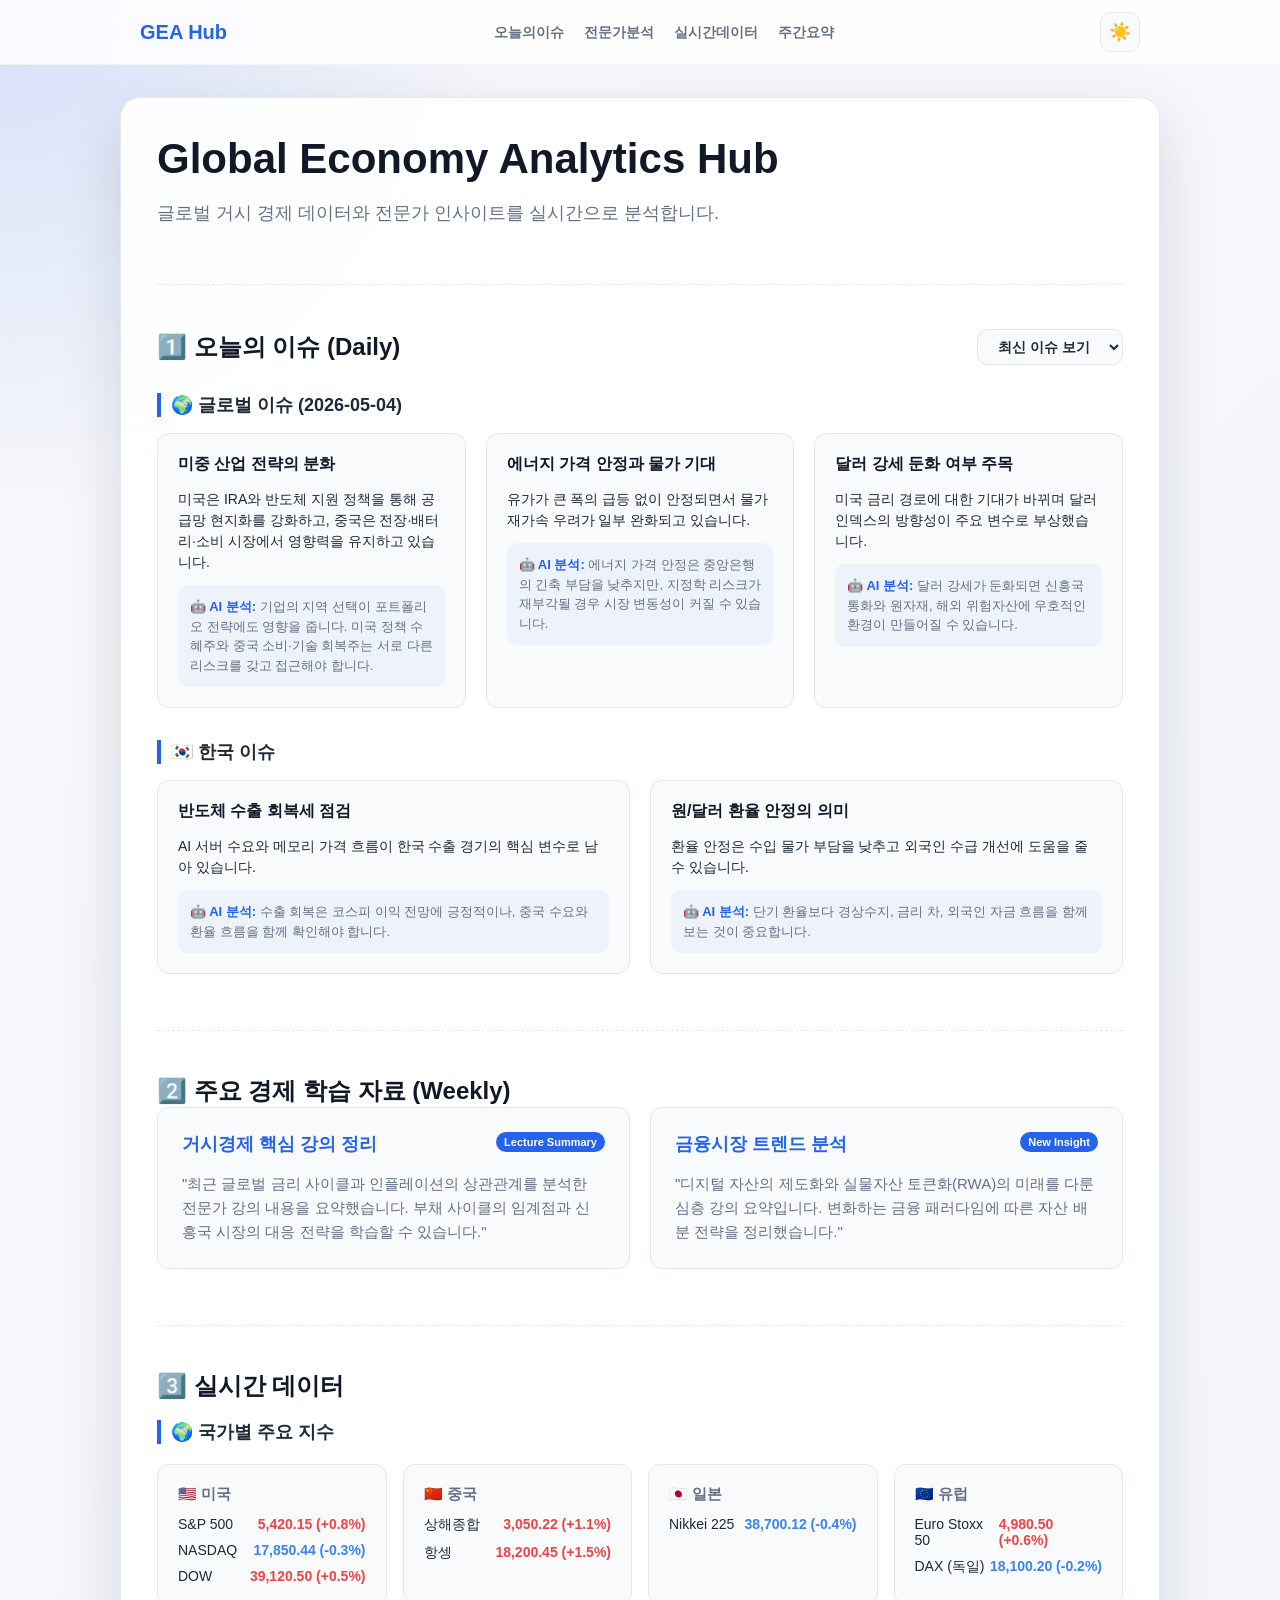
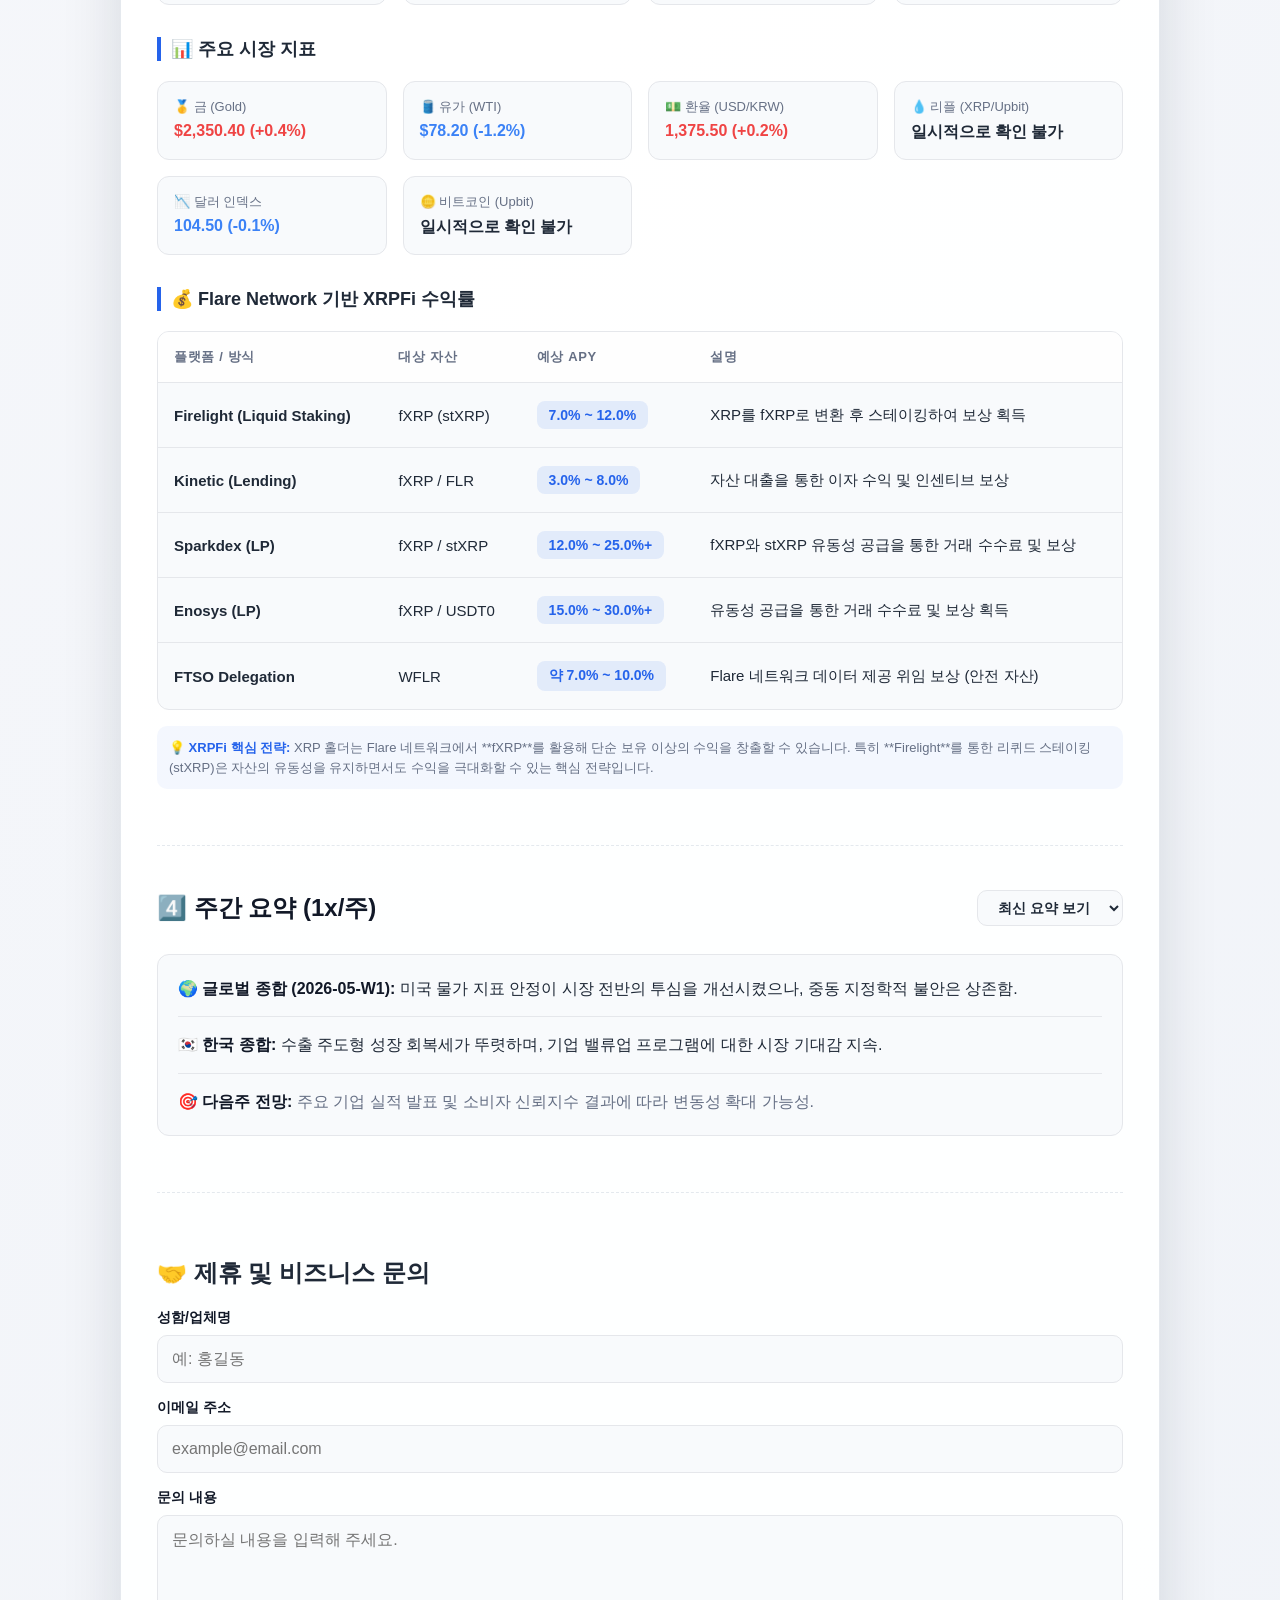
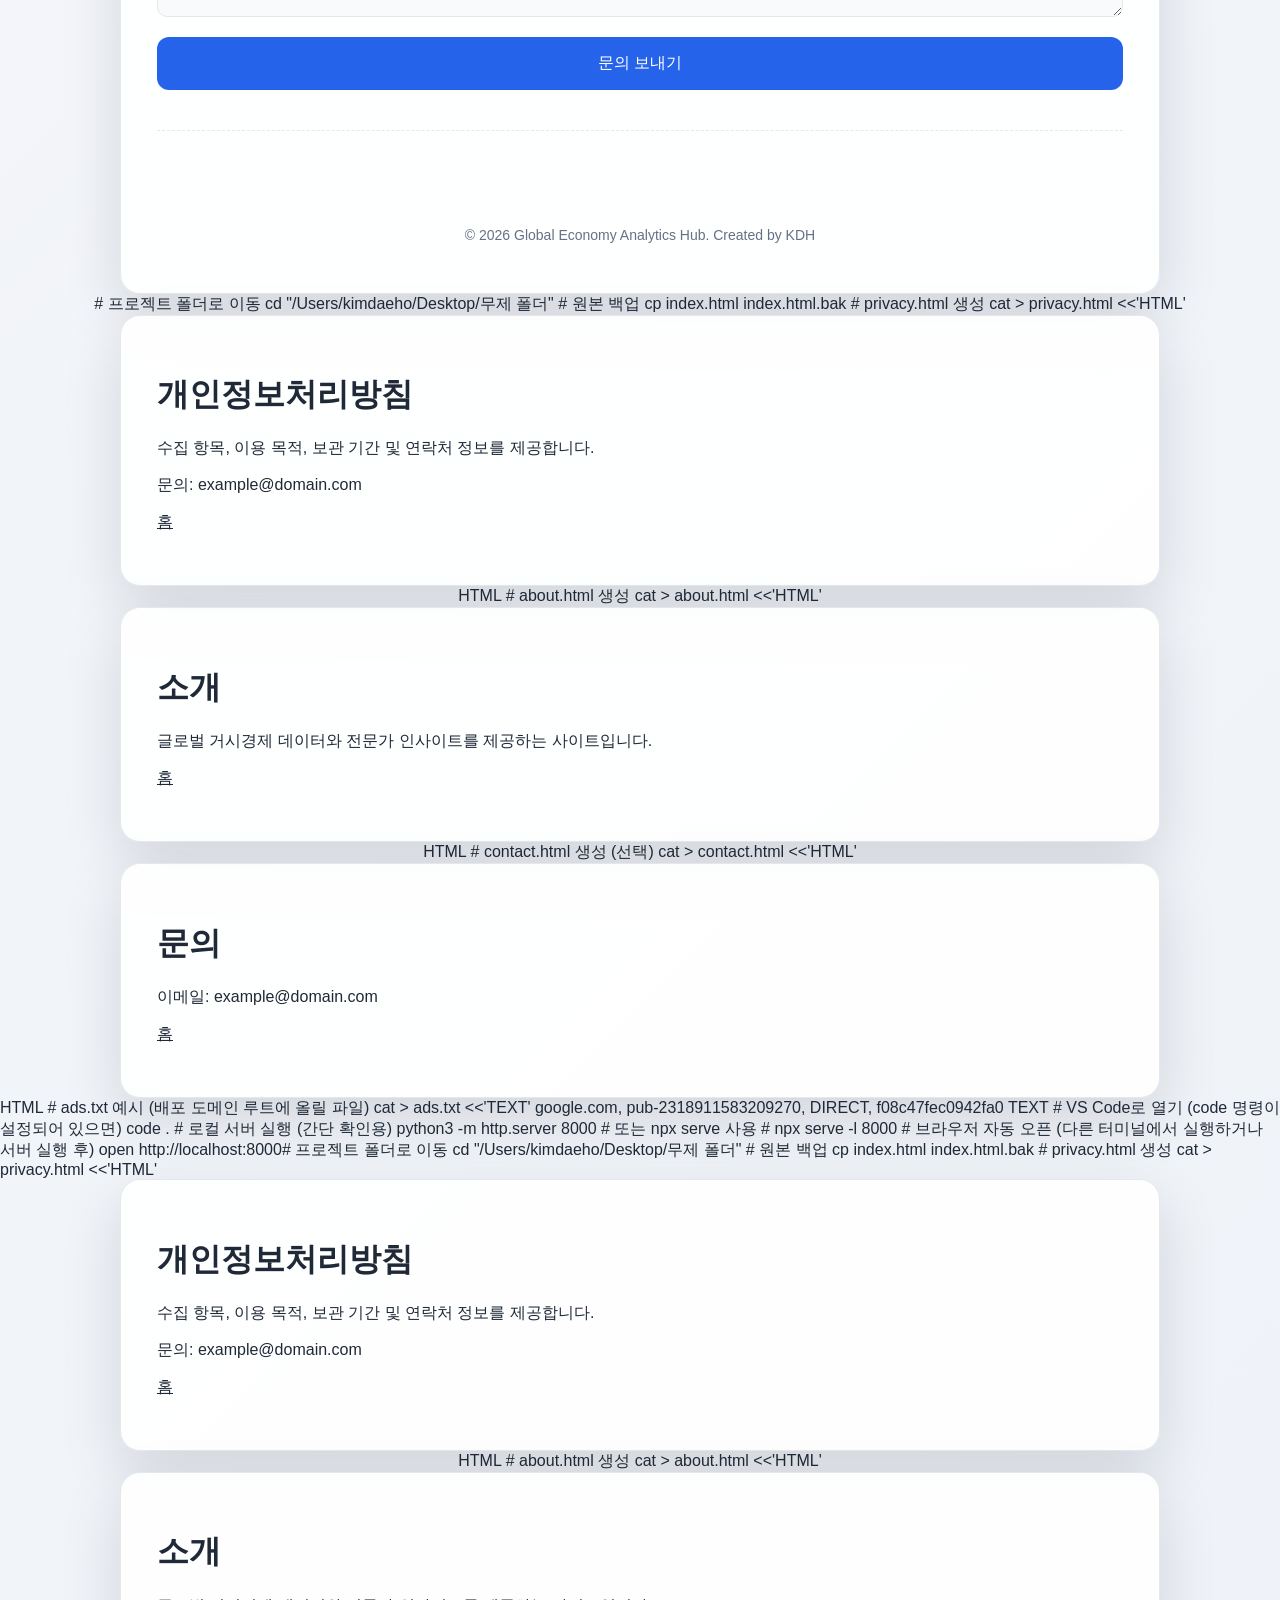
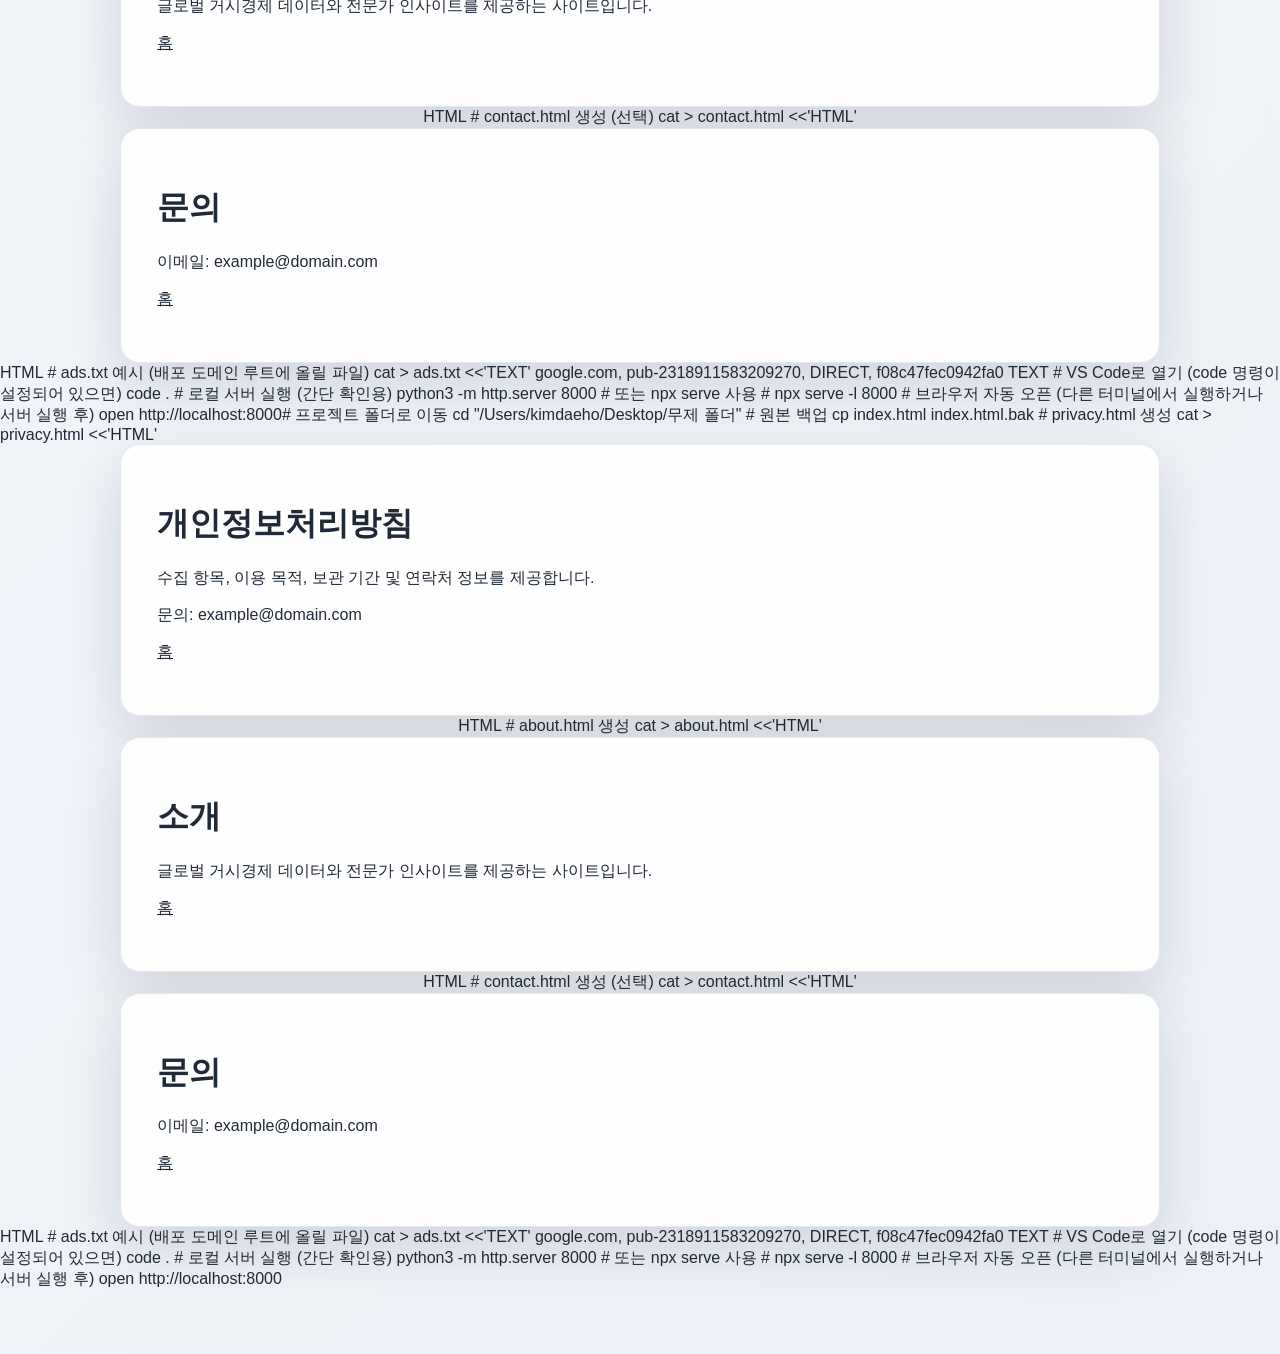
<file: index.html>
<!DOCTYPE html>
<html lang="ko">
<head>
    <script type="text/javascript">
    (function(c,l,a,r,i,t,y){
        c[a]=c[a]||function(){(c[a].q=c[a].q||[]).push(arguments)};
        t=l.createElement(r);t.async=1;t.src="https://www.clarity.ms/tag/"+i;
        y=l.getElementsByTagName(r)[0];y.parentNode.insertBefore(t,y);
    })(window, document, "clarity", "script", "wlubtld15a");
    </script>
<!-- Google tag (gtag.js) -->
<script async src="https://www.googletagmanager.com/gtag/js?id=G-5CZZ936JFN"></script>
<script>
  window.dataLayer = window.dataLayer || [];
  function gtag(){dataLayer.push(arguments);}
  gtag('js', new Date());

  gtag('config', 'G-5CZZ936JFN');
</script>

  <meta charset="UTF-8">
  <meta name="viewport" content="width=device-width, initial-scale=1.0">
  <title>Global Economy Analytics Hub</title>
  <meta name="google-adsense-account" content="ca-pub-2318911583209270">
  <script async src="https://pagead2.googlesyndication.com/pagead/js/adsbygoogle.js?client=ca-pub-2318911583209270"
     crossorigin="anonymous"></script>
  <link rel="stylesheet" href="style.css">
</head>

<body>
  <nav class="navbar">
    <div class="nav-container">
      <a href="#" class="nav-logo">GEA Hub</a>
      <ul class="nav-links">
        <li><a href="#daily-issue">오늘의이슈</a></li>
        <li><a href="#expert">전문가분석</a></li>
        <li><a href="#data">실시간데이터</a></li>
        <li><a href="#weekly">주간요약</a></li>
      </ul>
      <button id="modeToggle" class="mode-toggle" aria-label="다크 모드 토글">☀️</button>
    </div>
  </nav>

  <main class="container">
    <header class="hub-header">
      <h1>Global Economy Analytics Hub</h1>
      <p>글로벌 거시 경제 데이터와 전문가 인사이트를 실시간으로 분석합니다.</p>
    </header>

    <!-- 1️⃣ 오늘의 이슈 (Daily) -->
    <section id="daily-issue" class="info-section">
      <div class="section-header">
        <h2>1️⃣ 오늘의 이슈 (Daily)</h2>
        <div class="archive-selector">
          <select id="dailyDateSelector" aria-label="이전 이슈 선택">
            <option value="latest">최신 이슈 보기</option>
            <!-- Dates will be populated by JS -->
          </select>
        </div>
      </div>
      <div id="dailyContent">
        <!-- Dynamic Content -->
      </div>
    </section>

    <!-- 2️⃣ 주요 경제 학습 자료 (Weekly) -->
    <section id="expert" class="info-section">
      <h2>2️⃣ 주요 경제 학습 자료 (Weekly)</h2>
      <div class="expert-grid">
        <a href="learning.html" class="expert-card" style="text-decoration: none; display: block; cursor: pointer; transition: transform 0.2s;">
          <div class="expert-header">
            <h3>거시경제 핵심 강의 정리</h3>
            <span class="tag">Lecture Summary</span>
          </div>
          <p>"최근 글로벌 금리 사이클과 인플레이션의 상관관계를 분석한 전문가 강의 내용을 요약했습니다. 부채 사이클의 임계점과 신흥국 시장의 대응 전략을 학습할 수 있습니다."</p>
        </a>
        <a href="learning.html" class="expert-card" style="text-decoration: none; display: block; cursor: pointer; transition: transform 0.2s;">
          <div class="expert-header">
            <h3>금융시장 트렌드 분석</h3>
            <span class="tag">New Insight</span>
          </div>
          <p>"디지털 자산의 제도화와 실물자산 토큰화(RWA)의 미래를 다룬 심층 강의 요약입니다. 변화하는 금융 패러다임에 따른 자산 배분 전략을 정리했습니다."</p>
        </a>
      </div>
    </section>

    <!-- 3️⃣ 실시간 데이터 -->
    <section id="data" class="info-section">
      <h2>3️⃣ 실시간 데이터</h2>
      
      <div class="data-group">
        <h3>🌍 국가별 주요 지수</h3>
        <div class="market-grid">
          <div class="market-box">
            <h4>🇺🇸 미국</h4>
            <div class="market-data">
              <div class="data-row up"><span>S&P 500</span> <strong>5,420.15 (+0.8%)</strong></div>
              <div class="data-row down"><span>NASDAQ</span> <strong>17,850.44 (-0.3%)</strong></div>
              <div class="data-row up"><span>DOW</span> <strong>39,120.50 (+0.5%)</strong></div>
            </div>
          </div>
          <div class="market-box">
            <h4>🇨🇳 중국</h4>
            <div class="market-data">
              <div class="data-row up"><span>상해종합</span> <strong>3,050.22 (+1.1%)</strong></div>
              <div class="data-row up"><span>항셍</span> <strong>18,200.45 (+1.5%)</strong></div>
            </div>
          </div>
          <div class="market-box">
            <h4>🇯🇵 일본</h4>
            <div class="market-data">
              <div class="data-row down"><span>Nikkei 225</span> <strong>38,700.12 (-0.4%)</strong></div>
            </div>
          </div>
          <div class="market-box">
            <h4>🇪🇺 유럽</h4>
            <div class="market-data">
              <div class="data-row up"><span>Euro Stoxx 50</span> <strong>4,980.50 (+0.6%)</strong></div>
              <div class="data-row down"><span>DAX (독일)</span> <strong>18,100.20 (-0.2%)</strong></div>
            </div>
          </div>
        </div>
      </div>

      <div class="data-group" style="margin-top: 32px;">
        <h3>📊 주요 시장 지표</h3>
        <div class="market-grid">
          <div class="indicator-item">
            <span>🥇 금 (Gold)</span>
            <strong class="up">$2,350.40 (+0.4%)</strong>
          </div>
          <div class="indicator-item">
            <span>🛢️ 유가 (WTI)</span>
            <strong class="down">$78.20 (-1.2%)</strong>
          </div>
          <div class="indicator-item">
            <span>💵 환율 (USD/KRW)</span>
            <strong class="up">1,375.50 (+0.2%)</strong>
          </div>
          <div class="indicator-item">
            <span>💧 리플 (XRP/Upbit)</span>
            <strong id="xrpPriceDisplay" class="up">로딩 중...</strong>
          </div>
          <div class="indicator-item">
            <span>📉 달러 인덱스</span>
            <strong class="down">104.50 (-0.1%)</strong>
          </div>
          <div class="indicator-item">
            <span>🪙 비트코인 (Upbit)</span>
            <strong id="btcPriceDisplay" class="up">로딩 중...</strong>
          </div>
        </div>
      </div>

      <div class="data-group" style="margin-top: 32px;">
        <h3>💰 Flare Network 기반 XRPFi 수익률</h3>
        <div class="table-wrapper">
          <table class="data-table">
            <thead>
              <tr>
                <th>플랫폼 / 방식</th>
                <th>대상 자산</th>
                <th>예상 APY</th>
                <th>설명</th>
              </tr>
            </thead>
            <tbody>
              <tr>
                <td class="asset-name"><strong>Firelight (Liquid Staking)</strong></td>
                <td>fXRP (stXRP)</td>
                <td><span class="apy-badge">7.0% ~ 12.0%</span></td>
                <td>XRP를 fXRP로 변환 후 스테이킹하여 보상 획득</td>
              </tr>
              <tr>
                <td class="asset-name"><strong>Kinetic (Lending)</strong></td>
                <td>fXRP / FLR</td>
                <td><span class="apy-badge">3.0% ~ 8.0%</span></td>
                <td>자산 대출을 통한 이자 수익 및 인센티브 보상</td>
              </tr>
              <tr>
                <td class="asset-name"><strong>Sparkdex (LP)</strong></td>
                <td>fXRP / stXRP</td>
                <td><span class="apy-badge">12.0% ~ 25.0%+</span></td>
                <td>fXRP와 stXRP 유동성 공급을 통한 거래 수수료 및 보상</td>
              </tr>
              <tr>
                <td class="asset-name"><strong>Enosys (LP)</strong></td>
                <td>fXRP / USDT0</td>
                <td><span class="apy-badge">15.0% ~ 30.0%+</span></td>
                <td>유동성 공급을 통한 거래 수수료 및 보상 획득</td>
              </tr>
              <tr>
                <td class="asset-name"><strong>FTSO Delegation</strong></td>
                <td>WFLR</td>
                <td><span class="apy-badge">약 7.0% ~ 10.0%</span></td>
                <td>Flare 네트워크 데이터 제공 위임 보상 (안전 자산)</td>
              </tr>
            </tbody>
          </table>
        </div>
        <div class="ai-analysis" style="margin-top: 16px;">
          <strong>💡 XRPFi 핵심 전략:</strong> XRP 홀더는 Flare 네트워크에서 **fXRP**를 활용해 단순 보유 이상의 수익을 창출할 수 있습니다. 특히 **Firelight**를 통한 리퀴드 스테이킹(stXRP)은 자산의 유동성을 유지하면서도 수익을 극대화할 수 있는 핵심 전략입니다.
        </div>
      </div>
    </section>

    <!-- 4️⃣ 주간 요약 (1x/주) -->
    <section id="weekly" class="info-section">
      <div class="section-header">
        <h2>4️⃣ 주간 요약 (1x/주)</h2>
        <div class="archive-selector">
          <select id="weeklyDateSelector" aria-label="이전 요약 선택">
            <option value="latest">최신 요약 보기</option>
            <!-- Dates will be populated by JS -->
          </select>
        </div>
      </div>
      <div id="weeklyContent">
        <!-- Dynamic Content -->
      </div>
    </section>

    <section class="contact-section">
      <h2>🤝 제휴 및 비즈니스 문의</h2>
      <form id="contactForm" class="contact-form" action="https://formspree.io/f/xnjwjlny" method="POST">
        <div class="form-group">
          <label for="name">성함/업체명</label>
          <input type="text" id="name" name="name" placeholder="예: 홍길동" required>
        </div>
        <div class="form-group">
          <label for="email">이메일 주소</label>
          <input type="email" id="email" name="email" placeholder="example@email.com" required>
        </div>
        <div class="form-group">
          <label for="message">문의 내용</label>
          <textarea id="message" name="message" rows="4" placeholder="문의하실 내용을 입력해 주세요." required></textarea>
        </div>
        <button type="submit" class="submit-btn">문의 보내기</button>
      </form>
    </section>

    <section class="comments-section" style="margin-top: 40px; padding-top: 32px; border-top: 1px dashed var(--container-border);">
      <div id="disqus_thread"></div>
      <script>
          (function() {
          var d = document, s = d.createElement('script');
          s.src = 'https://productbuilder-f98wrz4nfr.disqus.com/embed.js';
          s.setAttribute('data-timestamp', +new Date());
          (d.head || d.body).appendChild(s);
          })();
      </script>
    </section>

    <footer class="footer">
      <p>&copy; 2026 Global Economy Analytics Hub. Created by KDH</p>
    </footer>
  </main>

  <script src="script.js"></script>
</body>
</html>
# 프로젝트 폴더로 이동
cd "/Users/kimdaeho/Desktop/무제 폴더"

# 원본 백업
cp index.html index.html.bak

# privacy.html 생성
cat > privacy.html <<'HTML'
<!doctype html>
<html lang="ko">
<head>
  <meta charset="utf-8">
  <meta name="viewport" content="width=device-width,initial-scale=1">
  <title>개인정보처리방침 - Global Economy Analytics Hub</title>
  <meta name="description" content="Global Economy Analytics Hub의 개인정보처리방침입니다.">
  <link rel="stylesheet" href="style.css">
</head>
<body>
  <main class="container">
    <h1>개인정보처리방침</h1>
    <p>수집 항목, 이용 목적, 보관 기간 및 연락처 정보를 제공합니다.</p>
    <p>문의: example@domain.com</p>
    <p><a href="index.html">홈</a></p>
  </main>
</body>
</html>
HTML

# about.html 생성
cat > about.html <<'HTML'
<!doctype html>
<html lang="ko">
<head>
  <meta charset="utf-8">
  <meta name="viewport" content="width=device-width,initial-scale=1">
  <title>소개 - Global Economy Analytics Hub</title>
  <meta name="description" content="Global Economy Analytics Hub 소개 페이지입니다.">
  <link rel="stylesheet" href="style.css">
</head>
<body>
  <main class="container">
    <h1>소개</h1>
    <p>글로벌 거시경제 데이터와 전문가 인사이트를 제공하는 사이트입니다.</p>
    <p><a href="index.html">홈</a></p>
  </main>
</body>
</html>
HTML

# contact.html 생성 (선택)
cat > contact.html <<'HTML'
<!doctype html>
<html lang="ko">
<head>
  <meta charset="utf-8">
  <meta name="viewport" content="width=device-width,initial-scale=1">
  <title>문의 - Global Economy Analytics Hub</title>
  <link rel="stylesheet" href="style.css">
</head>
<body>
  <main class="container">
    <h1>문의</h1>
    <p>이메일: example@domain.com</p>
    <p><a href="index.html">홈</a></p>
  </main>
</body>
</html>
HTML

# ads.txt 예시 (배포 도메인 루트에 올릴 파일)
cat > ads.txt <<'TEXT'
google.com, pub-2318911583209270, DIRECT, f08c47fec0942fa0
TEXT

# VS Code로 열기 (code 명령이 설정되어 있으면)
code .

# 로컬 서버 실행 (간단 확인용)
python3 -m http.server 8000

# 또는 npx serve 사용
# npx serve -l 8000

# 브라우저 자동 오픈 (다른 터미널에서 실행하거나 서버 실행 후)
open http://localhost:8000# 프로젝트 폴더로 이동
cd "/Users/kimdaeho/Desktop/무제 폴더"

# 원본 백업
cp index.html index.html.bak

# privacy.html 생성
cat > privacy.html <<'HTML'
<!doctype html>
<html lang="ko">
<head>
  <meta charset="utf-8">
  <meta name="viewport" content="width=device-width,initial-scale=1">
  <title>개인정보처리방침 - Global Economy Analytics Hub</title>
  <meta name="description" content="Global Economy Analytics Hub의 개인정보처리방침입니다.">
  <link rel="stylesheet" href="style.css">
</head>
<body>
  <main class="container">
    <h1>개인정보처리방침</h1>
    <p>수집 항목, 이용 목적, 보관 기간 및 연락처 정보를 제공합니다.</p>
    <p>문의: example@domain.com</p>
    <p><a href="index.html">홈</a></p>
  </main>
</body>
</html>
HTML

# about.html 생성
cat > about.html <<'HTML'
<!doctype html>
<html lang="ko">
<head>
  <meta charset="utf-8">
  <meta name="viewport" content="width=device-width,initial-scale=1">
  <title>소개 - Global Economy Analytics Hub</title>
  <meta name="description" content="Global Economy Analytics Hub 소개 페이지입니다.">
  <link rel="stylesheet" href="style.css">
</head>
<body>
  <main class="container">
    <h1>소개</h1>
    <p>글로벌 거시경제 데이터와 전문가 인사이트를 제공하는 사이트입니다.</p>
    <p><a href="index.html">홈</a></p>
  </main>
</body>
</html>
HTML

# contact.html 생성 (선택)
cat > contact.html <<'HTML'
<!doctype html>
<html lang="ko">
<head>
  <meta charset="utf-8">
  <meta name="viewport" content="width=device-width,initial-scale=1">
  <title>문의 - Global Economy Analytics Hub</title>
  <link rel="stylesheet" href="style.css">
</head>
<body>
  <main class="container">
    <h1>문의</h1>
    <p>이메일: example@domain.com</p>
    <p><a href="index.html">홈</a></p>
  </main>
</body>
</html>
HTML

# ads.txt 예시 (배포 도메인 루트에 올릴 파일)
cat > ads.txt <<'TEXT'
google.com, pub-2318911583209270, DIRECT, f08c47fec0942fa0
TEXT

# VS Code로 열기 (code 명령이 설정되어 있으면)
code .

# 로컬 서버 실행 (간단 확인용)
python3 -m http.server 8000

# 또는 npx serve 사용
# npx serve -l 8000

# 브라우저 자동 오픈 (다른 터미널에서 실행하거나 서버 실행 후)
open http://localhost:8000# 프로젝트 폴더로 이동
cd "/Users/kimdaeho/Desktop/무제 폴더"

# 원본 백업
cp index.html index.html.bak

# privacy.html 생성
cat > privacy.html <<'HTML'
<!doctype html>
<html lang="ko">
<head>
  <meta charset="utf-8">
  <meta name="viewport" content="width=device-width,initial-scale=1">
  <title>개인정보처리방침 - Global Economy Analytics Hub</title>
  <meta name="description" content="Global Economy Analytics Hub의 개인정보처리방침입니다.">
  <link rel="stylesheet" href="style.css">
</head>
<body>
  <main class="container">
    <h1>개인정보처리방침</h1>
    <p>수집 항목, 이용 목적, 보관 기간 및 연락처 정보를 제공합니다.</p>
    <p>문의: example@domain.com</p>
    <p><a href="index.html">홈</a></p>
  </main>
</body>
</html>
HTML

# about.html 생성
cat > about.html <<'HTML'
<!doctype html>
<html lang="ko">
<head>
  <meta charset="utf-8">
  <meta name="viewport" content="width=device-width,initial-scale=1">
  <title>소개 - Global Economy Analytics Hub</title>
  <meta name="description" content="Global Economy Analytics Hub 소개 페이지입니다.">
  <link rel="stylesheet" href="style.css">
</head>
<body>
  <main class="container">
    <h1>소개</h1>
    <p>글로벌 거시경제 데이터와 전문가 인사이트를 제공하는 사이트입니다.</p>
    <p><a href="index.html">홈</a></p>
  </main>
</body>
</html>
HTML

# contact.html 생성 (선택)
cat > contact.html <<'HTML'
<!doctype html>
<html lang="ko">
<head>
  <meta charset="utf-8">
  <meta name="viewport" content="width=device-width,initial-scale=1">
  <title>문의 - Global Economy Analytics Hub</title>
  <link rel="stylesheet" href="style.css">
</head>
<body>
  <main class="container">
    <h1>문의</h1>
    <p>이메일: example@domain.com</p>
    <p><a href="index.html">홈</a></p>
  </main>
</body>
</html>
HTML

# ads.txt 예시 (배포 도메인 루트에 올릴 파일)
cat > ads.txt <<'TEXT'
google.com, pub-2318911583209270, DIRECT, f08c47fec0942fa0
TEXT

# VS Code로 열기 (code 명령이 설정되어 있으면)
code .

# 로컬 서버 실행 (간단 확인용)
python3 -m http.server 8000

# 또는 npx serve 사용
# npx serve -l 8000

# 브라우저 자동 오픈 (다른 터미널에서 실행하거나 서버 실행 후)
open http://localhost:8000
</file>
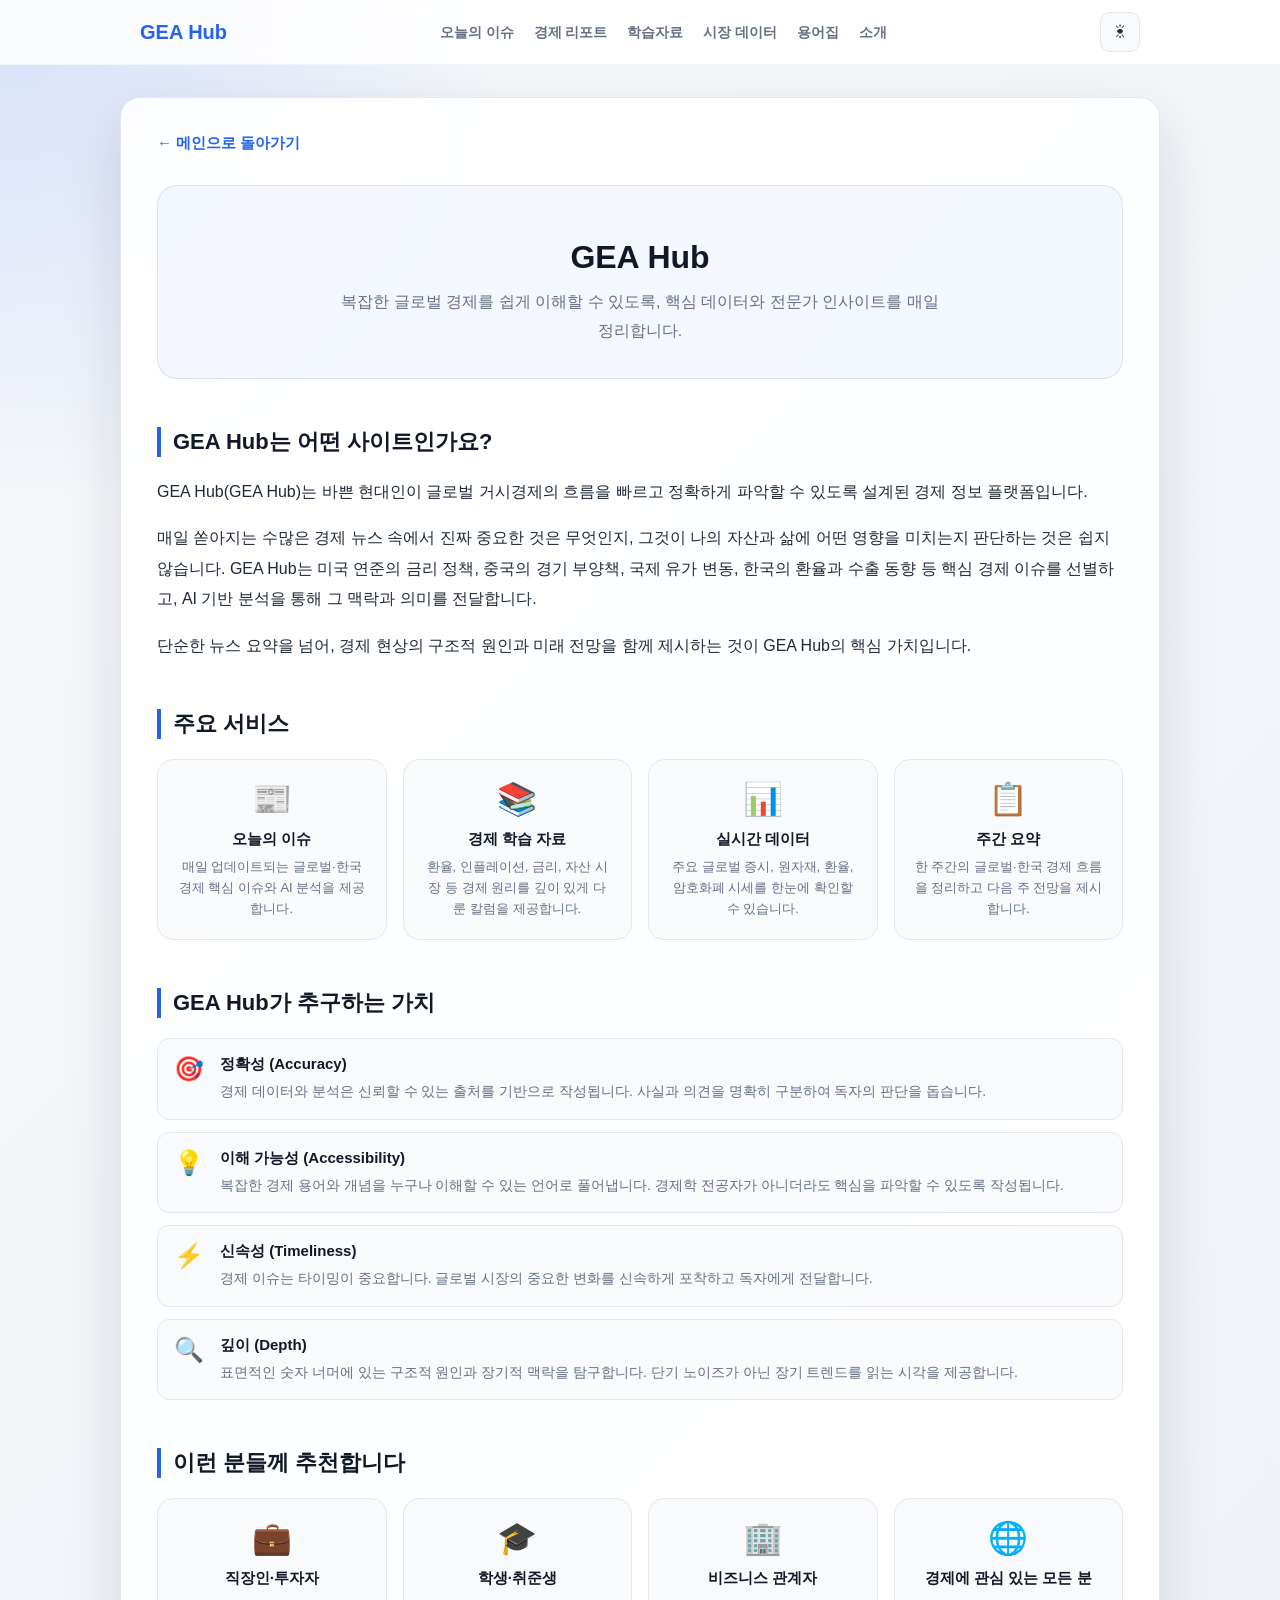
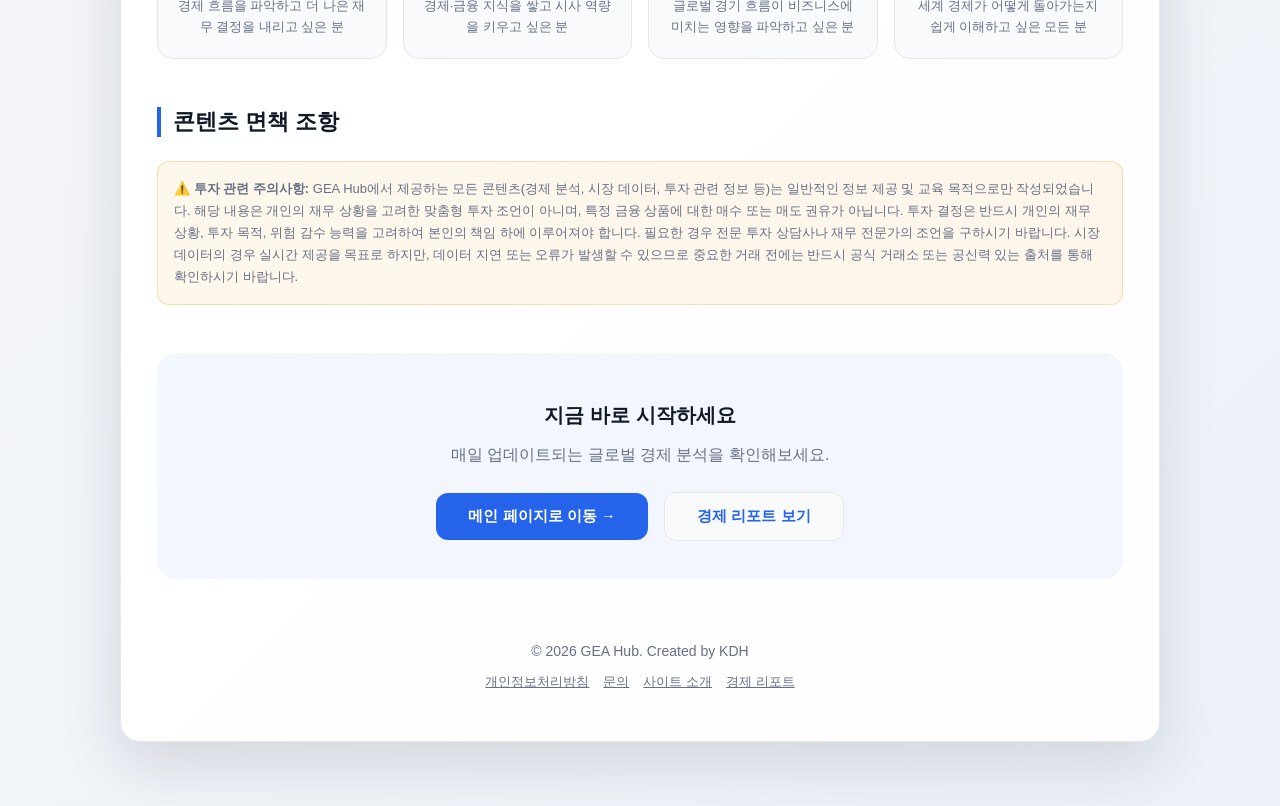
<file: about.html>
<!DOCTYPE html>
<html lang="ko">
<head>
    <script type="text/javascript">
    (function(c,l,a,r,i,t,y){
        c[a]=c[a]||function(){(c[a].q=c[a].q||[]).push(arguments)};
        t=l.createElement(r);t.async=1;t.src="https://www.clarity.ms/tag/"+i;
        y=l.getElementsByTagName(r)[0];y.parentNode.insertBefore(t,y);
    })(window, document, "clarity", "script", "wlubtld15a");
    </script>
<!-- Google tag (gtag.js) -->
<script async src="https://www.googletagmanager.com/gtag/js?id=G-5CZZ936JFN"></script>
<script>
  window.dataLayer = window.dataLayer || [];
  function gtag(){dataLayer.push(arguments);}
  gtag('js', new Date());

  gtag('config', 'G-5CZZ936JFN');
</script>

  <meta charset="UTF-8">
  <meta name="viewport" content="width=device-width, initial-scale=1.0">
  <title>사이트 소개 - GEA Hub</title>
  <meta name="description" content="GEA Hub는 글로벌 거시경제 데이터와 전문가 인사이트를 분석하는 경제 정보 플랫폼입니다.">
  <meta name="google-adsense-account" content="ca-pub-2318911583209270">
  <script async src="https://pagead2.googlesyndication.com/pagead/js/adsbygoogle.js?client=ca-pub-2318911583209270"
     crossorigin="anonymous"></script>
  <link rel="stylesheet" href="style.css">
  <style>
    .about-section {
      margin-bottom: 48px;
    }
    .about-section h2 {
      font-size: 22px;
      color: var(--text-header);
      margin-bottom: 20px;
      padding-left: 12px;
      border-left: 4px solid var(--accent-color);
    }
    .about-section p {
      font-size: 16px;
      line-height: 1.9;
      color: var(--text-primary);
      margin-bottom: 16px;
    }
    .feature-grid {
      display: grid;
      grid-template-columns: repeat(auto-fit, minmax(200px, 1fr));
      gap: 16px;
      margin-top: 20px;
    }
    .feature-card {
      padding: 20px;
      background: var(--set-bg);
      border: 1px solid var(--set-border);
      border-radius: 16px;
      text-align: center;
    }
    .feature-card .icon {
      font-size: 32px;
      margin-bottom: 12px;
    }
    .feature-card h3 {
      font-size: 15px;
      color: var(--text-header);
      margin: 0 0 8px;
    }
    .feature-card p {
      font-size: 13px;
      color: var(--text-secondary);
      line-height: 1.6;
      margin: 0;
    }
    .about-banner {
      padding: 32px;
      background: var(--ai-bg);
      border-radius: 20px;
      border: 1px solid var(--container-border);
      margin-bottom: 48px;
      text-align: center;
    }
    .about-banner h1 {
      font-size: clamp(22px, 4vw, 32px);
      color: var(--text-header);
      margin-bottom: 12px;
    }
    .about-banner p {
      font-size: 16px;
      color: var(--text-secondary);
      line-height: 1.8;
      max-width: 600px;
      margin: 0 auto;
    }
    .values-list {
      display: grid;
      gap: 12px;
      margin-top: 20px;
    }
    .value-item {
      display: flex;
      gap: 16px;
      align-items: flex-start;
      padding: 16px;
      background: var(--set-bg);
      border-radius: 12px;
      border: 1px solid var(--set-border);
    }
    .value-icon {
      font-size: 24px;
      flex-shrink: 0;
    }
    .value-item h3 {
      font-size: 15px;
      color: var(--text-header);
      margin: 0 0 6px;
    }
    .value-item p {
      font-size: 14px;
      color: var(--text-secondary);
      margin: 0;
      line-height: 1.6;
    }
    .cta-box {
      text-align: center;
      padding: 32px;
      background: var(--ai-bg);
      border-radius: 20px;
      margin-top: 48px;
    }
    .cta-box h2 {
      font-size: 20px;
      color: var(--text-header);
      margin-bottom: 12px;
    }
    .cta-box p {
      color: var(--text-secondary);
      margin-bottom: 20px;
    }
    .cta-btn {
      display: inline-block;
      padding: 14px 32px;
      margin: 6px;
      background: var(--accent-color);
      color: white;
      text-decoration: none;
      border-radius: 12px;
      font-weight: bold;
      font-size: 15px;
      transition: opacity 0.2s;
    }
    .secondary-cta {
      color: var(--accent-color);
      background: var(--set-bg);
      border: 1px solid var(--set-border);
    }
    .cta-btn:hover { opacity: 0.85; }
    .back-link {
      display: inline-flex;
      align-items: center;
      gap: 8px;
      color: var(--accent-color);
      text-decoration: none;
      font-weight: bold;
      font-size: 15px;
      margin-bottom: 32px;
    }
    .back-link:hover { text-decoration: underline; }
    .disclaimer {
      padding: 16px;
      background: rgba(245, 158, 11, 0.08);
      border: 1px solid rgba(245, 158, 11, 0.3);
      border-radius: 12px;
      font-size: 13px;
      color: var(--text-secondary);
      line-height: 1.7;
      margin-top: 24px;
    }
  </style>
</head>

<body>
  <nav class="navbar">
    <div class="nav-container">
      <a href="index.html" class="nav-logo">GEA Hub</a>
      <ul class="nav-links">
        <li><a href="daily.html">오늘의 이슈</a></li>
        <li><a href="articles.html">경제 리포트</a></li>
        <li><a href="learning.html">학습자료</a></li>
        <li><a href="market.html">시장 데이터</a></li>
        <li><a href="glossary.html">용어집</a></li>
        <li><a href="about.html">소개</a></li>
      </ul>
      <button id="modeToggle" class="mode-toggle" aria-label="다크 모드 토글" title="화면 모드 변경">☀</button>
    </div>
  </nav>

  <main class="container">
    <a href="index.html" class="back-link">← 메인으로 돌아가기</a>

    <div class="about-banner">
      <h1>GEA Hub</h1>
      <p>복잡한 글로벌 경제를 쉽게 이해할 수 있도록, 핵심 데이터와 전문가 인사이트를 매일 정리합니다.</p>
    </div>

    <div class="about-section">
      <h2>GEA Hub는 어떤 사이트인가요?</h2>
      <p>
        GEA Hub(GEA Hub)는 바쁜 현대인이 글로벌 거시경제의 흐름을 빠르고 정확하게 파악할 수 있도록 설계된 경제 정보 플랫폼입니다.
      </p>
      <p>
        매일 쏟아지는 수많은 경제 뉴스 속에서 진짜 중요한 것은 무엇인지, 그것이 나의 자산과 삶에 어떤 영향을 미치는지 판단하는 것은 쉽지 않습니다. GEA Hub는 미국 연준의 금리 정책, 중국의 경기 부양책, 국제 유가 변동, 한국의 환율과 수출 동향 등 핵심 경제 이슈를 선별하고, AI 기반 분석을 통해 그 맥락과 의미를 전달합니다.
      </p>
      <p>
        단순한 뉴스 요약을 넘어, 경제 현상의 구조적 원인과 미래 전망을 함께 제시하는 것이 GEA Hub의 핵심 가치입니다.
      </p>
    </div>

    <div class="about-section">
      <h2>주요 서비스</h2>
      <div class="feature-grid">
        <div class="feature-card">
          <div class="icon">📰</div>
          <h3>오늘의 이슈</h3>
          <p>매일 업데이트되는 글로벌·한국 경제 핵심 이슈와 AI 분석을 제공합니다.</p>
        </div>
        <div class="feature-card">
          <div class="icon">📚</div>
          <h3>경제 학습 자료</h3>
          <p>환율, 인플레이션, 금리, 자산 시장 등 경제 원리를 깊이 있게 다룬 칼럼을 제공합니다.</p>
        </div>
        <div class="feature-card">
          <div class="icon">📊</div>
          <h3>실시간 데이터</h3>
          <p>주요 글로벌 증시, 원자재, 환율, 암호화폐 시세를 한눈에 확인할 수 있습니다.</p>
        </div>
        <div class="feature-card">
          <div class="icon">📋</div>
          <h3>주간 요약</h3>
          <p>한 주간의 글로벌·한국 경제 흐름을 정리하고 다음 주 전망을 제시합니다.</p>
        </div>
      </div>
    </div>

    <div class="about-section">
      <h2>GEA Hub가 추구하는 가치</h2>
      <div class="values-list">
        <div class="value-item">
          <div class="value-icon">🎯</div>
          <div>
            <h3>정확성 (Accuracy)</h3>
            <p>경제 데이터와 분석은 신뢰할 수 있는 출처를 기반으로 작성됩니다. 사실과 의견을 명확히 구분하여 독자의 판단을 돕습니다.</p>
          </div>
        </div>
        <div class="value-item">
          <div class="value-icon">💡</div>
          <div>
            <h3>이해 가능성 (Accessibility)</h3>
            <p>복잡한 경제 용어와 개념을 누구나 이해할 수 있는 언어로 풀어냅니다. 경제학 전공자가 아니더라도 핵심을 파악할 수 있도록 작성됩니다.</p>
          </div>
        </div>
        <div class="value-item">
          <div class="value-icon">⚡</div>
          <div>
            <h3>신속성 (Timeliness)</h3>
            <p>경제 이슈는 타이밍이 중요합니다. 글로벌 시장의 중요한 변화를 신속하게 포착하고 독자에게 전달합니다.</p>
          </div>
        </div>
        <div class="value-item">
          <div class="value-icon">🔍</div>
          <div>
            <h3>깊이 (Depth)</h3>
            <p>표면적인 숫자 너머에 있는 구조적 원인과 장기적 맥락을 탐구합니다. 단기 노이즈가 아닌 장기 트렌드를 읽는 시각을 제공합니다.</p>
          </div>
        </div>
      </div>
    </div>

    <div class="about-section">
      <h2>이런 분들께 추천합니다</h2>
      <div class="feature-grid">
        <div class="feature-card">
          <div class="icon">💼</div>
          <h3>직장인·투자자</h3>
          <p>경제 흐름을 파악하고 더 나은 재무 결정을 내리고 싶은 분</p>
        </div>
        <div class="feature-card">
          <div class="icon">🎓</div>
          <h3>학생·취준생</h3>
          <p>경제·금융 지식을 쌓고 시사 역량을 키우고 싶은 분</p>
        </div>
        <div class="feature-card">
          <div class="icon">🏢</div>
          <h3>비즈니스 관계자</h3>
          <p>글로벌 경기 흐름이 비즈니스에 미치는 영향을 파악하고 싶은 분</p>
        </div>
        <div class="feature-card">
          <div class="icon">🌐</div>
          <h3>경제에 관심 있는 모든 분</h3>
          <p>세계 경제가 어떻게 돌아가는지 쉽게 이해하고 싶은 모든 분</p>
        </div>
      </div>
    </div>

    <div class="about-section">
      <h2>콘텐츠 면책 조항</h2>
      <div class="disclaimer">
        <strong>⚠️ 투자 관련 주의사항:</strong> GEA Hub에서 제공하는 모든 콘텐츠(경제 분석, 시장 데이터, 투자 관련 정보 등)는 일반적인 정보 제공 및 교육 목적으로만 작성되었습니다. 해당 내용은 개인의 재무 상황을 고려한 맞춤형 투자 조언이 아니며, 특정 금융 상품에 대한 매수 또는 매도 권유가 아닙니다.
        투자 결정은 반드시 개인의 재무 상황, 투자 목적, 위험 감수 능력을 고려하여 본인의 책임 하에 이루어져야 합니다. 필요한 경우 전문 투자 상담사나 재무 전문가의 조언을 구하시기 바랍니다.
        시장 데이터의 경우 실시간 제공을 목표로 하지만, 데이터 지연 또는 오류가 발생할 수 있으므로 중요한 거래 전에는 반드시 공식 거래소 또는 공신력 있는 출처를 통해 확인하시기 바랍니다.
      </div>
    </div>

    <div class="cta-box">
      <h2>지금 바로 시작하세요</h2>
      <p>매일 업데이트되는 글로벌 경제 분석을 확인해보세요.</p>
      <a href="index.html" class="cta-btn">메인 페이지로 이동 →</a>
      <a href="articles.html" class="cta-btn secondary-cta">경제 리포트 보기</a>
    </div>

    <footer class="footer">
      <p>&copy; 2026 GEA Hub. Created by KDH</p>
      <p class="footer-links">
        <a href="privacy.html">개인정보처리방침</a>
        <a href="contact.html">문의</a>
        <a href="about.html">사이트 소개</a>
        <a href="articles.html">경제 리포트</a>
      </p>
    </footer>
  </main>

  <script>
    const modeToggle = document.getElementById("modeToggle");
    function initDarkMode() {
      const isDark = localStorage.getItem("darkMode") === "true" ||
                     (!localStorage.getItem("darkMode") && window.matchMedia("(prefers-color-scheme: dark)").matches);
      if (isDark) { document.body.classList.add("dark-mode"); modeToggle.textContent = "☾"; }
    }
    modeToggle.addEventListener("click", () => {
      const isDark = document.body.classList.toggle("dark-mode");
      localStorage.setItem("darkMode", isDark);
      modeToggle.textContent = isDark ? "☾" : "☀";
    });
    initDarkMode();
  </script>
</body>
</html>
</file>
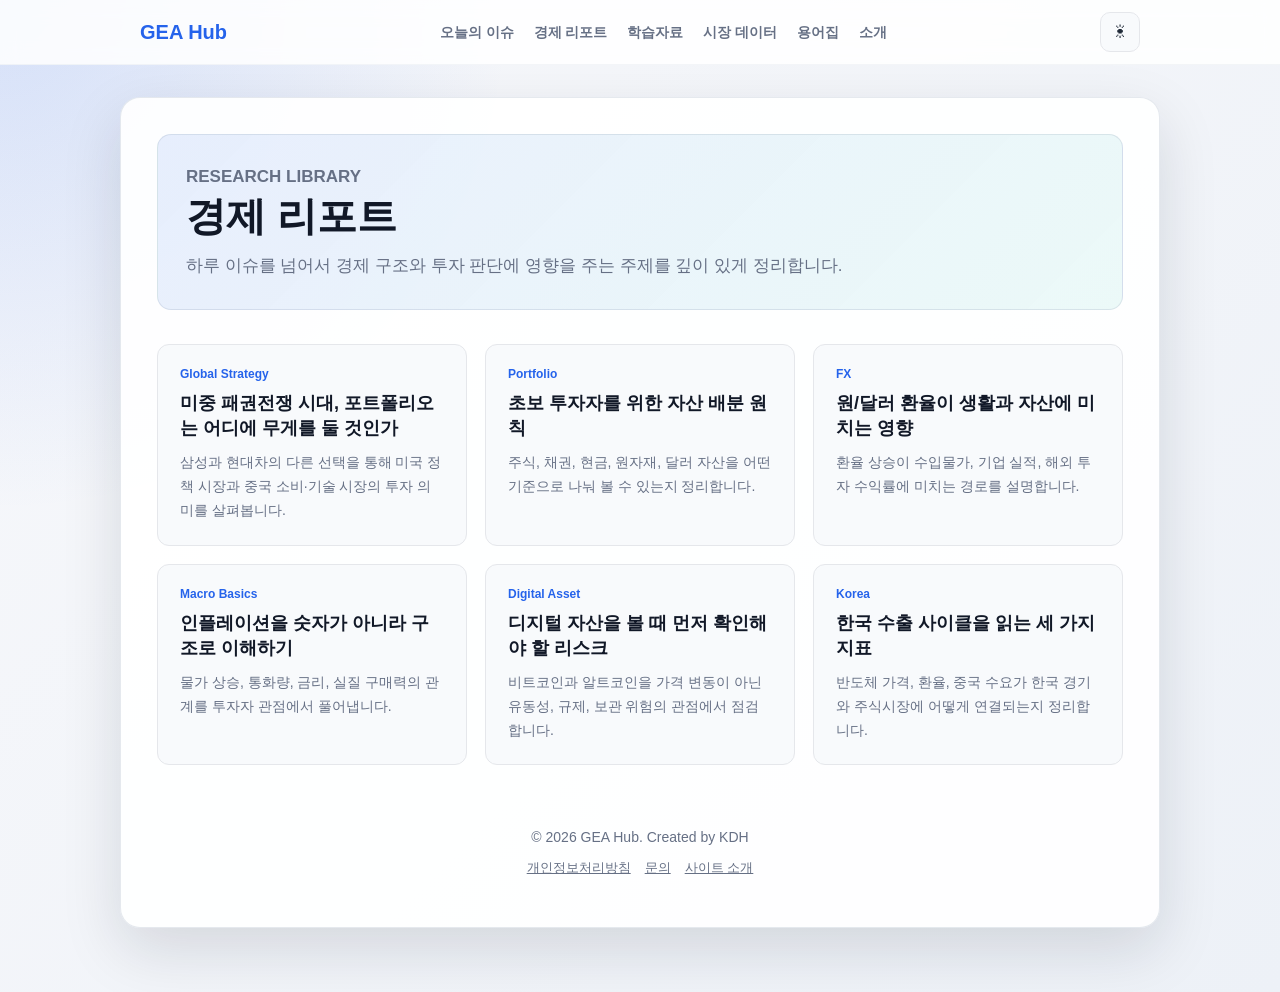
<file: articles.html>
<!DOCTYPE html>
<html lang="ko">
<head>
    <script type="text/javascript">
    (function(c,l,a,r,i,t,y){
        c[a]=c[a]||function(){(c[a].q=c[a].q||[]).push(arguments)};
        t=l.createElement(r);t.async=1;t.src="https://www.clarity.ms/tag/"+i;
        y=l.getElementsByTagName(r)[0];y.parentNode.insertBefore(t,y);
    })(window, document, "clarity", "script", "wlubtld15a");
    </script>
<!-- Google tag (gtag.js) -->
<script async src="https://www.googletagmanager.com/gtag/js?id=G-5CZZ936JFN"></script>
<script>
  window.dataLayer = window.dataLayer || [];
  function gtag(){dataLayer.push(arguments);}
  gtag('js', new Date());

  gtag('config', 'G-5CZZ936JFN');
</script>

  <meta charset="UTF-8">
  <meta name="viewport" content="width=device-width, initial-scale=1.0">
  <title>경제 리포트 - GEA Hub</title>
  <meta name="description" content="미중 패권전쟁, 자산 배분, 환율, 인플레이션, 디지털 자산 등 핵심 경제 주제를 정리한 리포트 모음입니다.">
  <meta name="google-adsense-account" content="ca-pub-2318911583209270">
  <script async src="https://pagead2.googlesyndication.com/pagead/js/adsbygoogle.js?client=ca-pub-2318911583209270"
     crossorigin="anonymous"></script>
  <link rel="stylesheet" href="style.css">
</head>
<body>
  <nav class="navbar">
    <div class="nav-container">
      <a href="index.html" class="nav-logo">GEA Hub</a>
      <ul class="nav-links">
        <li><a href="daily.html">오늘의 이슈</a></li>
        <li><a href="articles.html">경제 리포트</a></li>
        <li><a href="learning.html">학습자료</a></li>
        <li><a href="market.html">시장 데이터</a></li>
        <li><a href="glossary.html">용어집</a></li>
        <li><a href="about.html">소개</a></li>
      </ul>
      <button id="modeToggle" class="mode-toggle" aria-label="다크 모드 토글" title="화면 모드 변경">☀</button>
    </div>
  </nav>

  <main class="container">
    <header class="page-intro">
      <p class="eyebrow">Research Library</p>
      <h1>경제 리포트</h1>
      <p>하루 이슈를 넘어서 경제 구조와 투자 판단에 영향을 주는 주제를 깊이 있게 정리합니다.</p>
    </header>

    <section class="content-grid">
      <a href="report-us-china.html" class="content-card">
        <span class="meta-line">Global Strategy</span>
        <h3>미중 패권전쟁 시대, 포트폴리오는 어디에 무게를 둘 것인가</h3>
        <p>삼성과 현대차의 다른 선택을 통해 미국 정책 시장과 중국 소비·기술 시장의 투자 의미를 살펴봅니다.</p>
      </a>
      <a href="report-asset-allocation.html" class="content-card">
        <span class="meta-line">Portfolio</span>
        <h3>초보 투자자를 위한 자산 배분 원칙</h3>
        <p>주식, 채권, 현금, 원자재, 달러 자산을 어떤 기준으로 나눠 볼 수 있는지 정리합니다.</p>
      </a>
      <a href="report-fx-risk.html" class="content-card">
        <span class="meta-line">FX</span>
        <h3>원/달러 환율이 생활과 자산에 미치는 영향</h3>
        <p>환율 상승이 수입물가, 기업 실적, 해외 투자 수익률에 미치는 경로를 설명합니다.</p>
      </a>
      <a href="report-inflation.html" class="content-card">
        <span class="meta-line">Macro Basics</span>
        <h3>인플레이션을 숫자가 아니라 구조로 이해하기</h3>
        <p>물가 상승, 통화량, 금리, 실질 구매력의 관계를 투자자 관점에서 풀어냅니다.</p>
      </a>
      <a href="report-crypto-risk.html" class="content-card">
        <span class="meta-line">Digital Asset</span>
        <h3>디지털 자산을 볼 때 먼저 확인해야 할 리스크</h3>
        <p>비트코인과 알트코인을 가격 변동이 아닌 유동성, 규제, 보관 위험의 관점에서 점검합니다.</p>
      </a>
      <a href="report-korea-export.html" class="content-card">
        <span class="meta-line">Korea</span>
        <h3>한국 수출 사이클을 읽는 세 가지 지표</h3>
        <p>반도체 가격, 환율, 중국 수요가 한국 경기와 주식시장에 어떻게 연결되는지 정리합니다.</p>
      </a>
    </section>

    <footer class="footer">
      <p>&copy; 2026 GEA Hub. Created by KDH</p>
      <p class="footer-links">
        <a href="privacy.html">개인정보처리방침</a>
        <a href="contact.html">문의</a>
        <a href="about.html">사이트 소개</a>
      </p>
    </footer>
  </main>
  <script src="theme.js"></script>
</body>
</html>
</file>
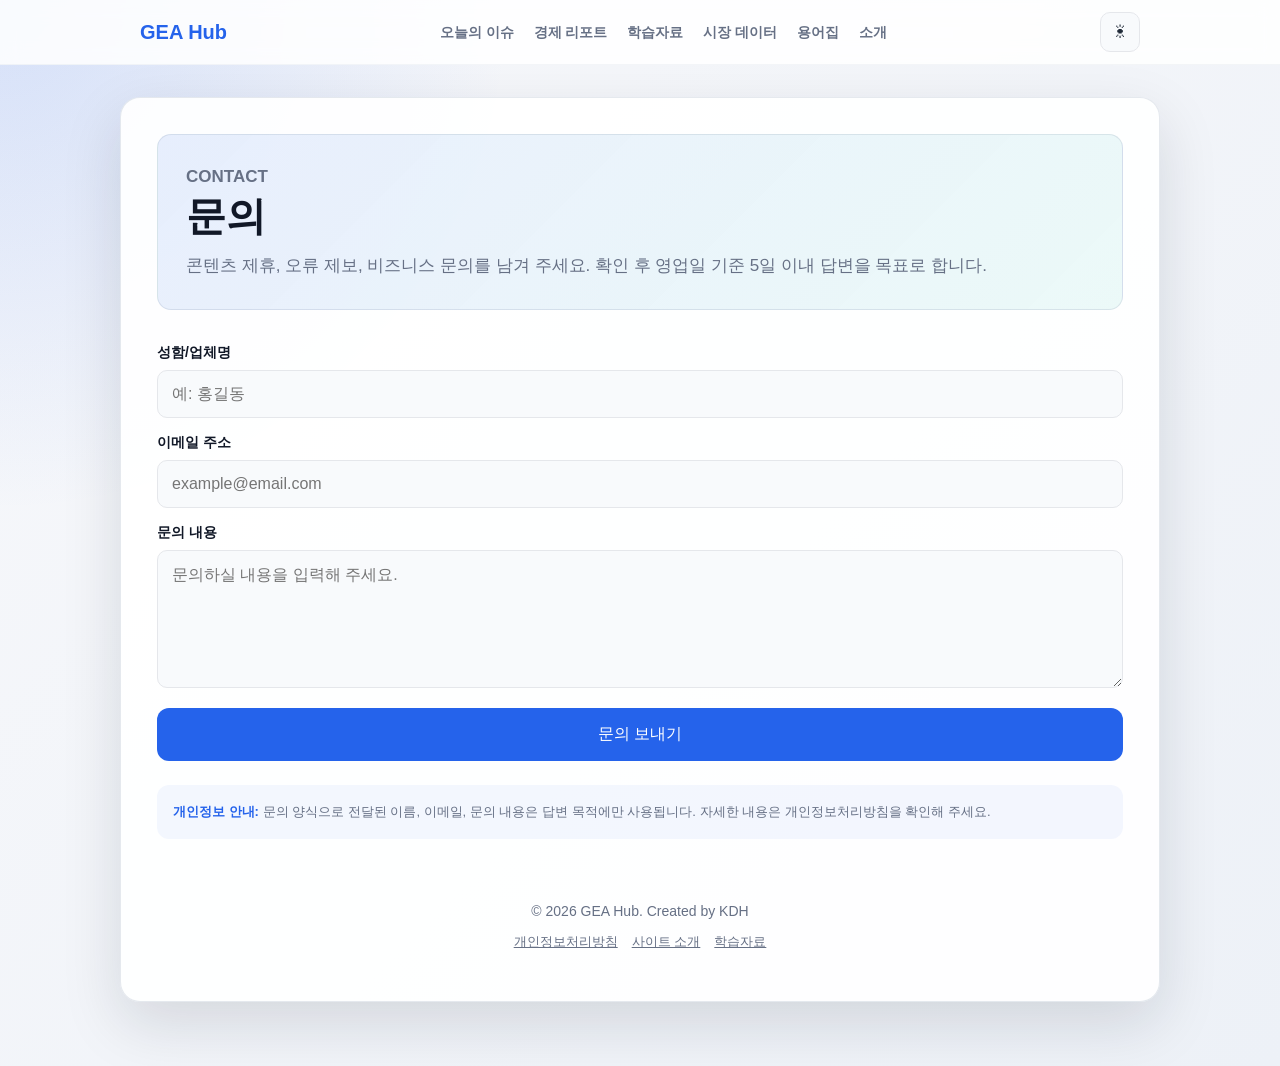
<file: contact.html>
<!DOCTYPE html>
<html lang="ko">
<head>
    <script type="text/javascript">
    (function(c,l,a,r,i,t,y){
        c[a]=c[a]||function(){(c[a].q=c[a].q||[]).push(arguments)};
        t=l.createElement(r);t.async=1;t.src="https://www.clarity.ms/tag/"+i;
        y=l.getElementsByTagName(r)[0];y.parentNode.insertBefore(t,y);
    })(window, document, "clarity", "script", "wlubtld15a");
    </script>
<!-- Google tag (gtag.js) -->
<script async src="https://www.googletagmanager.com/gtag/js?id=G-5CZZ936JFN"></script>
<script>
  window.dataLayer = window.dataLayer || [];
  function gtag(){dataLayer.push(arguments);}
  gtag('js', new Date());

  gtag('config', 'G-5CZZ936JFN');
</script>

  <meta charset="UTF-8">
  <meta name="viewport" content="width=device-width, initial-scale=1.0">
  <title>문의 - GEA Hub</title>
  <meta name="description" content="GEA Hub 제휴, 콘텐츠, 비즈니스 문의 페이지입니다.">
  <meta name="google-adsense-account" content="ca-pub-2318911583209270">
  <script async src="https://pagead2.googlesyndication.com/pagead/js/adsbygoogle.js?client=ca-pub-2318911583209270"
     crossorigin="anonymous"></script>
  <link rel="stylesheet" href="style.css">
</head>
<body>
  <nav class="navbar">
    <div class="nav-container">
      <a href="index.html" class="nav-logo">GEA Hub</a>
      <ul class="nav-links">
        <li><a href="daily.html">오늘의 이슈</a></li>
        <li><a href="articles.html">경제 리포트</a></li>
        <li><a href="learning.html">학습자료</a></li>
        <li><a href="market.html">시장 데이터</a></li>
        <li><a href="glossary.html">용어집</a></li>
        <li><a href="about.html">소개</a></li>
      </ul>
      <button id="modeToggle" class="mode-toggle" aria-label="다크 모드 토글" title="화면 모드 변경">☀</button>
    </div>
  </nav>

  <main class="container">
    <header class="page-intro">
      <p class="eyebrow">Contact</p>
      <h1>문의</h1>
      <p>콘텐츠 제휴, 오류 제보, 비즈니스 문의를 남겨 주세요. 확인 후 영업일 기준 5일 이내 답변을 목표로 합니다.</p>
    </header>

    <form id="contactForm" class="contact-form" action="https://formspree.io/f/xnjwjlny" method="POST">
      <div class="form-group">
        <label for="name">성함/업체명</label>
        <input type="text" id="name" name="name" placeholder="예: 홍길동" required>
      </div>
      <div class="form-group">
        <label for="email">이메일 주소</label>
        <input type="email" id="email" name="email" placeholder="example@email.com" required>
      </div>
      <div class="form-group">
        <label for="message">문의 내용</label>
        <textarea id="message" name="message" rows="6" placeholder="문의하실 내용을 입력해 주세요." required></textarea>
      </div>
      <button type="submit" class="submit-btn">문의 보내기</button>
    </form>

    <div class="source-box">
      <strong>개인정보 안내:</strong> 문의 양식으로 전달된 이름, 이메일, 문의 내용은 답변 목적에만 사용됩니다. 자세한 내용은 개인정보처리방침을 확인해 주세요.
    </div>

    <footer class="footer">
      <p>&copy; 2026 GEA Hub. Created by KDH</p>
      <p class="footer-links">
        <a href="privacy.html">개인정보처리방침</a>
        <a href="about.html">사이트 소개</a>
        <a href="learning.html">학습자료</a>
      </p>
    </footer>
  </main>
  <script src="theme.js"></script>
</body>
</html>
</file>
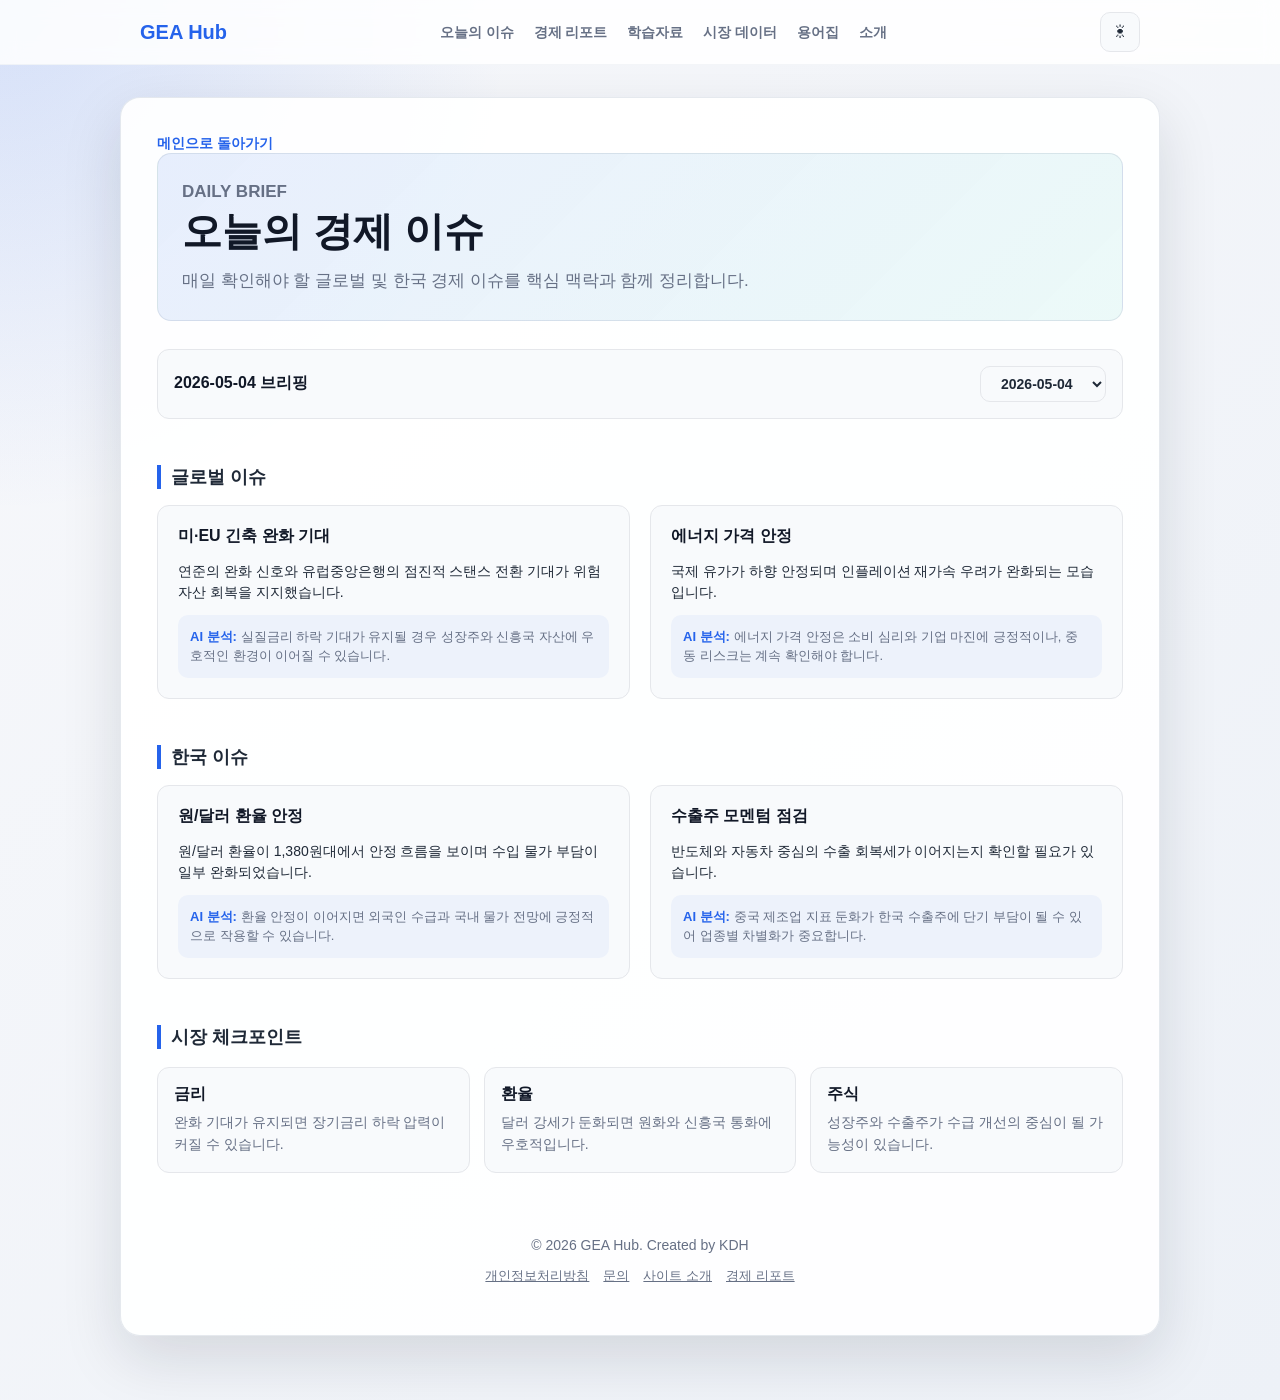
<file: daily.html>
<!DOCTYPE html>
<html lang="ko">
<head>
    <script type="text/javascript">
    (function(c,l,a,r,i,t,y){
        c[a]=c[a]||function(){(c[a].q=c[a].q||[]).push(arguments)};
        t=l.createElement(r);t.async=1;t.src="https://www.clarity.ms/tag/"+i;
        y=l.getElementsByTagName(r)[0];y.parentNode.insertBefore(t,y);
    })(window, document, "clarity", "script", "wlubtld15a");
    </script>
<!-- Google tag (gtag.js) -->
<script async src="https://www.googletagmanager.com/gtag/js?id=G-5CZZ936JFN"></script>
<script>
  window.dataLayer = window.dataLayer || [];
  function gtag(){dataLayer.push(arguments);}
  gtag('js', new Date());

  gtag('config', 'G-5CZZ936JFN');
</script>

  <meta charset="UTF-8">
  <meta name="viewport" content="width=device-width, initial-scale=1.0">
  <title>오늘의 이슈 - GEA Hub</title>
  <meta name="description" content="오늘의 글로벌 및 한국 경제 핵심 이슈와 시장에 미치는 영향을 정리합니다.">
  <meta name="google-adsense-account" content="ca-pub-2318911583209270">
  <script async src="https://pagead2.googlesyndication.com/pagead/js/adsbygoogle.js?client=ca-pub-2318911583209270"
     crossorigin="anonymous"></script>
  <link rel="stylesheet" href="style.css">
  <style>
    .daily-layout {
      display: grid;
      gap: 28px;
    }

    .daily-lead {
      padding: 24px;
      background: var(--hero-bg);
      border: 1px solid var(--container-border);
      border-radius: 14px;
    }

    .daily-lead h1 {
      margin: 0 0 12px;
      color: var(--text-header);
      font-size: clamp(28px, 5vw, 40px);
      line-height: 1.2;
    }

    .daily-lead p {
      margin: 0;
      color: var(--text-secondary);
      font-size: 17px;
      line-height: 1.7;
    }

    .daily-toolbar {
      display: flex;
      justify-content: space-between;
      align-items: center;
      flex-wrap: wrap;
      gap: 14px;
      padding: 16px;
      background: var(--set-bg);
      border: 1px solid var(--set-border);
      border-radius: 12px;
    }

    .daily-toolbar strong {
      color: var(--text-header);
    }

    .impact-list {
      display: grid;
      grid-template-columns: repeat(auto-fit, minmax(220px, 1fr));
      gap: 14px;
      margin-top: 18px;
    }

    .impact-item {
      padding: 16px;
      background: var(--set-bg);
      border: 1px solid var(--set-border);
      border-radius: 12px;
    }

    .impact-item strong {
      display: block;
      color: var(--text-header);
      margin-bottom: 6px;
    }

    .impact-item span {
      color: var(--text-secondary);
      font-size: 14px;
      line-height: 1.6;
    }
  </style>
</head>

<body>
  <nav class="navbar">
    <div class="nav-container">
      <a href="index.html" class="nav-logo">GEA Hub</a>
      <ul class="nav-links">
        <li><a href="daily.html">오늘의 이슈</a></li>
        <li><a href="articles.html">경제 리포트</a></li>
        <li><a href="learning.html">학습자료</a></li>
        <li><a href="market.html">시장 데이터</a></li>
        <li><a href="glossary.html">용어집</a></li>
        <li><a href="about.html">소개</a></li>
      </ul>
      <button id="modeToggle" class="mode-toggle" aria-label="다크 모드 토글" title="화면 모드 변경">☀</button>
    </div>
  </nav>

  <main class="container">
    <a href="index.html" class="text-link">메인으로 돌아가기</a>

    <div class="daily-layout">
      <header class="daily-lead">
        <p class="eyebrow">Daily Brief</p>
        <h1>오늘의 경제 이슈</h1>
        <p>매일 확인해야 할 글로벌 및 한국 경제 이슈를 핵심 맥락과 함께 정리합니다.</p>
      </header>

      <div class="daily-toolbar">
        <strong id="selectedDateLabel">최신 이슈</strong>
        <div class="archive-selector">
          <select id="dailyPageSelector" aria-label="이전 이슈 선택"></select>
        </div>
      </div>

      <section class="issue-group">
        <h3>글로벌 이슈</h3>
        <div id="globalIssues" class="card-grid"></div>
      </section>

      <section class="issue-group">
        <h3>한국 이슈</h3>
        <div id="koreaIssues" class="card-grid"></div>
      </section>

      <section class="issue-group">
        <h3>시장 체크포인트</h3>
        <div id="impactList" class="impact-list"></div>
      </section>
    </div>

    <footer class="footer">
      <p>&copy; 2026 GEA Hub. Created by KDH</p>
      <p class="footer-links">
        <a href="privacy.html">개인정보처리방침</a>
        <a href="contact.html">문의</a>
        <a href="about.html">사이트 소개</a>
        <a href="articles.html">경제 리포트</a>
      </p>
    </footer>
  </main>

  <script>
    const dailyIssues = [
      {
        date: "2026-05-04",
        global: [
          {
            title: "미·EU 긴축 완화 기대",
            text: "연준의 완화 신호와 유럽중앙은행의 점진적 스탠스 전환 기대가 위험자산 회복을 지지했습니다.",
            ai: "실질금리 하락 기대가 유지될 경우 성장주와 신흥국 자산에 우호적인 환경이 이어질 수 있습니다."
          },
          {
            title: "에너지 가격 안정",
            text: "국제 유가가 하향 안정되며 인플레이션 재가속 우려가 완화되는 모습입니다.",
            ai: "에너지 가격 안정은 소비 심리와 기업 마진에 긍정적이나, 중동 리스크는 계속 확인해야 합니다."
          }
        ],
        korea: [
          {
            title: "원/달러 환율 안정",
            text: "원/달러 환율이 1,380원대에서 안정 흐름을 보이며 수입 물가 부담이 일부 완화되었습니다.",
            ai: "환율 안정이 이어지면 외국인 수급과 국내 물가 전망에 긍정적으로 작용할 수 있습니다."
          },
          {
            title: "수출주 모멘텀 점검",
            text: "반도체와 자동차 중심의 수출 회복세가 이어지는지 확인할 필요가 있습니다.",
            ai: "중국 제조업 지표 둔화가 한국 수출주에 단기 부담이 될 수 있어 업종별 차별화가 중요합니다."
          }
        ],
        impacts: [
          ["금리", "완화 기대가 유지되면 장기금리 하락 압력이 커질 수 있습니다."],
          ["환율", "달러 강세가 둔화되면 원화와 신흥국 통화에 우호적입니다."],
          ["주식", "성장주와 수출주가 수급 개선의 중심이 될 가능성이 있습니다."]
        ]
      },
      {
        date: "2026-05-03",
        global: [
          {
            title: "미국 소비자물가지수(CPI) 발표",
            text: "예상치를 하회하는 결과로 금리 인하 기대감이 확산되었습니다.",
            ai: "인플레이션 둔화 추세가 고착화될 경우 연내 금리 인하 가능성이 높아질 수 있습니다."
          },
          {
            title: "중국 경기 부양책 효과",
            text: "상해 증시 반등 및 소비 지표 개선 조짐이 확인되었습니다.",
            ai: "내수 회복 강도가 관건이며, 원자재 가격 상승 압력으로 이어질 수 있습니다."
          }
        ],
        korea: [
          {
            title: "반도체 수출 호조 지속",
            text: "메모리 반도체 단가 상승 및 AI 서버 수요 증가가 이어지고 있습니다.",
            ai: "하반기 경상수지 흑자 폭 확대의 핵심 동력으로 작용할 전망입니다."
          },
          {
            title: "가계부채 및 부동산 대출 추이",
            text: "스트레스 DSR 도입 영향과 금리 변화의 조합을 살펴봐야 합니다.",
            ai: "금리 인하 시점과 맞물려 가계 부채 관리 역량이 금융 안정의 핵심입니다."
          }
        ],
        impacts: [
          ["물가", "CPI 둔화는 통화정책 전환 기대를 높입니다."],
          ["수출", "반도체 회복은 한국 경기의 핵심 변수입니다."],
          ["부동산", "대출 규제와 금리 경로가 거래 심리를 좌우합니다."]
        ]
      }
    ];

    const selector = document.getElementById("dailyPageSelector");
    const selectedDateLabel = document.getElementById("selectedDateLabel");
    const globalIssues = document.getElementById("globalIssues");
    const koreaIssues = document.getElementById("koreaIssues");
    const impactList = document.getElementById("impactList");
    const modeToggle = document.getElementById("modeToggle");

    function createIssueCard(item) {
      return `
        <div class="data-card">
          <h4>${item.title}</h4>
          <p>${item.text}</p>
          <div class="ai-analysis"><strong>AI 분석:</strong> ${item.ai}</div>
        </div>
      `;
    }

    function renderDailyIssue(index) {
      const issue = dailyIssues[index];
      selectedDateLabel.textContent = `${issue.date} 브리핑`;
      globalIssues.innerHTML = issue.global.map(createIssueCard).join("");
      koreaIssues.innerHTML = issue.korea.map(createIssueCard).join("");
      impactList.innerHTML = issue.impacts.map(([title, text]) => `
        <div class="impact-item">
          <strong>${title}</strong>
          <span>${text}</span>
        </div>
      `).join("");
    }

    dailyIssues.forEach((issue, index) => {
      const option = document.createElement("option");
      option.value = index;
      option.textContent = issue.date;
      selector.appendChild(option);
    });

    selector.addEventListener("change", (event) => {
      renderDailyIssue(Number(event.target.value));
    });

    function initDarkMode() {
      const isDark = localStorage.getItem("darkMode") === "true" ||
                     (!localStorage.getItem("darkMode") && window.matchMedia("(prefers-color-scheme: dark)").matches);
      if (isDark) {
        document.body.classList.add("dark-mode");
        modeToggle.textContent = "☾";
      }
    }

    modeToggle.addEventListener("click", () => {
      const isDark = document.body.classList.toggle("dark-mode");
      localStorage.setItem("darkMode", isDark);
      modeToggle.textContent = isDark ? "☾" : "☀";
    });

    initDarkMode();
    renderDailyIssue(0);
  </script>
</body>
</html>
</file>
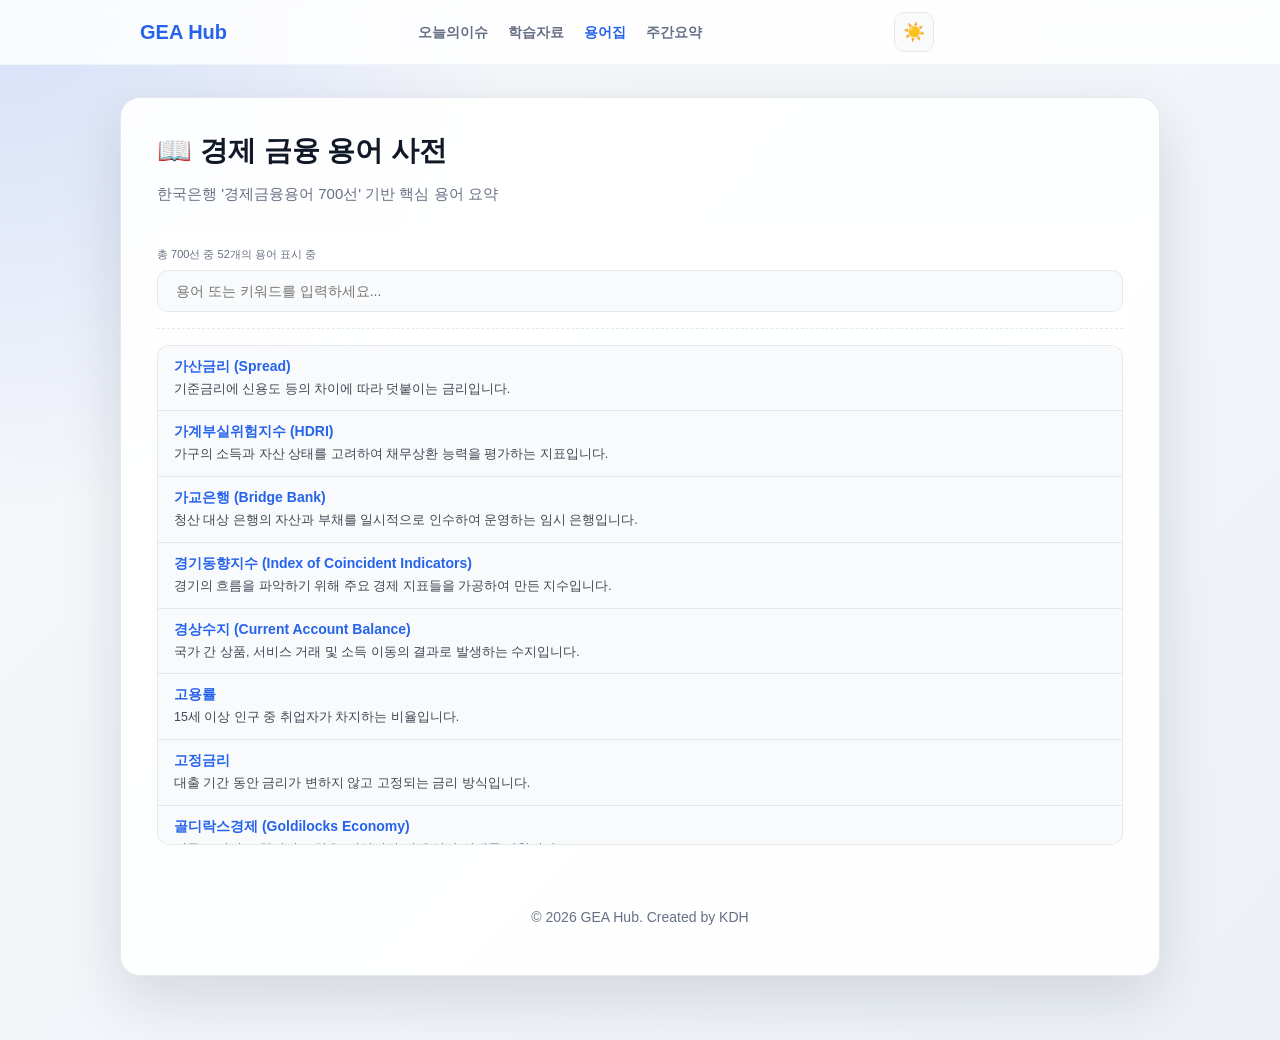
<file: glossary.html>
<!DOCTYPE html>
<html lang="ko">
<head>
    <script type="text/javascript">
    (function(c,l,a,r,i,t,y){
        c[a]=c[a]||function(){(c[a].q=c[a].q||[]).push(arguments)};
        t=l.createElement(r);t.async=1;t.src="https://www.clarity.ms/tag/"+i;
        y=l.getElementsByTagName(r)[0];y.parentNode.insertBefore(t,y);
    })(window, document, "clarity", "script", "wlubtld15a");
    </script>
<!-- Google tag (gtag.js) -->
<script async src="https://www.googletagmanager.com/gtag/js?id=G-5CZZ936JFN"></script>
<script>
  window.dataLayer = window.dataLayer || [];
  function gtag(){dataLayer.push(arguments);}
  gtag('js', new Date());

  gtag('config', 'G-5CZZ936JFN');
</script>

  <meta charset="UTF-8">
  <meta name="viewport" content="width=device-width, initial-scale=1.0">
  <title>경제 금융 용어 700선 - GEA Hub</title>
  <link rel="stylesheet" href="style.css">
  <style>
    .search-sticky {
      position: sticky;
      top: 70px;
      z-index: 100;
      background: var(--container-bg);
      padding: 16px 0;
      border-bottom: 1px dashed var(--container-border);
    }
    .search-input {
      width: 100%;
      padding: 12px 18px;
      border-radius: 10px;
      border: 1px solid var(--set-border);
      background: var(--set-bg);
      color: var(--text-primary);
      font-size: 14px;
      outline: none;
      transition: all 0.2s;
    }
    .search-input:focus {
      border-color: var(--accent-color);
      box-shadow: 0 0 0 3px rgba(37, 99, 235, 0.1);
    }

    .glossary-scroll-container {
      max-height: 500px;
      overflow-y: auto;
      margin-top: 16px;
      border: 1px solid var(--set-border);
      border-radius: 12px;
      background: var(--set-bg);
    }

    /* 커스텀 스크롤바 */
    .glossary-scroll-container::-webkit-scrollbar { width: 6px; }
    .glossary-scroll-container::-webkit-scrollbar-thumb { background: var(--set-border); border-radius: 10px; }

    .glossary-list { display: grid; gap: 0; }
    .glossary-item {
      padding: 12px 16px;
      border-bottom: 1px solid var(--set-border);
      transition: background 0.1s;
    }
    .glossary-item:last-child { border-bottom: none; }
    .glossary-item:hover { background: var(--ai-bg); }
    .glossary-item h3 {
      font-size: 14px;
      margin: 0 0 4px;
      color: var(--accent-color);
      font-weight: 700;
    }
    .glossary-item p {
      font-size: 12.5px;
      line-height: 1.5;
      color: var(--text-primary);
      margin: 0;
      opacity: 0.85;
    }

    .no-results { text-align: center; padding: 30px; color: var(--text-secondary); display: none; }
    .highlight { background: rgba(255, 215, 0, 0.4); color: #000; border-radius: 2px; }
    .term-count { font-size: 11px; color: var(--text-secondary); margin-bottom: 8px; display: block; }
  </style>
</head>

<body>
  <nav class="navbar">
    <div class="nav-container">
      <a href="index.html" class="nav-logo">GEA Hub</a>
      <ul class="nav-links">
        <li><a href="index.html#daily-issue">오늘의이슈</a></li>
        <li><a href="learning.html">학습자료</a></li>
        <li><a href="glossary.html" style="color: var(--accent-color);">용어집</a></li>
        <li><a href="index.html#weekly">주간요약</a></li>
      </ul>
      <button id="modeToggle" class="mode-toggle">☀️</button>
      <div id="google_translate_element" style="margin-left: 15px;"></div>
    </div>
  </nav>

  <main class="container">
    <header class="hub-header" style="margin-bottom: 24px;">
      <h1 style="font-size: 28px;">📖 경제 금융 용어 사전</h1>
      <p style="font-size: 15px;">한국은행 '경제금융용어 700선' 기반 핵심 용어 요약</p>
    </header>

    <div class="search-sticky">
      <span id="termCount" class="term-count">로드 중...</span>
      <input type="text" id="searchInput" class="search-input" placeholder="용어 또는 키워드를 입력하세요...">
    </div>

    <div class="glossary-scroll-container">
      <div id="glossaryList" class="glossary-list"></div>
      <div id="noResults" class="no-results">검색 결과가 없습니다.</div>
    </div>

    <footer class="footer">
      <p>&copy; 2026 GEA Hub. Created by KDH</p>
    </footer>
  </main>

  <script>
    // --- 한국은행 경제금융용어 핵심 리스트 ---
    const allTerms = [
      { term: "가산금리 (Spread)", definition: "기준금리에 신용도 등의 차이에 따라 덧붙이는 금리입니다." },
      { term: "가계부실위험지수 (HDRI)", definition: "가구의 소득과 자산 상태를 고려하여 채무상환 능력을 평가하는 지표입니다." },
      { term: "가교은행 (Bridge Bank)", definition: "청산 대상 은행의 자산과 부채를 일시적으로 인수하여 운영하는 임시 은행입니다." },
      { term: "경기동향지수 (Index of Coincident Indicators)", definition: "경기의 흐름을 파악하기 위해 주요 경제 지표들을 가공하여 만든 지수입니다." },
      { term: "경상수지 (Current Account Balance)", definition: "국가 간 상품, 서비스 거래 및 소득 이동의 결과로 발생하는 수지입니다." },
      { term: "고용률", definition: "15세 이상 인구 중 취업자가 차지하는 비율입니다." },
      { term: "고정금리", definition: "대출 기간 동안 금리가 변하지 않고 고정되는 금리 방식입니다." },
      { term: "골디락스경제 (Goldilocks Economy)", definition: "너무 뜨겁지도 차갑지도 않은, 이상적인 경제 성장 상태를 말합니다." },
      { term: "공매도 (Short Selling)", definition: "주식을 빌려서 판 뒤, 주가가 떨어지면 싸게 사서 갚는 투자 기법입니다." },
      { term: "국가신용등급", definition: "한 국가가 채무를 이행할 능력과 의사가 얼마나 있는지를 등급으로 나타낸 것입니다." },
      { term: "국채", definition: "정부가 자금을 조달하기 위해 발행하는 채권입니다." },
      { term: "금본위제", definition: "화폐의 가치를 금의 가치에 고정시키는 제도입니다." },
      { term: "금산분리", definition: "산업 자본과 금융 자본이 서로를 소유하지 못하게 차단하는 원칙입니다." },
      { term: "기업공개 (IPO)", definition: "기업이 주식을 외부 투자자들에게 공개적으로 매도하는 과정입니다." },
      { term: "기준금리 (Base Rate)", definition: "중앙은행이 결정하는 통화 정책의 기준이 되는 금리입니다." },
      { term: "기축통화 (Key Currency)", definition: "국제 결제 및 금융 거래의 기본이 되는 통화입니다. (예: 달러)" },
      { term: "낙수효과 (Trickle-down Effect)", definition: "대기업과 고소득층의 성장이 저소득층에게도 혜택으로 돌아가는 현상입니다." },
      { term: "단기금융시장 (Money Market)", definition: "만기 1년 미만의 금융 상품이 거래되는 시장입니다." },
      { term: "더블딥 (Double Dip)", definition: "경기가 회복되다 다시 침체에 빠지는 이중 하강 현상입니다." },
      { term: "디커플링 (Decoupling)", definition: "국가 간 또는 지표 간의 흐름이 서로 다르게 나타나는 탈동조화 현상입니다." },
      { term: "디플레이션 (Deflation)", definition: "물가가 지속적으로 하락하여 경제 활동이 위축되는 현상입니다." },
      { term: "레버리지 효과 (Leverage Effect)", definition: "부채를 활용하여 자산 수익률을 극대화하는 효과입니다." },
      { term: "매몰비용 (Sunk Cost)", definition: "이미 지출되어 다시 회수할 수 없는 비용입니다." },
      { term: "뱅크런 (Bank Run)", definition: "은행의 예금자들이 예금을 한꺼번에 인출하는 대량 예금 인출 현상입니다." },
      { term: "변동금리", definition: "시중 금리 변화에 따라 대출 금리가 주기적으로 변하는 방식입니다." },
      { term: "보호무역주의", definition: "자국 산업 보호를 위해 관세 장벽 등을 세우는 무역 정책입니다." },
      { term: "본원통화 (Monetary Base)", definition: "중앙은행이 발행하여 시중에 공급한 현금 통화입니다." },
      { term: "부채비율", definition: "자기자본 대비 부채가 차지하는 비중입니다." },
      { term: "분수효과 (Trickle-up Effect)", definition: "저소득층의 소득 증대가 전체 경제 성장을 이끄는 현상입니다." },
      { term: "빅맥지수 (Big Mac Index)", definition: "맥도날드 빅맥 가격을 통해 각국 화폐의 구매력을 비교하는 지수입니다." },
      { term: "상장지수펀드 (ETF)", definition: "주식처럼 거래소에서 실시간으로 거래되는 인덱스 펀드입니다." },
      { term: "서킷브레이커 (Circuit Breaker)", definition: "주가 급락 시 시장의 충격을 완화하기 위해 매매를 일시 중단하는 제도입니다." },
      { term: "소득주도성장", definition: "가계의 가처분 소득을 늘려 소비를 촉진하고 성장을 유도하는 정책입니다." },
      { term: "스왑 (Swap)", definition: "서로 다른 통화나 금리 조건을 일정 기간 바꾸기로 하는 거래입니다." },
      { term: "시뇨리지 (Seigniorage)", definition: "화폐를 발행함으로써 얻는 이익을 의미합니다." },
      { term: "양적 완화 (QE)", definition: "중앙은행이 시장에 직접 자금을 공급하여 경기를 부양하는 정책입니다." },
      { term: "어음관리계좌 (CMA)", definition: "금융기관이 예탁금을 운용하여 수익을 돌려주는 단기 투자 상품입니다." },
      { term: "연방준비제도 (Fed)", definition: "미국의 중앙은행 제도를 말합니다." },
      { term: "역모기지론", definition: "보유한 주택을 담보로 노후 생활 자금을 지급받는 대출입니다." },
      { term: "유동성 (Liquidity)", definition: "자산을 현금으로 전환할 수 있는 정도를 의미합니다." },
      { term: "자기자본비율 (BIS)", definition: "은행의 위험 자산 대비 자기자본이 차지하는 비율입니다." },
      { term: "장단기금리차", definition: "장기 금리와 단기 금리의 차이로, 경기 예측 지표로 활용됩니다." },
      { term: "제로금리정책", definition: "단기 금리를 0%에 가깝게 유지하는 통화 정책입니다." },
      { term: "주가수익비율 (PER)", definition: "주가를 주당순이익으로 나눈 값으로, 주식의 가치 평가 지표입니다." },
      { term: "중앙은행", definition: "통화 발행 및 통화 정책을 담당하는 국가의 핵심 금융 기관입니다." },
      { term: "지주회사 (Holding Company)", definition: "다른 회사의 주식을 소유함으로써 그 회사를 지배하는 것을 목적으로 하는 회사입니다." },
      { term: "통화스왑", definition: "서로 다른 통화를 미리 정한 환율에 따라 교환하는 거래입니다." },
      { term: "파생금융상품 (Derivatives)", definition: "기초 자산의 가치 변화에 따라 가격이 결정되는 금융 상품입니다." },
      { term: "평가절하 (Devaluation)", definition: "자국 화폐의 대외 가치를 인위적으로 낮추는 것입니다." },
      { term: "헤지펀드 (Hedge Fund)", definition: "단기 이익을 목적으로 고위험·고수익을 추구하는 사모 투자 펀드입니다." },
      { term: "환율조작국", definition: "자국 수출에 유리하게 환율을 인위적으로 조작하는 국가를 말합니다." },
      { term: "M&A (기업인수합병)", definition: "기업의 경영권을 인수하거나 기업 간에 합병하는 행위입니다." }
    ];

    const glossaryList = document.getElementById("glossaryList");
    const searchInput = document.getElementById("searchInput");
    const noResults = document.getElementById("noResults");
    const termCount = document.getElementById("termCount");

    function renderTerms(filteredTerms, query = "") {
      glossaryList.innerHTML = "";
      termCount.textContent = `총 700선 중 ${filteredTerms.length}개의 용어 표시 중`;

      if (filteredTerms.length === 0) {
        noResults.style.display = "block";
        return;
      }
      noResults.style.display = "none";

      filteredTerms.forEach(item => {
        const itemDiv = document.createElement("div");
        itemDiv.className = "glossary-item";
        
        let title = item.term;
        let desc = item.definition;

        if (query) {
          const regex = new RegExp(`(${query})`, "gi");
          title = title.replace(regex, `<span class="highlight">$1</span>`);
          desc = desc.replace(regex, `<span class="highlight">$1</span>`);
        }

        itemDiv.innerHTML = `
          <h3>${title}</h3>
          <p>${desc}</p>
        `;
        glossaryList.appendChild(itemDiv);
      });
    }

    searchInput.addEventListener("input", (e) => {
      const query = e.target.value.toLowerCase().trim();
      const filtered = allTerms.filter(t => 
        t.term.toLowerCase().includes(query) || 
        t.definition.toLowerCase().includes(query)
      );
      renderTerms(filtered, query);
    });

    renderTerms(allTerms);

    function googleTranslateElementInit() {
      new google.translate.TranslateElement({pageLanguage: 'ko', layout: google.translate.TranslateElement.InlineLayout.SIMPLE}, 'google_translate_element');
    }
  </script>
  <script type="text/javascript" src="//translate.google.com/translate_a/element.js?cb=googleTranslateElementInit"></script>
  <script src="theme.js"></script>
</body>
</html>
</file>
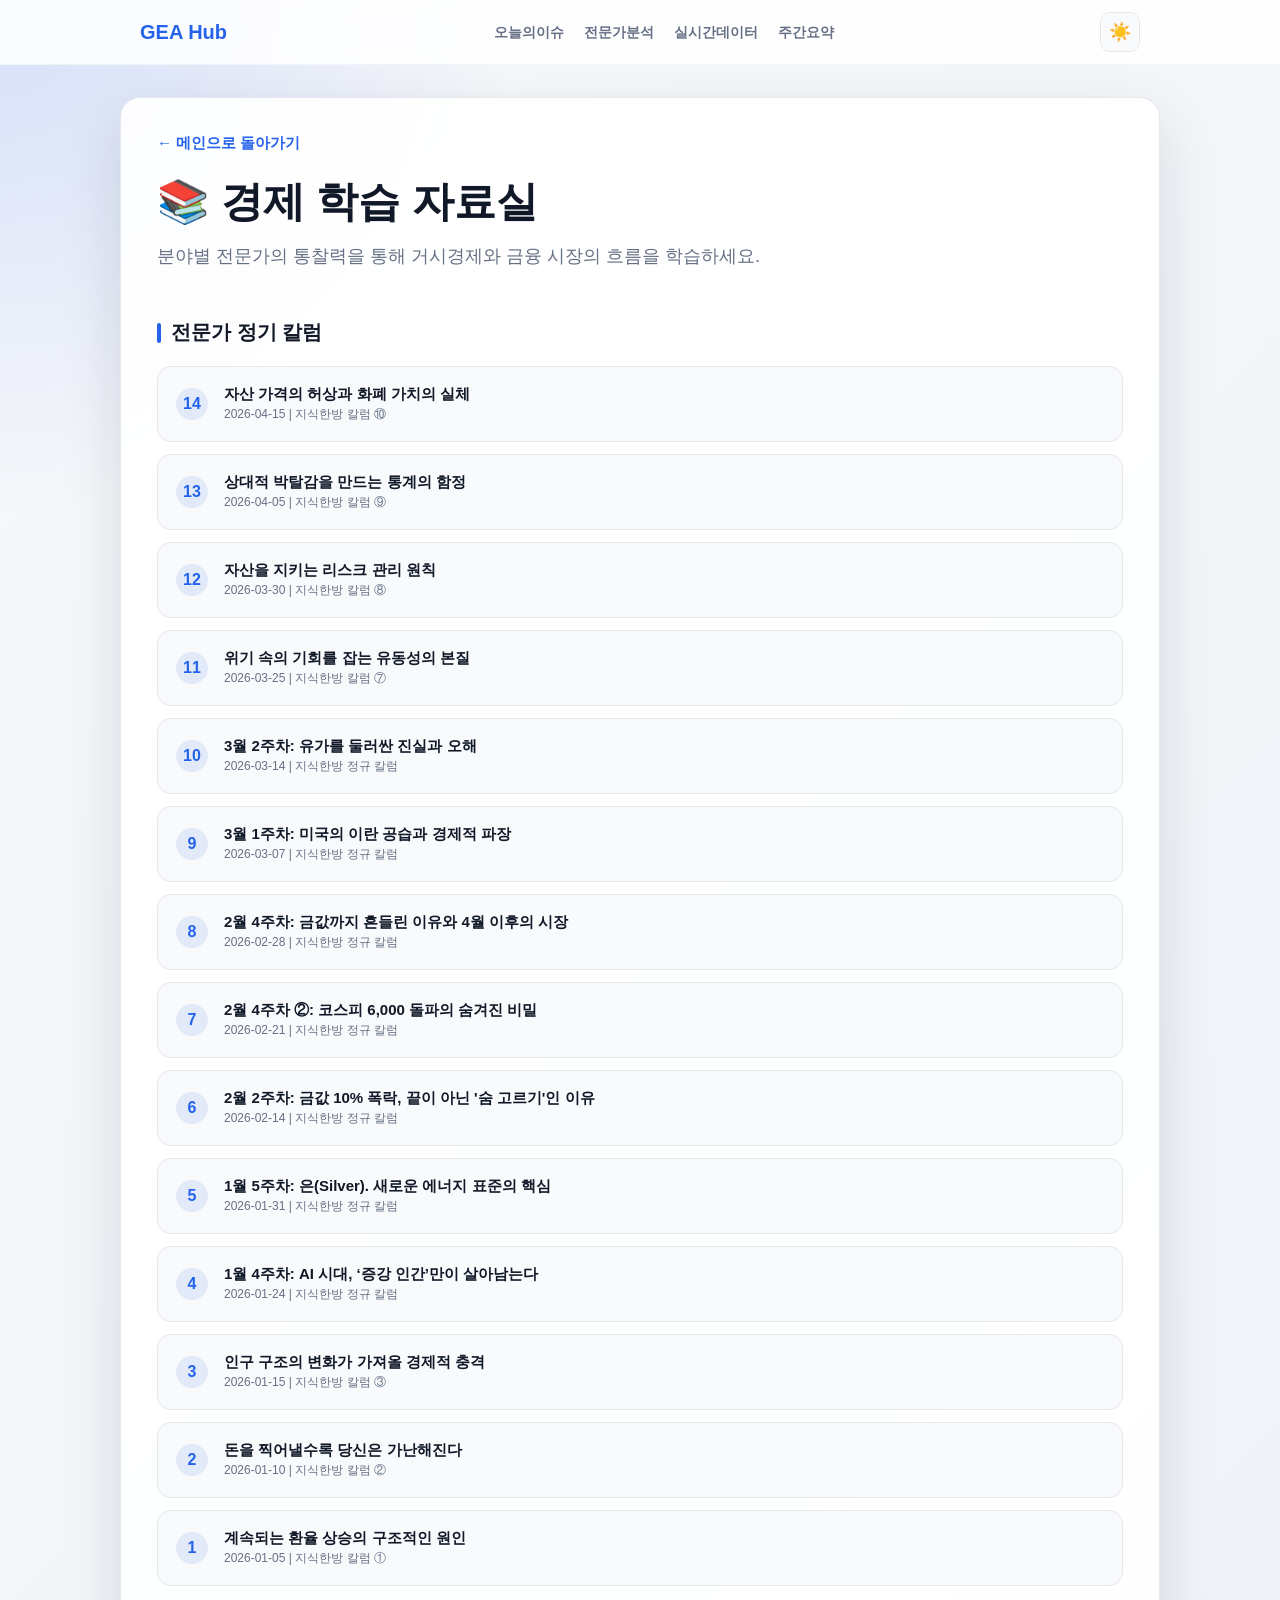
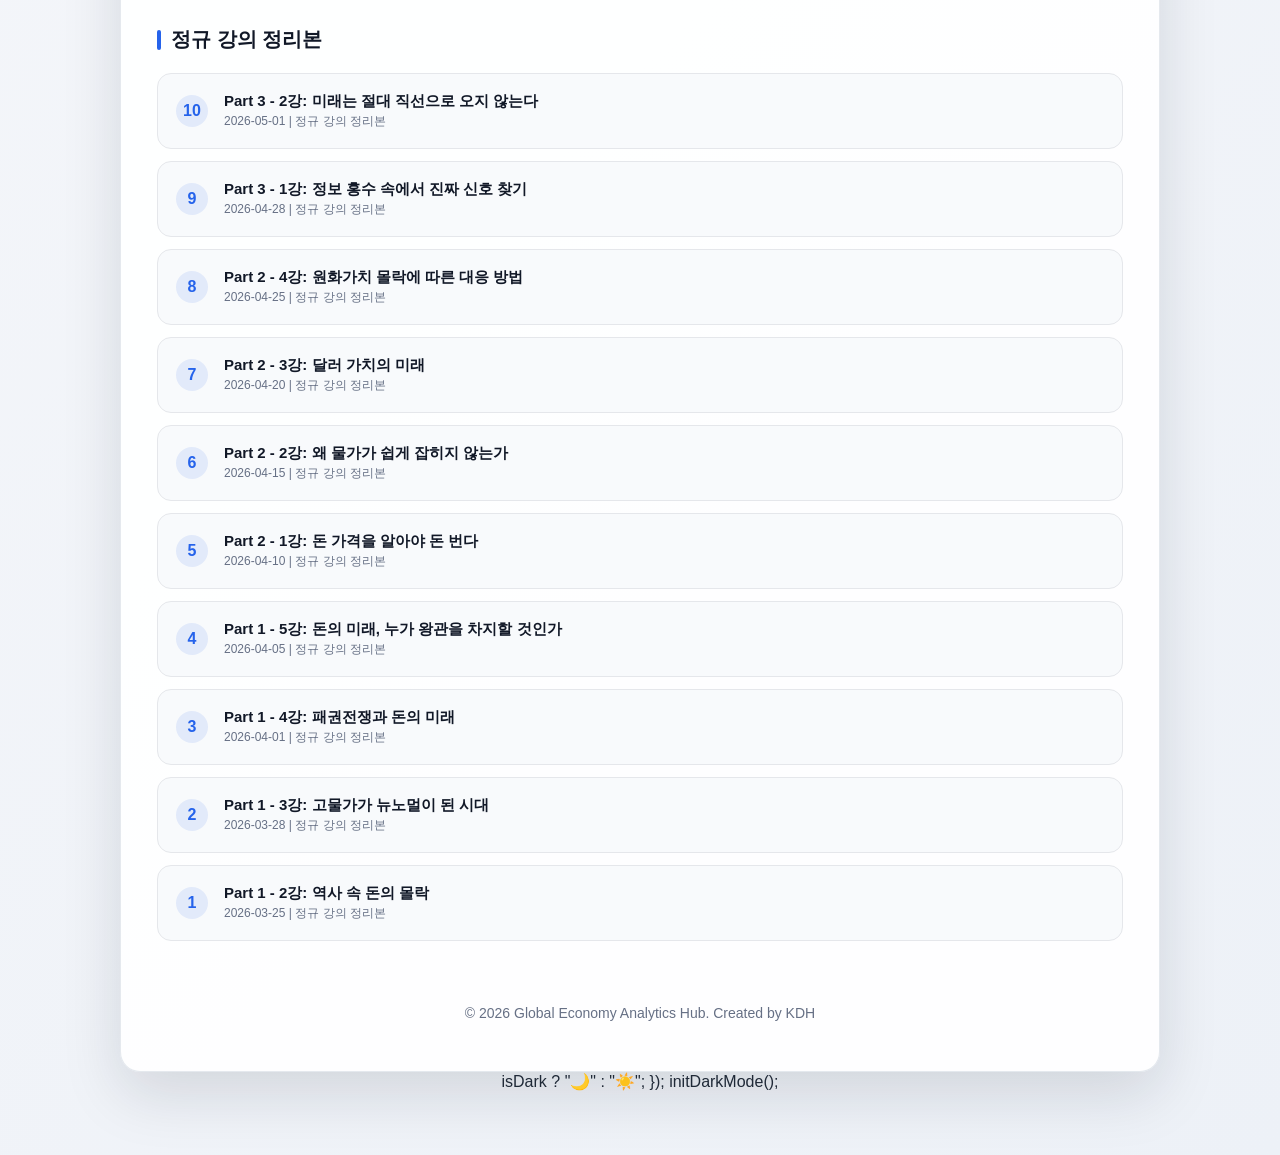
<file: learning.html>
<!DOCTYPE html>
<html lang="ko">
<head>
    <script type="text/javascript">
    (function(c,l,a,r,i,t,y){
        c[a]=c[a]||function(){(c[a].q=c[a].q||[]).push(arguments)};
        t=l.createElement(r);t.async=1;t.src="https://www.clarity.ms/tag/"+i;
        y=l.getElementsByTagName(r)[0];y.parentNode.insertBefore(t,y);
    })(window, document, "clarity", "script", "wlubtld15a");
    </script>
<!-- Google tag (gtag.js) -->
<script async src="https://www.googletagmanager.com/gtag/js?id=G-5CZZ936JFN"></script>
<script>
  window.dataLayer = window.dataLayer || [];
  function gtag(){dataLayer.push(arguments);}
  gtag('js', new Date());

  gtag('config', 'G-5CZZ936JFN');
</script>

  <meta charset="UTF-8">
  <meta name="viewport" content="width=device-width, initial-scale=1.0">
  <title>경제 학습 자료실 - Global Economy Analytics Hub</title>
  <link rel="stylesheet" href="style.css">
  <style>
    /* 리스트 스타일 */
    .section-title {
      font-size: 20px;
      margin: 40px 0 20px;
      color: var(--text-header);
      display: flex;
      align-items: center;
      gap: 10px;
    }
    .section-title::before {
      content: "";
      width: 4px;
      height: 20px;
      background: var(--accent-color);
      border-radius: 2px;
    }
    .curriculum-list {
      display: grid;
      gap: 12px;
    }
    .curriculum-item {
      padding: 18px;
      background: var(--set-bg);
      border: 1px solid var(--set-border);
      border-radius: 14px;
      display: flex;
      align-items: center;
      gap: 16px;
      cursor: pointer;
      transition: all 0.2s;
    }
    .curriculum-item:hover {
      transform: translateX(5px);
      background: var(--ai-bg);
      border-color: var(--accent-color);
    }
    .item-number {
      font-size: 16px;
      font-weight: 800;
      color: var(--accent-color);
      width: 32px;
      height: 32px;
      background: rgba(37, 99, 235, 0.1);
      display: flex;
      align-items: center;
      justify-content: center;
      border-radius: 50%;
      flex-shrink: 0;
    }
    .item-info h3 {
      font-size: 15px;
      margin: 0 0 2px;
      color: var(--text-header);
    }
    .item-info p {
      font-size: 12px;
      color: var(--text-secondary);
      margin: 0;
    }

    /* 본문 뷰어 스타일 */
    #contentViewer {
      display: none;
      animation: fadeIn 0.3s ease;
    }
    .content-article {
      background: var(--container-bg);
      padding: 40px;
      border-radius: 24px;
      border: 1px solid var(--container-border);
      line-height: 1.8;
    }
    .article-header {
      margin-bottom: 32px;
      padding-bottom: 24px;
      border-bottom: 2px solid var(--accent-color);
    }
    .article-header h2 {
      font-size: 26px;
      color: var(--text-header);
      margin-bottom: 8px;
    }
    .article-meta {
      color: var(--text-secondary);
      font-size: 14px;
    }
    .article-body {
      font-size: 16px;
      color: var(--text-primary);
    }
    .article-body p { margin-bottom: 20px; }
    .article-body h3 { margin: 32px 0 16px; color: var(--accent-color); border-left: 4px solid var(--accent-color); padding-left: 12px; }

    .back-btn {
      display: inline-flex;
      align-items: center;
      gap: 8px;
      margin-bottom: 24px;
      color: var(--accent-color);
      text-decoration: none;
      font-weight: bold;
      cursor: pointer;
      background: none;
      border: none;
      padding: 0;
      font-size: 15px;
    }

    @keyframes fadeIn {
      from { opacity: 0; transform: translateY(10px); }
      to { opacity: 1; transform: translateY(0); }
    }

    @media (max-width: 640px) {
      .content-article { padding: 24px; }
      .article-header h2 { font-size: 20px; }
    }
  </style>
</head>

<body>
  <nav class="navbar">
    <div class="nav-container">
      <a href="index.html" class="nav-logo">GEA Hub</a>
      <ul class="nav-links">
        <li><a href="index.html#daily-issue">오늘의이슈</a></li>
        <li><a href="index.html#expert">전문가분석</a></li>
        <li><a href="index.html#data">실시간데이터</a></li>
        <li><a href="index.html#weekly">주간요약</a></li>
      </ul>
      <button id="modeToggle" class="mode-toggle" aria-label="다크 모드 토글">☀️</button>
    </div>
  </nav>

  <main class="container">
    <!-- 목록 뷰 -->
    <div id="listView">
      <a href="index.html" class="back-btn">← 메인으로 돌아가기</a>
      <header class="hub-header">
        <h1>📚 경제 학습 자료실</h1>
        <p>분야별 전문가의 통찰력을 통해 거시경제와 금융 시장의 흐름을 학습하세요.</p>
      </header>
      
      <h2 class="section-title">전문가 정기 칼럼</h2>
      <div id="columnList" class="curriculum-list"></div>

      <h2 class="section-title">정규 강의 정리본</h2>
      <div id="lectureList" class="curriculum-list"></div>
    </div>

    <!-- 상세 본문 뷰 -->
    <div id="contentViewer">
      <button onclick="showList()" class="back-btn">← 목록으로 돌아가기</button>
      <article class="content-article">
        <header class="article-header">
          <h2 id="articleTitle">제목</h2>
          <div class="article-meta" id="articleMeta">분류: 학습 자료</div>
        </header>
        <div class="article-body" id="articleBody"></div>
      </article>
    </div>

    <footer class="footer">
      <p>&copy; 2026 Global Economy Analytics Hub. Created by KDH</p>
    </footer>
  </main>

  <script>
    // --- 데이터 저장소 ---
    const materials = {
      columns: [
        { date: "2026-04-15", title: "자산 가격의 허상과 화폐 가치의 실체", category: "지식한방 칼럼 ⑩" },
        { date: "2026-04-05", title: "상대적 박탈감을 만드는 통계의 함정", category: "지식한방 칼럼 ⑨" },
        { date: "2026-03-30", title: "자산을 지키는 리스크 관리 원칙", category: "지식한방 칼럼 ⑧" },
        { date: "2026-03-25", title: "위기 속의 기회를 잡는 유동성의 본질", category: "지식한방 칼럼 ⑦" },
        { date: "2026-03-14", title: "3월 2주차: 유가를 둘러싼 진실과 오해", category: "지식한방 정규 칼럼" },
        { date: "2026-03-07", title: "3월 1주차: 미국의 이란 공습과 경제적 파장", category: "지식한방 정규 칼럼" },
        { date: "2026-02-28", title: "2월 4주차: 금값까지 흔들린 이유와 4월 이후의 시장", category: "지식한방 정규 칼럼" },
        { date: "2026-02-21", title: "2월 4주차 ②: 코스피 6,000 돌파의 숨겨진 비밀", category: "지식한방 정규 칼럼" },
        { date: "2026-02-14", title: "2월 2주차: 금값 10% 폭락, 끝이 아닌 '숨 고르기'인 이유", category: "지식한방 정규 칼럼" },
        { date: "2026-01-31", title: "1월 5주차: 은(Silver). 새로운 에너지 표준의 핵심", category: "지식한방 정규 칼럼" },
        { date: "2026-01-24", title: "1월 4주차: AI 시대, ‘증강 인간’만이 살아남는다", category: "지식한방 정규 칼럼" },
        { date: "2026-01-15", title: "인구 구조의 변화가 가져올 경제적 충격", category: "지식한방 칼럼 ③" },
        { date: "2026-01-10", title: "돈을 찍어낼수록 당신은 가난해진다", category: "지식한방 칼럼 ②" },
        { date: "2026-01-05", title: "계속되는 환율 상승의 구조적인 원인", category: "지식한방 칼럼 ①" }
      ],
      lectures: [
        { date: "2026-05-01", title: "Part 3 - 2강: 미래는 절대 직선으로 오지 않는다", category: "정규 강의 정리본" },
        { date: "2026-04-28", title: "Part 3 - 1강: 정보 홍수 속에서 진짜 신호 찾기", category: "정규 강의 정리본" },
        { date: "2026-04-25", title: "Part 2 - 4강: 원화가치 몰락에 따른 대응 방법", category: "정규 강의 정리본" },
        { date: "2026-04-20", title: "Part 2 - 3강: 달러 가치의 미래", category: "정규 강의 정리본" },
        { date: "2026-04-15", title: "Part 2 - 2강: 왜 물가가 쉽게 잡히지 않는가", category: "정규 강의 정리본" },
        { date: "2026-04-10", title: "Part 2 - 1강: 돈 가격을 알아야 돈 번다", category: "정규 강의 정리본" },
        { date: "2026-04-05", title: "Part 1 - 5강: 돈의 미래, 누가 왕관을 차지할 것인가", category: "정규 강의 정리본" },
        { date: "2026-04-01", title: "Part 1 - 4강: 패권전쟁과 돈의 미래", category: "정규 강의 정리본" },
        { date: "2026-03-28", title: "Part 1 - 3강: 고물가가 뉴노멀이 된 시대", category: "정규 강의 정리본" },
        { date: "2026-03-25", title: "Part 1 - 2강: 역사 속 돈의 몰락", category: "정규 강의 정리본" }
      ]
    };

    const listView = document.getElementById("listView");
    const contentViewer = document.getElementById("contentViewer");
    const columnList = document.getElementById("columnList");
    const lectureList = document.getElementById("lectureList");
    const articleTitle = document.getElementById("articleTitle");
    const articleMeta = document.getElementById("articleMeta");
    const articleBody = document.getElementById("articleBody");

    function renderSection(data, container) {
      container.innerHTML = "";
      data.forEach((item, index) => {
        const div = document.createElement("div");
        div.className = "curriculum-item";
        div.innerHTML = `
          <div class="item-number">${data.length - index}</div>
          <div class="item-info">
            <h3>${item.title}</h3>
            <p>${item.date} | ${item.category}</p>
          </div>
        `;
        div.onclick = () => showArticle(item);
        container.appendChild(div);
      });
    }

    function showArticle(item) {
      articleTitle.textContent = item.title;
      articleMeta.textContent = `분류: ${item.category} | 작성일: ${item.date}`;
      articleBody.innerHTML = `
        <h3>학습 내용 요약</h3>
        <p>본 자료는 '${item.title}'에 대한 핵심 내용을 정리한 자료입니다.</p>
      `;
      listView.style.display = "none";
      contentViewer.style.display = "block";
      window.scrollTo(0, 0);
    }

    function showList() {
      listView.style.display = "block";
      contentViewer.style.display = "none";
    }

    // 초기화
    renderSection(materials.columns, columnList);
    renderSection(materials.lectures, lectureList);

    // 다크모드 로직
    const modeToggle = document.getElementById("modeToggle");
    function initDarkMode() {
      const isDark = localStorage.getItem("darkMode") === "true" || 
                     (!localStorage.getItem("darkMode") && window.matchMedia("(prefers-color-scheme: dark)").matches);
      if (isDark) { document.body.classList.add("dark-mode"); modeToggle.textContent = "🌙"; }
    }
    modeToggle.addEventListener("click", () => {
      const isDark = document.body.classList.toggle("dark-mode");
      localStorage.setItem("darkMode", isDark);
      modeToggle.textContent = isDark ? "🌙" : "☀️";
    });
    initDarkMode();
  </script>
</body>
</html>
 isDark ? "🌙" : "☀️";
    });
    initDarkMode();
  </script>
</body>
</html>
</file>
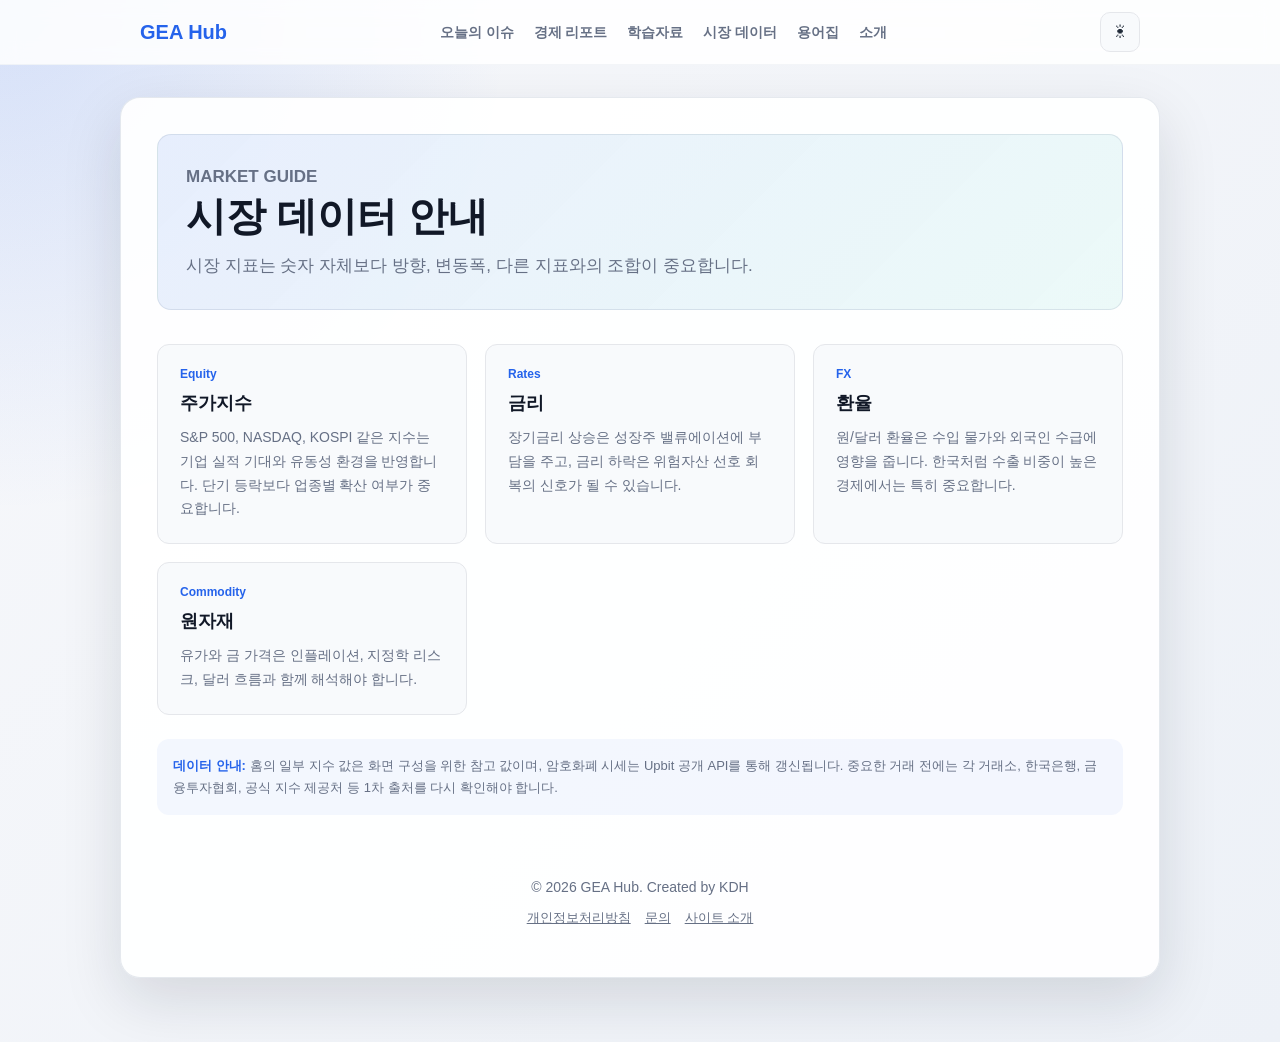
<file: market.html>
<!DOCTYPE html>
<html lang="ko">
<head>
    <script type="text/javascript">
    (function(c,l,a,r,i,t,y){
        c[a]=c[a]||function(){(c[a].q=c[a].q||[]).push(arguments)};
        t=l.createElement(r);t.async=1;t.src="https://www.clarity.ms/tag/"+i;
        y=l.getElementsByTagName(r)[0];y.parentNode.insertBefore(t,y);
    })(window, document, "clarity", "script", "wlubtld15a");
    </script>
<!-- Google tag (gtag.js) -->
<script async src="https://www.googletagmanager.com/gtag/js?id=G-5CZZ936JFN"></script>
<script>
  window.dataLayer = window.dataLayer || [];
  function gtag(){dataLayer.push(arguments);}
  gtag('js', new Date());

  gtag('config', 'G-5CZZ936JFN');
</script>

  <meta charset="UTF-8">
  <meta name="viewport" content="width=device-width, initial-scale=1.0">
  <title>시장 데이터 안내 - GEA Hub</title>
  <meta name="description" content="주요 시장 지표의 의미와 데이터 확인 기준을 정리한 페이지입니다.">
  <meta name="google-adsense-account" content="ca-pub-2318911583209270">
  <script async src="https://pagead2.googlesyndication.com/pagead/js/adsbygoogle.js?client=ca-pub-2318911583209270"
     crossorigin="anonymous"></script>
  <link rel="stylesheet" href="style.css">
</head>
<body>
  <nav class="navbar">
    <div class="nav-container">
      <a href="index.html" class="nav-logo">GEA Hub</a>
      <ul class="nav-links">
        <li><a href="daily.html">오늘의 이슈</a></li>
        <li><a href="articles.html">경제 리포트</a></li>
        <li><a href="learning.html">학습자료</a></li>
        <li><a href="market.html">시장 데이터</a></li>
        <li><a href="glossary.html">용어집</a></li>
        <li><a href="about.html">소개</a></li>
      </ul>
      <button id="modeToggle" class="mode-toggle" aria-label="다크 모드 토글" title="화면 모드 변경">☀</button>
    </div>
  </nav>

  <main class="container">
    <header class="page-intro">
      <p class="eyebrow">Market Guide</p>
      <h1>시장 데이터 안내</h1>
      <p>시장 지표는 숫자 자체보다 방향, 변동폭, 다른 지표와의 조합이 중요합니다.</p>
    </header>

    <section class="content-grid">
      <div class="content-card">
        <span class="meta-line">Equity</span>
        <h3>주가지수</h3>
        <p>S&P 500, NASDAQ, KOSPI 같은 지수는 기업 실적 기대와 유동성 환경을 반영합니다. 단기 등락보다 업종별 확산 여부가 중요합니다.</p>
      </div>
      <div class="content-card">
        <span class="meta-line">Rates</span>
        <h3>금리</h3>
        <p>장기금리 상승은 성장주 밸류에이션에 부담을 주고, 금리 하락은 위험자산 선호 회복의 신호가 될 수 있습니다.</p>
      </div>
      <div class="content-card">
        <span class="meta-line">FX</span>
        <h3>환율</h3>
        <p>원/달러 환율은 수입 물가와 외국인 수급에 영향을 줍니다. 한국처럼 수출 비중이 높은 경제에서는 특히 중요합니다.</p>
      </div>
      <div class="content-card">
        <span class="meta-line">Commodity</span>
        <h3>원자재</h3>
        <p>유가와 금 가격은 인플레이션, 지정학 리스크, 달러 흐름과 함께 해석해야 합니다.</p>
      </div>
    </section>

    <div class="source-box">
      <strong>데이터 안내:</strong> 홈의 일부 지수 값은 화면 구성을 위한 참고 값이며, 암호화폐 시세는 Upbit 공개 API를 통해 갱신됩니다. 중요한 거래 전에는 각 거래소, 한국은행, 금융투자협회, 공식 지수 제공처 등 1차 출처를 다시 확인해야 합니다.
    </div>

    <footer class="footer">
      <p>&copy; 2026 GEA Hub. Created by KDH</p>
      <p class="footer-links">
        <a href="privacy.html">개인정보처리방침</a>
        <a href="contact.html">문의</a>
        <a href="about.html">사이트 소개</a>
      </p>
    </footer>
  </main>
  <script src="theme.js"></script>
</body>
</html>
</file>
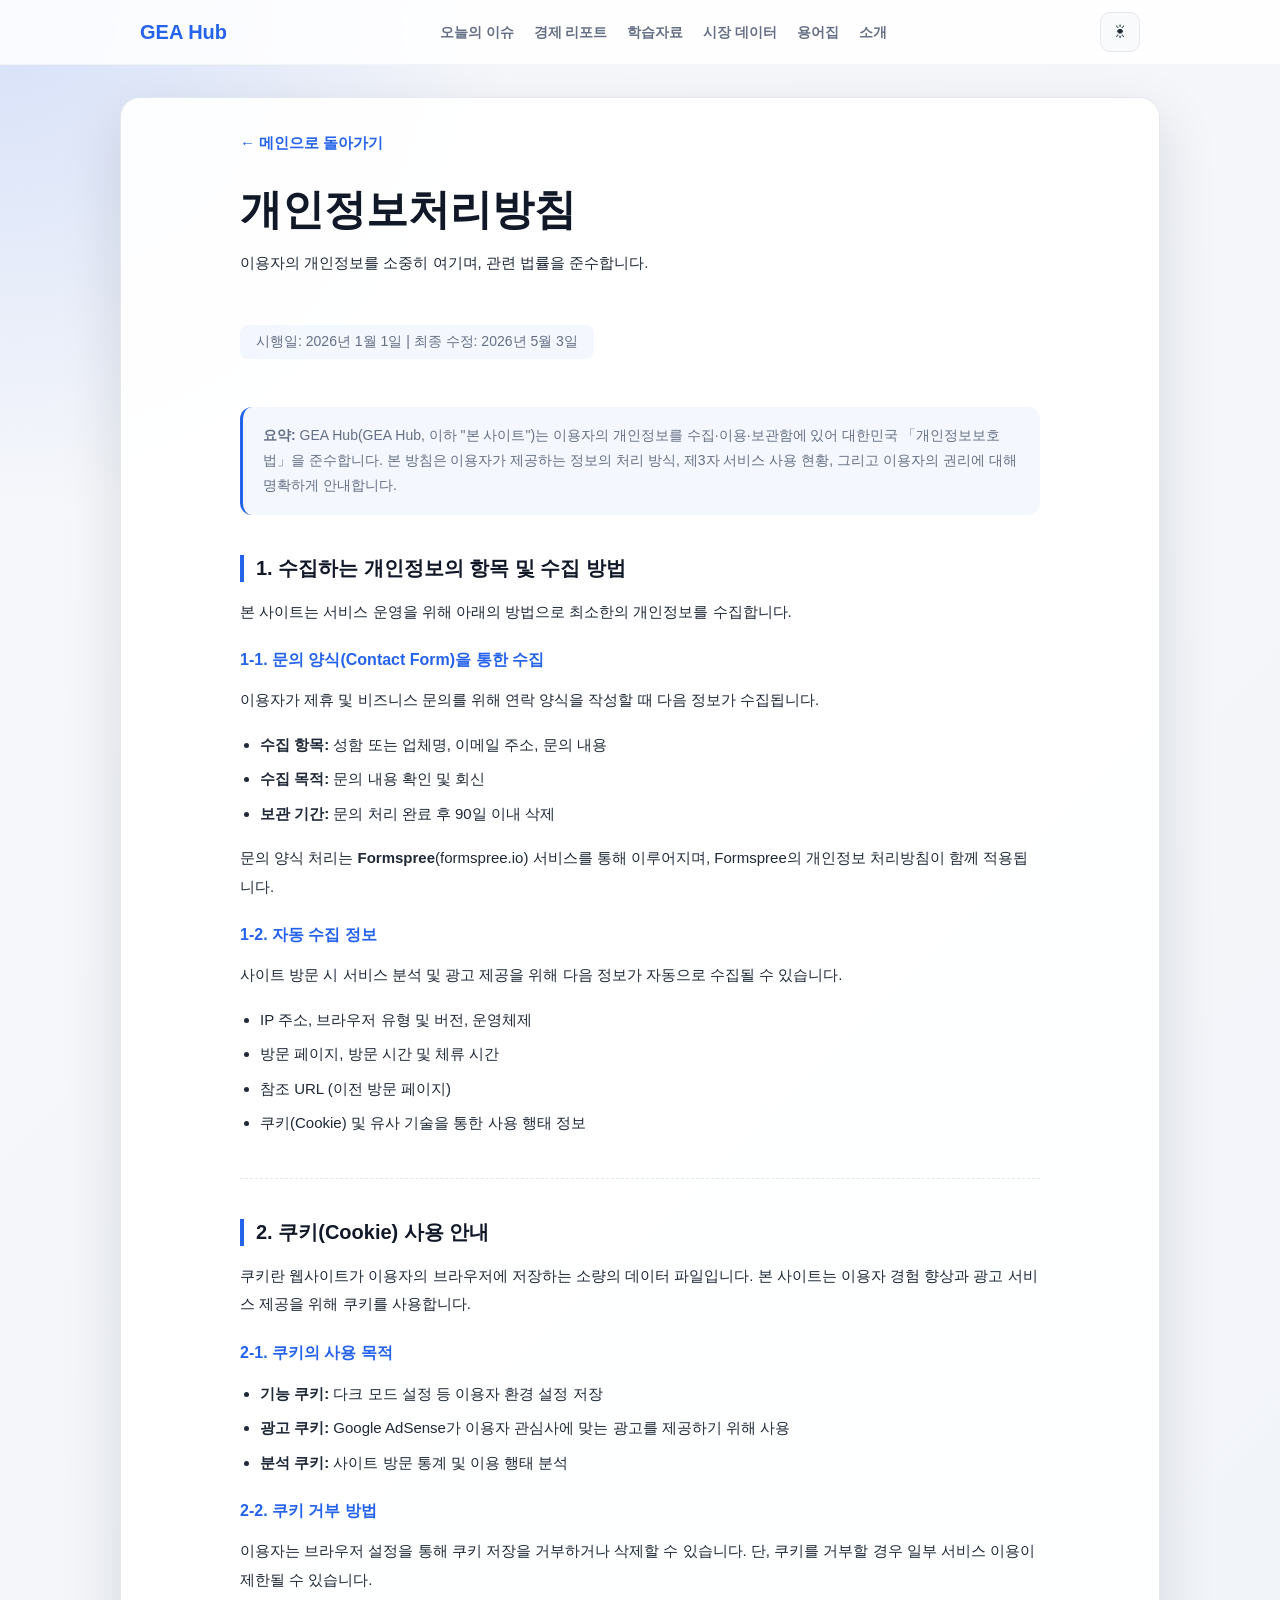
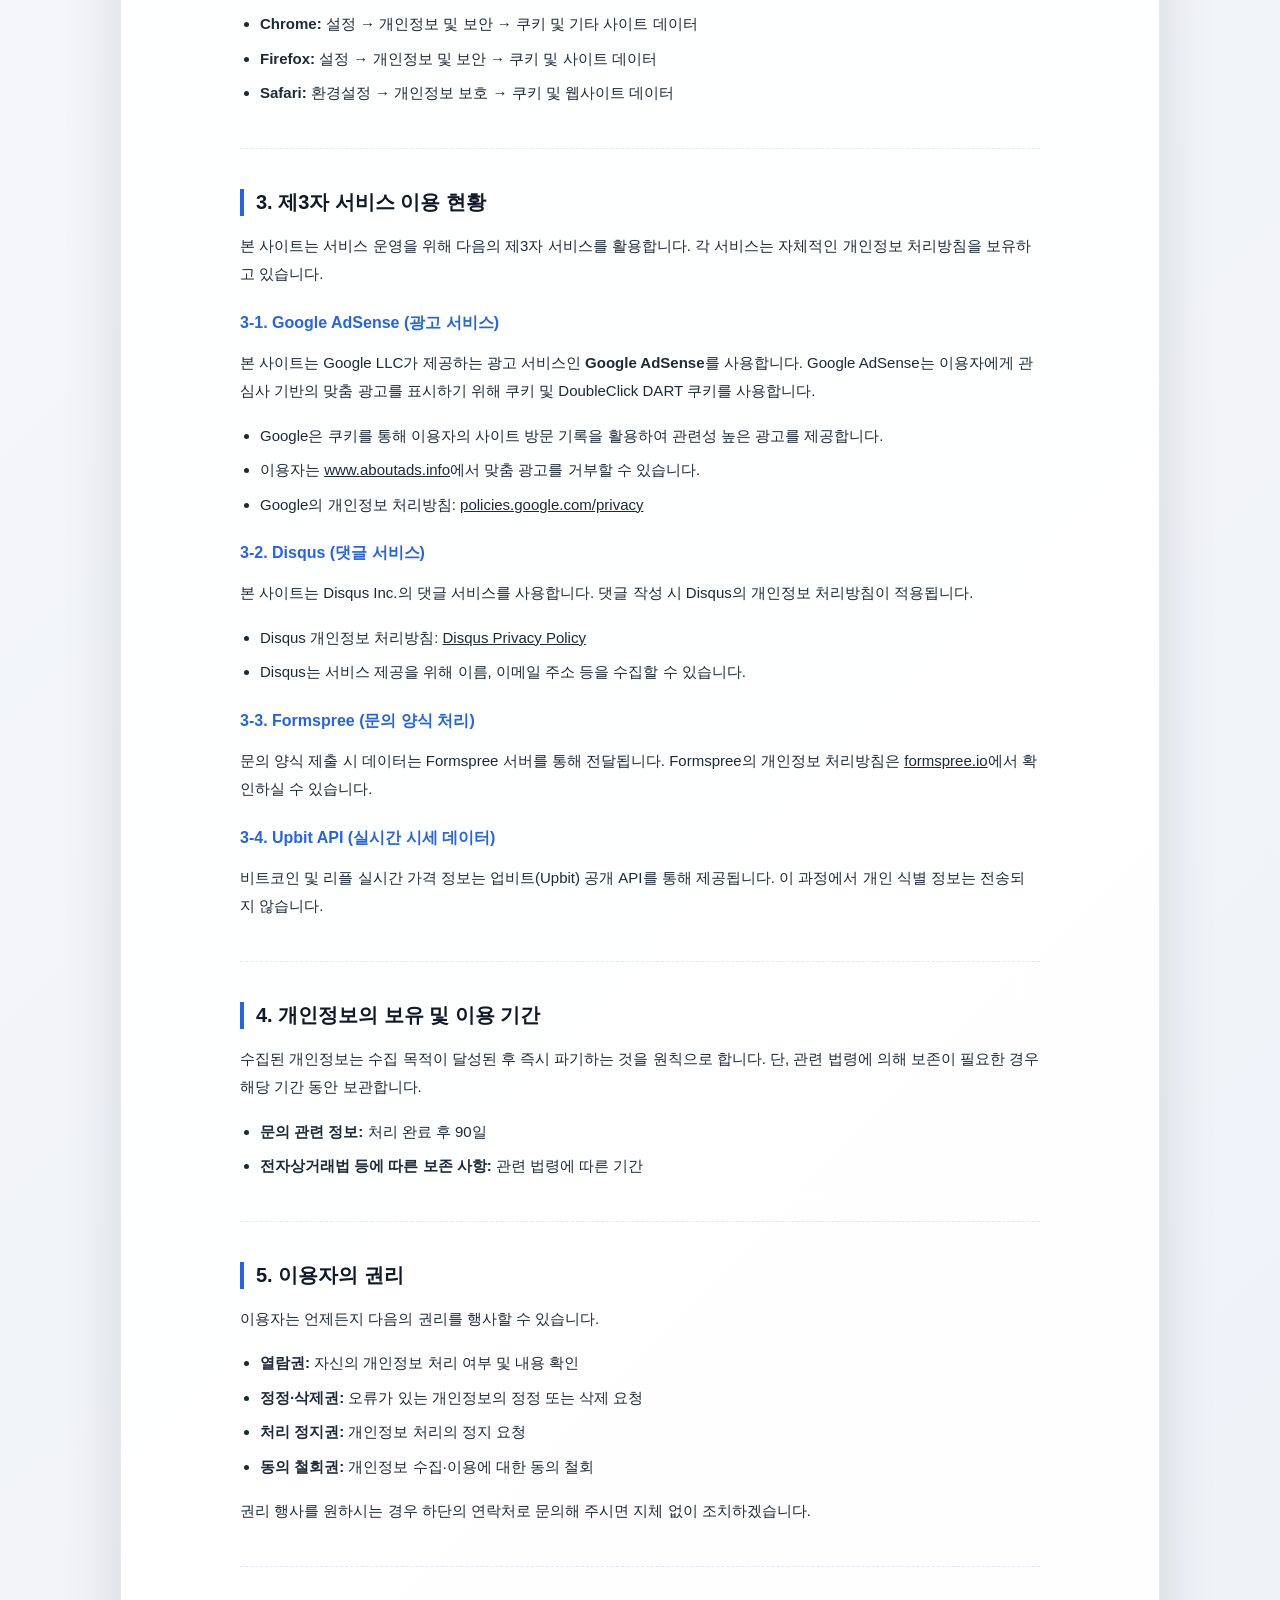
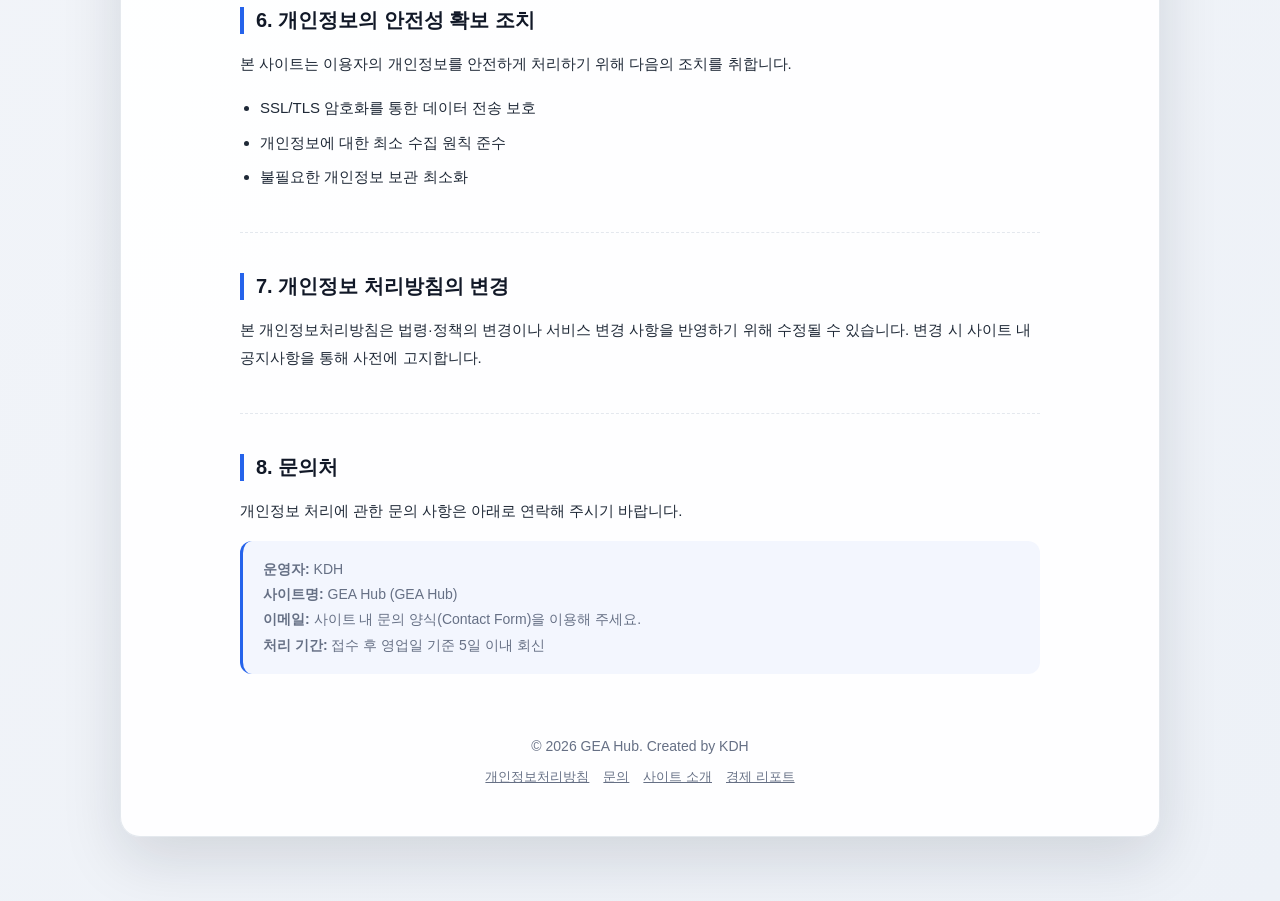
<file: privacy.html>
<!DOCTYPE html>
<html lang="ko">
<head>
    <script type="text/javascript">
    (function(c,l,a,r,i,t,y){
        c[a]=c[a]||function(){(c[a].q=c[a].q||[]).push(arguments)};
        t=l.createElement(r);t.async=1;t.src="https://www.clarity.ms/tag/"+i;
        y=l.getElementsByTagName(r)[0];y.parentNode.insertBefore(t,y);
    })(window, document, "clarity", "script", "wlubtld15a");
    </script>
<!-- Google tag (gtag.js) -->
<script async src="https://www.googletagmanager.com/gtag/js?id=G-5CZZ936JFN"></script>
<script>
  window.dataLayer = window.dataLayer || [];
  function gtag(){dataLayer.push(arguments);}
  gtag('js', new Date());

  gtag('config', 'G-5CZZ936JFN');
</script>

  <meta charset="UTF-8">
  <meta name="viewport" content="width=device-width, initial-scale=1.0">
  <title>개인정보처리방침 - GEA Hub</title>
  <meta name="description" content="GEA Hub의 개인정보처리방침입니다. 이용자의 개인정보 수집, 이용, 보호에 관한 사항을 안내합니다.">
  <meta name="google-adsense-account" content="ca-pub-2318911583209270">
  <script async src="https://pagead2.googlesyndication.com/pagead/js/adsbygoogle.js?client=ca-pub-2318911583209270"
     crossorigin="anonymous"></script>
  <link rel="stylesheet" href="style.css">
  <style>
    .policy-container {
      max-width: 800px;
      margin: 0 auto;
    }
    .policy-container h2 {
      font-size: 20px;
      color: var(--text-header);
      margin: 40px 0 16px;
      padding-left: 12px;
      border-left: 4px solid var(--accent-color);
    }
    .policy-container h3 {
      font-size: 16px;
      color: var(--accent-color);
      margin: 24px 0 10px;
    }
    .policy-container p {
      font-size: 15px;
      line-height: 1.9;
      color: var(--text-primary);
      margin-bottom: 16px;
    }
    .policy-container ul {
      padding-left: 20px;
      margin-bottom: 16px;
    }
    .policy-container ul li {
      font-size: 15px;
      line-height: 1.9;
      color: var(--text-primary);
      margin-bottom: 6px;
    }
    .policy-date {
      display: inline-block;
      margin-bottom: 32px;
      padding: 8px 16px;
      background: var(--ai-bg);
      border-radius: 8px;
      font-size: 14px;
      color: var(--text-secondary);
    }
    .policy-highlight {
      padding: 16px 20px;
      background: var(--ai-bg);
      border-radius: 12px;
      border-left: 3px solid var(--accent-color);
      margin: 16px 0;
      font-size: 14px;
      line-height: 1.8;
      color: var(--text-secondary);
    }
    .back-link {
      display: inline-flex;
      align-items: center;
      gap: 8px;
      color: var(--accent-color);
      text-decoration: none;
      font-weight: bold;
      font-size: 15px;
      margin-bottom: 32px;
    }
    .back-link:hover { text-decoration: underline; }
    .divider {
      border: none;
      border-top: 1px dashed var(--container-border);
      margin: 40px 0;
    }
  </style>
</head>

<body>
  <nav class="navbar">
    <div class="nav-container">
      <a href="index.html" class="nav-logo">GEA Hub</a>
      <ul class="nav-links">
        <li><a href="daily.html">오늘의 이슈</a></li>
        <li><a href="articles.html">경제 리포트</a></li>
        <li><a href="learning.html">학습자료</a></li>
        <li><a href="market.html">시장 데이터</a></li>
        <li><a href="glossary.html">용어집</a></li>
        <li><a href="about.html">소개</a></li>
      </ul>
      <button id="modeToggle" class="mode-toggle" aria-label="다크 모드 토글" title="화면 모드 변경">☀</button>
    </div>
  </nav>

  <main class="container">
    <div class="policy-container">
      <a href="index.html" class="back-link">← 메인으로 돌아가기</a>

      <header class="hub-header left-header">
        <h1>개인정보처리방침</h1>
        <p>이용자의 개인정보를 소중히 여기며, 관련 법률을 준수합니다.</p>
      </header>

      <span class="policy-date">시행일: 2026년 1월 1일 | 최종 수정: 2026년 5월 3일</span>

      <div class="policy-highlight">
        <strong>요약:</strong> GEA Hub(GEA Hub, 이하 "본 사이트")는 이용자의 개인정보를 수집·이용·보관함에 있어 대한민국 「개인정보보호법」을 준수합니다. 본 방침은 이용자가 제공하는 정보의 처리 방식, 제3자 서비스 사용 현황, 그리고 이용자의 권리에 대해 명확하게 안내합니다.
      </div>

      <h2>1. 수집하는 개인정보의 항목 및 수집 방법</h2>
      <p>본 사이트는 서비스 운영을 위해 아래의 방법으로 최소한의 개인정보를 수집합니다.</p>

      <h3>1-1. 문의 양식(Contact Form)을 통한 수집</h3>
      <p>이용자가 제휴 및 비즈니스 문의를 위해 연락 양식을 작성할 때 다음 정보가 수집됩니다.</p>
      <ul>
        <li><strong>수집 항목:</strong> 성함 또는 업체명, 이메일 주소, 문의 내용</li>
        <li><strong>수집 목적:</strong> 문의 내용 확인 및 회신</li>
        <li><strong>보관 기간:</strong> 문의 처리 완료 후 90일 이내 삭제</li>
      </ul>
      <p>문의 양식 처리는 <strong>Formspree</strong>(formspree.io) 서비스를 통해 이루어지며, Formspree의 개인정보 처리방침이 함께 적용됩니다.</p>

      <h3>1-2. 자동 수집 정보</h3>
      <p>사이트 방문 시 서비스 분석 및 광고 제공을 위해 다음 정보가 자동으로 수집될 수 있습니다.</p>
      <ul>
        <li>IP 주소, 브라우저 유형 및 버전, 운영체제</li>
        <li>방문 페이지, 방문 시간 및 체류 시간</li>
        <li>참조 URL (이전 방문 페이지)</li>
        <li>쿠키(Cookie) 및 유사 기술을 통한 사용 행태 정보</li>
      </ul>

      <hr class="divider">

      <h2>2. 쿠키(Cookie) 사용 안내</h2>
      <p>쿠키란 웹사이트가 이용자의 브라우저에 저장하는 소량의 데이터 파일입니다. 본 사이트는 이용자 경험 향상과 광고 서비스 제공을 위해 쿠키를 사용합니다.</p>

      <h3>2-1. 쿠키의 사용 목적</h3>
      <ul>
        <li><strong>기능 쿠키:</strong> 다크 모드 설정 등 이용자 환경 설정 저장</li>
        <li><strong>광고 쿠키:</strong> Google AdSense가 이용자 관심사에 맞는 광고를 제공하기 위해 사용</li>
        <li><strong>분석 쿠키:</strong> 사이트 방문 통계 및 이용 행태 분석</li>
      </ul>

      <h3>2-2. 쿠키 거부 방법</h3>
      <p>이용자는 브라우저 설정을 통해 쿠키 저장을 거부하거나 삭제할 수 있습니다. 단, 쿠키를 거부할 경우 일부 서비스 이용이 제한될 수 있습니다.</p>
      <ul>
        <li><strong>Chrome:</strong> 설정 → 개인정보 및 보안 → 쿠키 및 기타 사이트 데이터</li>
        <li><strong>Firefox:</strong> 설정 → 개인정보 및 보안 → 쿠키 및 사이트 데이터</li>
        <li><strong>Safari:</strong> 환경설정 → 개인정보 보호 → 쿠키 및 웹사이트 데이터</li>
      </ul>

      <hr class="divider">

      <h2>3. 제3자 서비스 이용 현황</h2>
      <p>본 사이트는 서비스 운영을 위해 다음의 제3자 서비스를 활용합니다. 각 서비스는 자체적인 개인정보 처리방침을 보유하고 있습니다.</p>

      <h3>3-1. Google AdSense (광고 서비스)</h3>
      <p>본 사이트는 Google LLC가 제공하는 광고 서비스인 <strong>Google AdSense</strong>를 사용합니다. Google AdSense는 이용자에게 관심사 기반의 맞춤 광고를 표시하기 위해 쿠키 및 DoubleClick DART 쿠키를 사용합니다.</p>
      <ul>
        <li>Google은 쿠키를 통해 이용자의 사이트 방문 기록을 활용하여 관련성 높은 광고를 제공합니다.</li>
        <li>이용자는 <a href="https://www.aboutads.info/choices/" target="_blank" rel="noopener">www.aboutads.info</a>에서 맞춤 광고를 거부할 수 있습니다.</li>
        <li>Google의 개인정보 처리방침: <a href="https://policies.google.com/privacy" target="_blank" rel="noopener">policies.google.com/privacy</a></li>
      </ul>

      <h3>3-2. Disqus (댓글 서비스)</h3>
      <p>본 사이트는 Disqus Inc.의 댓글 서비스를 사용합니다. 댓글 작성 시 Disqus의 개인정보 처리방침이 적용됩니다.</p>
      <ul>
        <li>Disqus 개인정보 처리방침: <a href="https://help.disqus.com/en/articles/1717103-disqus-privacy-policy" target="_blank" rel="noopener">Disqus Privacy Policy</a></li>
        <li>Disqus는 서비스 제공을 위해 이름, 이메일 주소 등을 수집할 수 있습니다.</li>
      </ul>

      <h3>3-3. Formspree (문의 양식 처리)</h3>
      <p>문의 양식 제출 시 데이터는 Formspree 서버를 통해 전달됩니다. Formspree의 개인정보 처리방침은 <a href="https://formspree.io/legal/privacy-policy" target="_blank" rel="noopener">formspree.io</a>에서 확인하실 수 있습니다.</p>

      <h3>3-4. Upbit API (실시간 시세 데이터)</h3>
      <p>비트코인 및 리플 실시간 가격 정보는 업비트(Upbit) 공개 API를 통해 제공됩니다. 이 과정에서 개인 식별 정보는 전송되지 않습니다.</p>

      <hr class="divider">

      <h2>4. 개인정보의 보유 및 이용 기간</h2>
      <p>수집된 개인정보는 수집 목적이 달성된 후 즉시 파기하는 것을 원칙으로 합니다. 단, 관련 법령에 의해 보존이 필요한 경우 해당 기간 동안 보관합니다.</p>
      <ul>
        <li><strong>문의 관련 정보:</strong> 처리 완료 후 90일</li>
        <li><strong>전자상거래법 등에 따른 보존 사항:</strong> 관련 법령에 따른 기간</li>
      </ul>

      <hr class="divider">

      <h2>5. 이용자의 권리</h2>
      <p>이용자는 언제든지 다음의 권리를 행사할 수 있습니다.</p>
      <ul>
        <li><strong>열람권:</strong> 자신의 개인정보 처리 여부 및 내용 확인</li>
        <li><strong>정정·삭제권:</strong> 오류가 있는 개인정보의 정정 또는 삭제 요청</li>
        <li><strong>처리 정지권:</strong> 개인정보 처리의 정지 요청</li>
        <li><strong>동의 철회권:</strong> 개인정보 수집·이용에 대한 동의 철회</li>
      </ul>
      <p>권리 행사를 원하시는 경우 하단의 연락처로 문의해 주시면 지체 없이 조치하겠습니다.</p>

      <hr class="divider">

      <h2>6. 개인정보의 안전성 확보 조치</h2>
      <p>본 사이트는 이용자의 개인정보를 안전하게 처리하기 위해 다음의 조치를 취합니다.</p>
      <ul>
        <li>SSL/TLS 암호화를 통한 데이터 전송 보호</li>
        <li>개인정보에 대한 최소 수집 원칙 준수</li>
        <li>불필요한 개인정보 보관 최소화</li>
      </ul>

      <hr class="divider">

      <h2>7. 개인정보 처리방침의 변경</h2>
      <p>본 개인정보처리방침은 법령·정책의 변경이나 서비스 변경 사항을 반영하기 위해 수정될 수 있습니다. 변경 시 사이트 내 공지사항을 통해 사전에 고지합니다.</p>

      <hr class="divider">

      <h2>8. 문의처</h2>
      <p>개인정보 처리에 관한 문의 사항은 아래로 연락해 주시기 바랍니다.</p>
      <div class="policy-highlight">
        <strong>운영자:</strong> KDH<br>
        <strong>사이트명:</strong> GEA Hub (GEA Hub)<br>
        <strong>이메일:</strong> 사이트 내 문의 양식(Contact Form)을 이용해 주세요.<br>
        <strong>처리 기간:</strong> 접수 후 영업일 기준 5일 이내 회신
      </div>

    </div>

    <footer class="footer">
      <p>&copy; 2026 GEA Hub. Created by KDH</p>
      <p class="footer-links">
        <a href="privacy.html">개인정보처리방침</a>
        <a href="contact.html">문의</a>
        <a href="about.html">사이트 소개</a>
        <a href="articles.html">경제 리포트</a>
      </p>
    </footer>
  </main>

  <script>
    const modeToggle = document.getElementById("modeToggle");
    function initDarkMode() {
      const isDark = localStorage.getItem("darkMode") === "true" ||
                     (!localStorage.getItem("darkMode") && window.matchMedia("(prefers-color-scheme: dark)").matches);
      if (isDark) { document.body.classList.add("dark-mode"); modeToggle.textContent = "☾"; }
    }
    modeToggle.addEventListener("click", () => {
      const isDark = document.body.classList.toggle("dark-mode");
      localStorage.setItem("darkMode", isDark);
      modeToggle.textContent = isDark ? "☾" : "☀";
    });
    initDarkMode();
  </script>
</body>
</html>
</file>
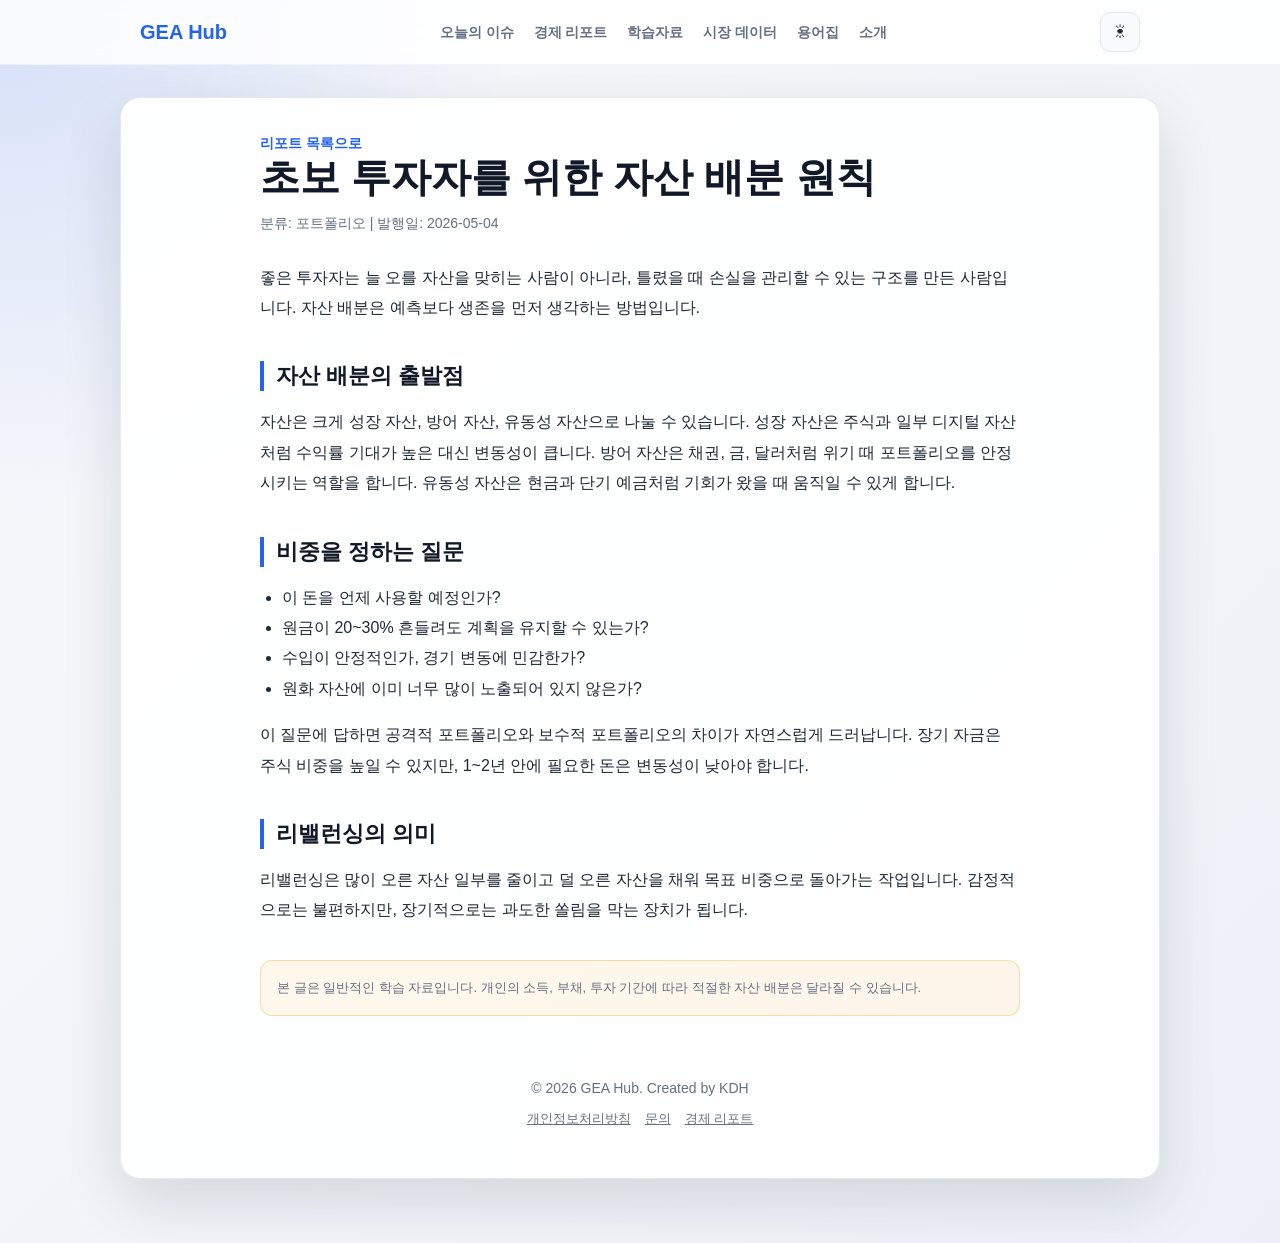
<file: report-asset-allocation.html>
<!DOCTYPE html>
<html lang="ko">
<head>
    <script type="text/javascript">
    (function(c,l,a,r,i,t,y){
        c[a]=c[a]||function(){(c[a].q=c[a].q||[]).push(arguments)};
        t=l.createElement(r);t.async=1;t.src="https://www.clarity.ms/tag/"+i;
        y=l.getElementsByTagName(r)[0];y.parentNode.insertBefore(t,y);
    })(window, document, "clarity", "script", "wlubtld15a");
    </script>
<!-- Google tag (gtag.js) -->
<script async src="https://www.googletagmanager.com/gtag/js?id=G-5CZZ936JFN"></script>
<script>
  window.dataLayer = window.dataLayer || [];
  function gtag(){dataLayer.push(arguments);}
  gtag('js', new Date());

  gtag('config', 'G-5CZZ936JFN');
</script>

  <meta charset="UTF-8">
  <meta name="viewport" content="width=device-width, initial-scale=1.0">
  <title>초보 투자자를 위한 자산 배분 원칙 - GEA Hub</title>
  <meta name="description" content="주식, 채권, 현금, 원자재, 달러 자산을 나누는 기본 원칙을 설명합니다.">
  <meta name="google-adsense-account" content="ca-pub-2318911583209270">
  <script async src="https://pagead2.googlesyndication.com/pagead/js/adsbygoogle.js?client=ca-pub-2318911583209270" crossorigin="anonymous"></script>
  <link rel="stylesheet" href="style.css">
</head>
<body>
  <nav class="navbar"><div class="nav-container"><a href="index.html" class="nav-logo">GEA Hub</a><ul class="nav-links"><li><a href="daily.html">오늘의 이슈</a></li><li><a href="articles.html">경제 리포트</a></li><li><a href="learning.html">학습자료</a></li><li><a href="market.html">시장 데이터</a></li><li><a href="glossary.html">용어집</a></li><li><a href="about.html">소개</a></li></ul><button id="modeToggle" class="mode-toggle" aria-label="다크 모드 토글" title="화면 모드 변경">☀</button></div></nav>
  <main class="container">
    <article class="article-layout">
      <a href="articles.html" class="text-link">리포트 목록으로</a>
      <h1>초보 투자자를 위한 자산 배분 원칙</h1>
      <div class="article-meta">분류: 포트폴리오 | 발행일: 2026-05-04</div>
      <p>좋은 투자자는 늘 오를 자산을 맞히는 사람이 아니라, 틀렸을 때 손실을 관리할 수 있는 구조를 만든 사람입니다. 자산 배분은 예측보다 생존을 먼저 생각하는 방법입니다.</p>
      <h2>자산 배분의 출발점</h2>
      <p>자산은 크게 성장 자산, 방어 자산, 유동성 자산으로 나눌 수 있습니다. 성장 자산은 주식과 일부 디지털 자산처럼 수익률 기대가 높은 대신 변동성이 큽니다. 방어 자산은 채권, 금, 달러처럼 위기 때 포트폴리오를 안정시키는 역할을 합니다. 유동성 자산은 현금과 단기 예금처럼 기회가 왔을 때 움직일 수 있게 합니다.</p>
      <h2>비중을 정하는 질문</h2>
      <ul>
        <li>이 돈을 언제 사용할 예정인가?</li>
        <li>원금이 20~30% 흔들려도 계획을 유지할 수 있는가?</li>
        <li>수입이 안정적인가, 경기 변동에 민감한가?</li>
        <li>원화 자산에 이미 너무 많이 노출되어 있지 않은가?</li>
      </ul>
      <p>이 질문에 답하면 공격적 포트폴리오와 보수적 포트폴리오의 차이가 자연스럽게 드러납니다. 장기 자금은 주식 비중을 높일 수 있지만, 1~2년 안에 필요한 돈은 변동성이 낮아야 합니다.</p>
      <h2>리밸런싱의 의미</h2>
      <p>리밸런싱은 많이 오른 자산 일부를 줄이고 덜 오른 자산을 채워 목표 비중으로 돌아가는 작업입니다. 감정적으로는 불편하지만, 장기적으로는 과도한 쏠림을 막는 장치가 됩니다.</p>
      <div class="disclosure-box">본 글은 일반적인 학습 자료입니다. 개인의 소득, 부채, 투자 기간에 따라 적절한 자산 배분은 달라질 수 있습니다.</div>
    </article>
    <footer class="footer"><p>&copy; 2026 GEA Hub. Created by KDH</p><p class="footer-links"><a href="privacy.html">개인정보처리방침</a><a href="contact.html">문의</a><a href="articles.html">경제 리포트</a></p></footer>
  </main>
  <script src="theme.js"></script>
</body>
</html>
</file>
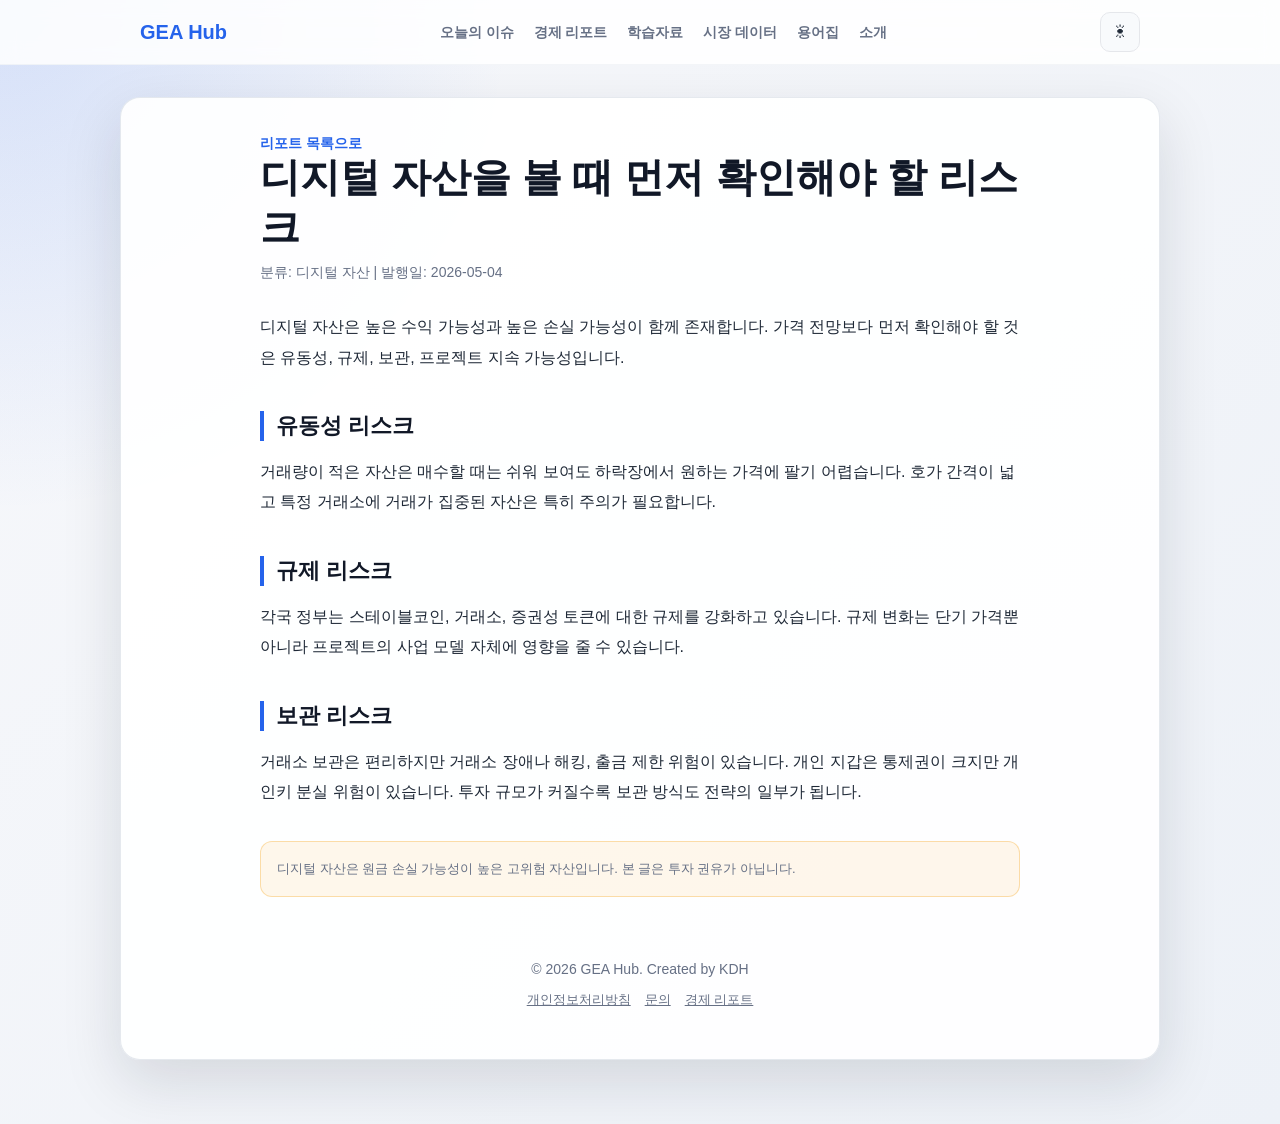
<file: report-crypto-risk.html>
<!DOCTYPE html>
<html lang="ko">
<head>
    <script type="text/javascript">
    (function(c,l,a,r,i,t,y){
        c[a]=c[a]||function(){(c[a].q=c[a].q||[]).push(arguments)};
        t=l.createElement(r);t.async=1;t.src="https://www.clarity.ms/tag/"+i;
        y=l.getElementsByTagName(r)[0];y.parentNode.insertBefore(t,y);
    })(window, document, "clarity", "script", "wlubtld15a");
    </script>
<!-- Google tag (gtag.js) -->
<script async src="https://www.googletagmanager.com/gtag/js?id=G-5CZZ936JFN"></script>
<script>
  window.dataLayer = window.dataLayer || [];
  function gtag(){dataLayer.push(arguments);}
  gtag('js', new Date());

  gtag('config', 'G-5CZZ936JFN');
</script>

  <meta charset="UTF-8">
  <meta name="viewport" content="width=device-width, initial-scale=1.0">
  <title>디지털 자산 리스크 점검 - GEA Hub</title>
  <meta name="description" content="디지털 자산 투자 전 확인해야 할 유동성, 규제, 보관, 가격 변동 리스크를 정리합니다.">
  <meta name="google-adsense-account" content="ca-pub-2318911583209270">
  <script async src="https://pagead2.googlesyndication.com/pagead/js/adsbygoogle.js?client=ca-pub-2318911583209270" crossorigin="anonymous"></script>
  <link rel="stylesheet" href="style.css">
</head>
<body>
  <nav class="navbar"><div class="nav-container"><a href="index.html" class="nav-logo">GEA Hub</a><ul class="nav-links"><li><a href="daily.html">오늘의 이슈</a></li><li><a href="articles.html">경제 리포트</a></li><li><a href="learning.html">학습자료</a></li><li><a href="market.html">시장 데이터</a></li><li><a href="glossary.html">용어집</a></li><li><a href="about.html">소개</a></li></ul><button id="modeToggle" class="mode-toggle" aria-label="다크 모드 토글" title="화면 모드 변경">☀</button></div></nav>
  <main class="container">
    <article class="article-layout">
      <a href="articles.html" class="text-link">리포트 목록으로</a>
      <h1>디지털 자산을 볼 때 먼저 확인해야 할 리스크</h1>
      <div class="article-meta">분류: 디지털 자산 | 발행일: 2026-05-04</div>
      <p>디지털 자산은 높은 수익 가능성과 높은 손실 가능성이 함께 존재합니다. 가격 전망보다 먼저 확인해야 할 것은 유동성, 규제, 보관, 프로젝트 지속 가능성입니다.</p>
      <h2>유동성 리스크</h2>
      <p>거래량이 적은 자산은 매수할 때는 쉬워 보여도 하락장에서 원하는 가격에 팔기 어렵습니다. 호가 간격이 넓고 특정 거래소에 거래가 집중된 자산은 특히 주의가 필요합니다.</p>
      <h2>규제 리스크</h2>
      <p>각국 정부는 스테이블코인, 거래소, 증권성 토큰에 대한 규제를 강화하고 있습니다. 규제 변화는 단기 가격뿐 아니라 프로젝트의 사업 모델 자체에 영향을 줄 수 있습니다.</p>
      <h2>보관 리스크</h2>
      <p>거래소 보관은 편리하지만 거래소 장애나 해킹, 출금 제한 위험이 있습니다. 개인 지갑은 통제권이 크지만 개인키 분실 위험이 있습니다. 투자 규모가 커질수록 보관 방식도 전략의 일부가 됩니다.</p>
      <div class="disclosure-box">디지털 자산은 원금 손실 가능성이 높은 고위험 자산입니다. 본 글은 투자 권유가 아닙니다.</div>
    </article>
    <footer class="footer"><p>&copy; 2026 GEA Hub. Created by KDH</p><p class="footer-links"><a href="privacy.html">개인정보처리방침</a><a href="contact.html">문의</a><a href="articles.html">경제 리포트</a></p></footer>
  </main>
  <script src="theme.js"></script>
</body>
</html>
</file>
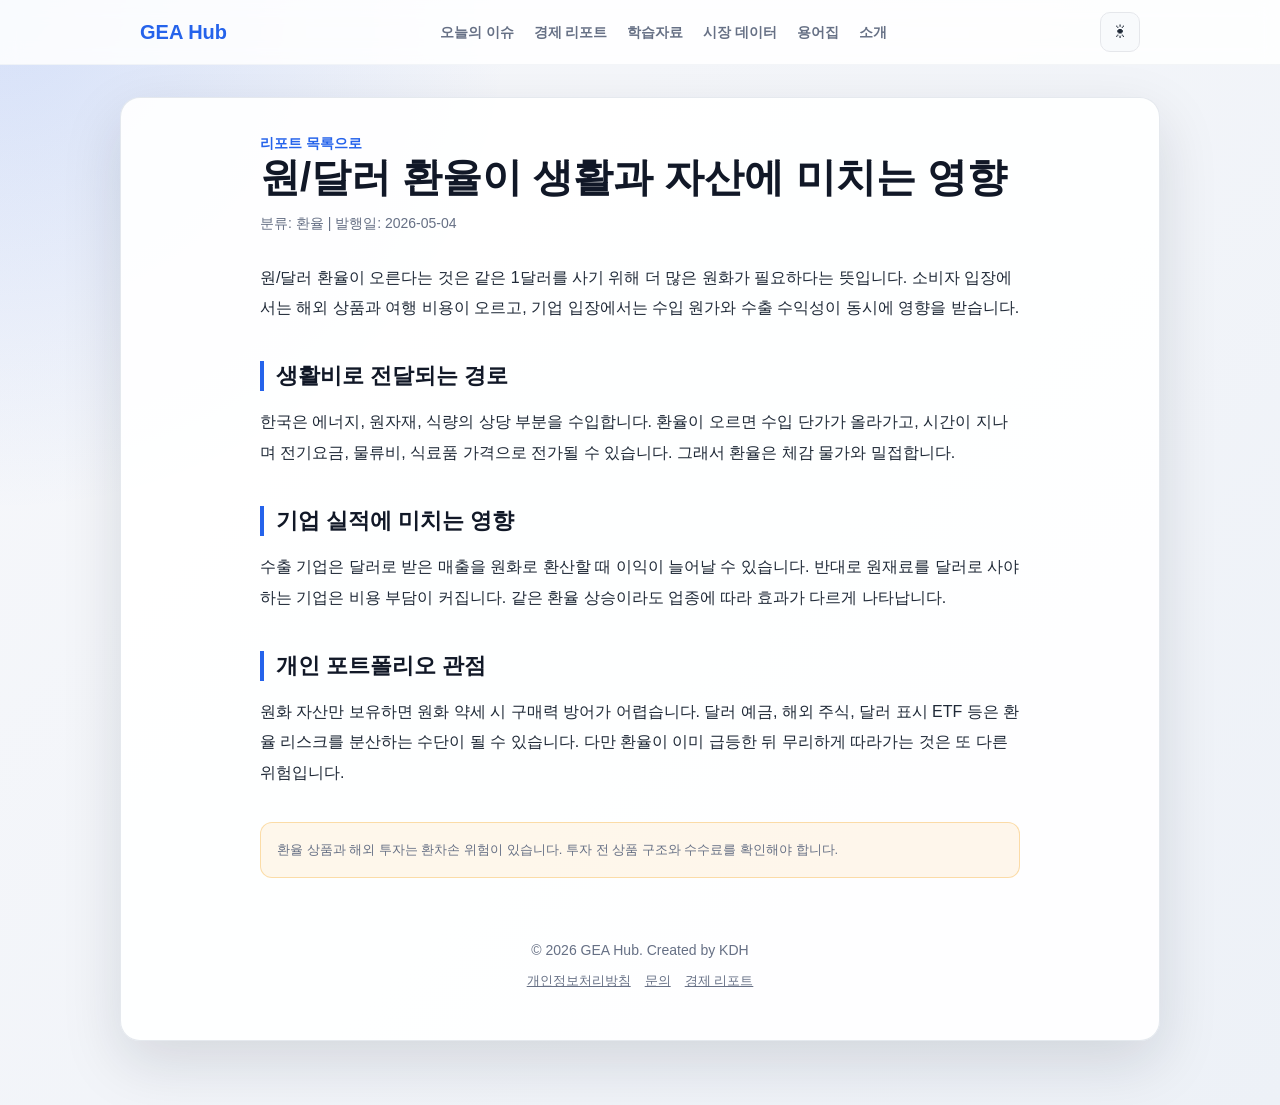
<file: report-fx-risk.html>
<!DOCTYPE html>
<html lang="ko">
<head>
    <script type="text/javascript">
    (function(c,l,a,r,i,t,y){
        c[a]=c[a]||function(){(c[a].q=c[a].q||[]).push(arguments)};
        t=l.createElement(r);t.async=1;t.src="https://www.clarity.ms/tag/"+i;
        y=l.getElementsByTagName(r)[0];y.parentNode.insertBefore(t,y);
    })(window, document, "clarity", "script", "wlubtld15a");
    </script>
<!-- Google tag (gtag.js) -->
<script async src="https://www.googletagmanager.com/gtag/js?id=G-5CZZ936JFN"></script>
<script>
  window.dataLayer = window.dataLayer || [];
  function gtag(){dataLayer.push(arguments);}
  gtag('js', new Date());

  gtag('config', 'G-5CZZ936JFN');
</script>

  <meta charset="UTF-8">
  <meta name="viewport" content="width=device-width, initial-scale=1.0">
  <title>원/달러 환율이 생활과 자산에 미치는 영향 - GEA Hub</title>
  <meta name="description" content="환율 상승과 하락이 수입물가, 기업 실적, 해외 투자 수익률에 미치는 영향을 설명합니다.">
  <meta name="google-adsense-account" content="ca-pub-2318911583209270">
  <script async src="https://pagead2.googlesyndication.com/pagead/js/adsbygoogle.js?client=ca-pub-2318911583209270" crossorigin="anonymous"></script>
  <link rel="stylesheet" href="style.css">
</head>
<body>
  <nav class="navbar"><div class="nav-container"><a href="index.html" class="nav-logo">GEA Hub</a><ul class="nav-links"><li><a href="daily.html">오늘의 이슈</a></li><li><a href="articles.html">경제 리포트</a></li><li><a href="learning.html">학습자료</a></li><li><a href="market.html">시장 데이터</a></li><li><a href="glossary.html">용어집</a></li><li><a href="about.html">소개</a></li></ul><button id="modeToggle" class="mode-toggle" aria-label="다크 모드 토글" title="화면 모드 변경">☀</button></div></nav>
  <main class="container">
    <article class="article-layout">
      <a href="articles.html" class="text-link">리포트 목록으로</a>
      <h1>원/달러 환율이 생활과 자산에 미치는 영향</h1>
      <div class="article-meta">분류: 환율 | 발행일: 2026-05-04</div>
      <p>원/달러 환율이 오른다는 것은 같은 1달러를 사기 위해 더 많은 원화가 필요하다는 뜻입니다. 소비자 입장에서는 해외 상품과 여행 비용이 오르고, 기업 입장에서는 수입 원가와 수출 수익성이 동시에 영향을 받습니다.</p>
      <h2>생활비로 전달되는 경로</h2>
      <p>한국은 에너지, 원자재, 식량의 상당 부분을 수입합니다. 환율이 오르면 수입 단가가 올라가고, 시간이 지나며 전기요금, 물류비, 식료품 가격으로 전가될 수 있습니다. 그래서 환율은 체감 물가와 밀접합니다.</p>
      <h2>기업 실적에 미치는 영향</h2>
      <p>수출 기업은 달러로 받은 매출을 원화로 환산할 때 이익이 늘어날 수 있습니다. 반대로 원재료를 달러로 사야 하는 기업은 비용 부담이 커집니다. 같은 환율 상승이라도 업종에 따라 효과가 다르게 나타납니다.</p>
      <h2>개인 포트폴리오 관점</h2>
      <p>원화 자산만 보유하면 원화 약세 시 구매력 방어가 어렵습니다. 달러 예금, 해외 주식, 달러 표시 ETF 등은 환율 리스크를 분산하는 수단이 될 수 있습니다. 다만 환율이 이미 급등한 뒤 무리하게 따라가는 것은 또 다른 위험입니다.</p>
      <div class="disclosure-box">환율 상품과 해외 투자는 환차손 위험이 있습니다. 투자 전 상품 구조와 수수료를 확인해야 합니다.</div>
    </article>
    <footer class="footer"><p>&copy; 2026 GEA Hub. Created by KDH</p><p class="footer-links"><a href="privacy.html">개인정보처리방침</a><a href="contact.html">문의</a><a href="articles.html">경제 리포트</a></p></footer>
  </main>
  <script src="theme.js"></script>
</body>
</html>
</file>
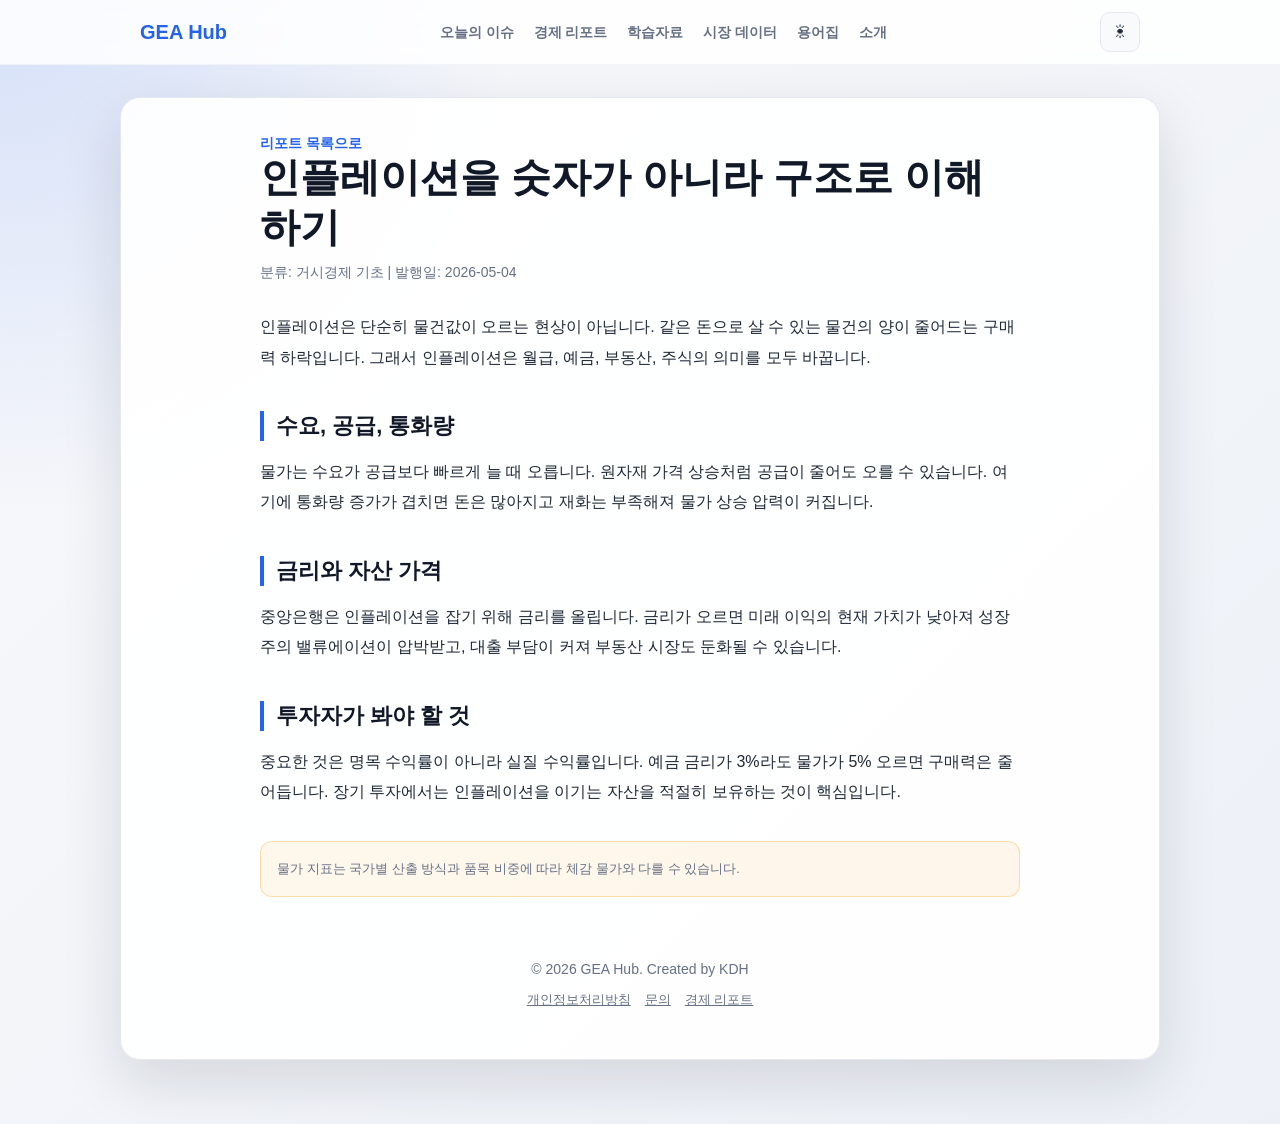
<file: report-inflation.html>
<!DOCTYPE html>
<html lang="ko">
<head>
    <script type="text/javascript">
    (function(c,l,a,r,i,t,y){
        c[a]=c[a]||function(){(c[a].q=c[a].q||[]).push(arguments)};
        t=l.createElement(r);t.async=1;t.src="https://www.clarity.ms/tag/"+i;
        y=l.getElementsByTagName(r)[0];y.parentNode.insertBefore(t,y);
    })(window, document, "clarity", "script", "wlubtld15a");
    </script>
<!-- Google tag (gtag.js) -->
<script async src="https://www.googletagmanager.com/gtag/js?id=G-5CZZ936JFN"></script>
<script>
  window.dataLayer = window.dataLayer || [];
  function gtag(){dataLayer.push(arguments);}
  gtag('js', new Date());

  gtag('config', 'G-5CZZ936JFN');
</script>

  <meta charset="UTF-8">
  <meta name="viewport" content="width=device-width, initial-scale=1.0">
  <title>인플레이션을 구조로 이해하기 - GEA Hub</title>
  <meta name="description" content="물가 상승, 통화량, 금리, 실질 구매력의 관계를 투자자 관점에서 설명합니다.">
  <meta name="google-adsense-account" content="ca-pub-2318911583209270">
  <script async src="https://pagead2.googlesyndication.com/pagead/js/adsbygoogle.js?client=ca-pub-2318911583209270" crossorigin="anonymous"></script>
  <link rel="stylesheet" href="style.css">
</head>
<body>
  <nav class="navbar"><div class="nav-container"><a href="index.html" class="nav-logo">GEA Hub</a><ul class="nav-links"><li><a href="daily.html">오늘의 이슈</a></li><li><a href="articles.html">경제 리포트</a></li><li><a href="learning.html">학습자료</a></li><li><a href="market.html">시장 데이터</a></li><li><a href="glossary.html">용어집</a></li><li><a href="about.html">소개</a></li></ul><button id="modeToggle" class="mode-toggle" aria-label="다크 모드 토글" title="화면 모드 변경">☀</button></div></nav>
  <main class="container">
    <article class="article-layout">
      <a href="articles.html" class="text-link">리포트 목록으로</a>
      <h1>인플레이션을 숫자가 아니라 구조로 이해하기</h1>
      <div class="article-meta">분류: 거시경제 기초 | 발행일: 2026-05-04</div>
      <p>인플레이션은 단순히 물건값이 오르는 현상이 아닙니다. 같은 돈으로 살 수 있는 물건의 양이 줄어드는 구매력 하락입니다. 그래서 인플레이션은 월급, 예금, 부동산, 주식의 의미를 모두 바꿉니다.</p>
      <h2>수요, 공급, 통화량</h2>
      <p>물가는 수요가 공급보다 빠르게 늘 때 오릅니다. 원자재 가격 상승처럼 공급이 줄어도 오를 수 있습니다. 여기에 통화량 증가가 겹치면 돈은 많아지고 재화는 부족해져 물가 상승 압력이 커집니다.</p>
      <h2>금리와 자산 가격</h2>
      <p>중앙은행은 인플레이션을 잡기 위해 금리를 올립니다. 금리가 오르면 미래 이익의 현재 가치가 낮아져 성장주의 밸류에이션이 압박받고, 대출 부담이 커져 부동산 시장도 둔화될 수 있습니다.</p>
      <h2>투자자가 봐야 할 것</h2>
      <p>중요한 것은 명목 수익률이 아니라 실질 수익률입니다. 예금 금리가 3%라도 물가가 5% 오르면 구매력은 줄어듭니다. 장기 투자에서는 인플레이션을 이기는 자산을 적절히 보유하는 것이 핵심입니다.</p>
      <div class="disclosure-box">물가 지표는 국가별 산출 방식과 품목 비중에 따라 체감 물가와 다를 수 있습니다.</div>
    </article>
    <footer class="footer"><p>&copy; 2026 GEA Hub. Created by KDH</p><p class="footer-links"><a href="privacy.html">개인정보처리방침</a><a href="contact.html">문의</a><a href="articles.html">경제 리포트</a></p></footer>
  </main>
  <script src="theme.js"></script>
</body>
</html>
</file>
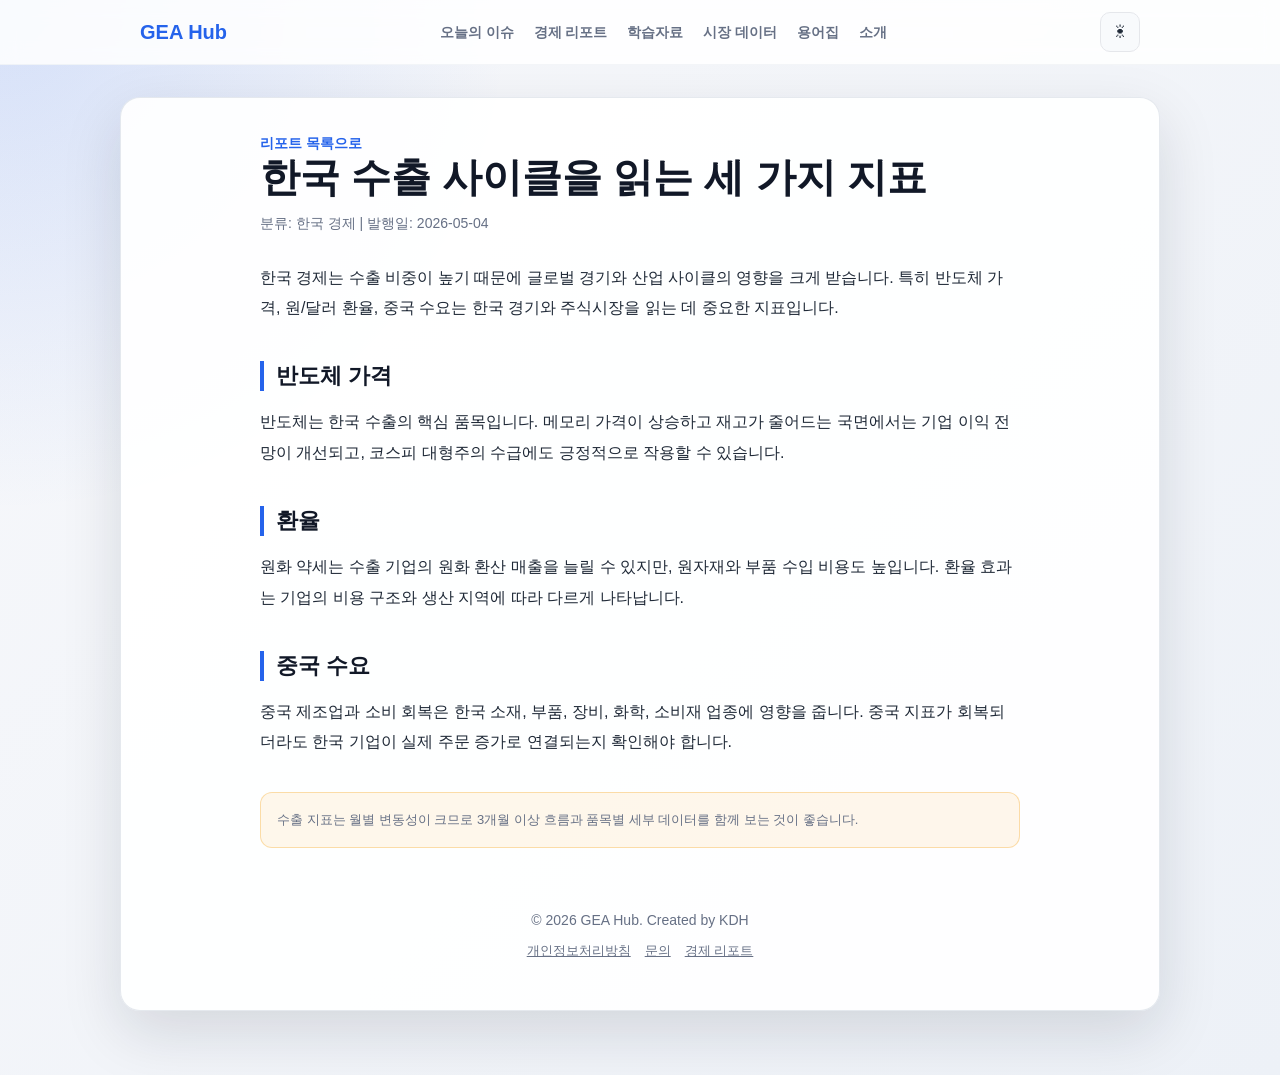
<file: report-korea-export.html>
<!DOCTYPE html>
<html lang="ko">
<head>
    <script type="text/javascript">
    (function(c,l,a,r,i,t,y){
        c[a]=c[a]||function(){(c[a].q=c[a].q||[]).push(arguments)};
        t=l.createElement(r);t.async=1;t.src="https://www.clarity.ms/tag/"+i;
        y=l.getElementsByTagName(r)[0];y.parentNode.insertBefore(t,y);
    })(window, document, "clarity", "script", "wlubtld15a");
    </script>
<!-- Google tag (gtag.js) -->
<script async src="https://www.googletagmanager.com/gtag/js?id=G-5CZZ936JFN"></script>
<script>
  window.dataLayer = window.dataLayer || [];
  function gtag(){dataLayer.push(arguments);}
  gtag('js', new Date());

  gtag('config', 'G-5CZZ936JFN');
</script>

  <meta charset="UTF-8">
  <meta name="viewport" content="width=device-width, initial-scale=1.0">
  <title>한국 수출 사이클을 읽는 세 가지 지표 - GEA Hub</title>
  <meta name="description" content="반도체 가격, 환율, 중국 수요를 통해 한국 수출 사이클을 해석하는 방법을 정리합니다.">
  <meta name="google-adsense-account" content="ca-pub-2318911583209270">
  <script async src="https://pagead2.googlesyndication.com/pagead/js/adsbygoogle.js?client=ca-pub-2318911583209270" crossorigin="anonymous"></script>
  <link rel="stylesheet" href="style.css">
</head>
<body>
  <nav class="navbar"><div class="nav-container"><a href="index.html" class="nav-logo">GEA Hub</a><ul class="nav-links"><li><a href="daily.html">오늘의 이슈</a></li><li><a href="articles.html">경제 리포트</a></li><li><a href="learning.html">학습자료</a></li><li><a href="market.html">시장 데이터</a></li><li><a href="glossary.html">용어집</a></li><li><a href="about.html">소개</a></li></ul><button id="modeToggle" class="mode-toggle" aria-label="다크 모드 토글" title="화면 모드 변경">☀</button></div></nav>
  <main class="container">
    <article class="article-layout">
      <a href="articles.html" class="text-link">리포트 목록으로</a>
      <h1>한국 수출 사이클을 읽는 세 가지 지표</h1>
      <div class="article-meta">분류: 한국 경제 | 발행일: 2026-05-04</div>
      <p>한국 경제는 수출 비중이 높기 때문에 글로벌 경기와 산업 사이클의 영향을 크게 받습니다. 특히 반도체 가격, 원/달러 환율, 중국 수요는 한국 경기와 주식시장을 읽는 데 중요한 지표입니다.</p>
      <h2>반도체 가격</h2>
      <p>반도체는 한국 수출의 핵심 품목입니다. 메모리 가격이 상승하고 재고가 줄어드는 국면에서는 기업 이익 전망이 개선되고, 코스피 대형주의 수급에도 긍정적으로 작용할 수 있습니다.</p>
      <h2>환율</h2>
      <p>원화 약세는 수출 기업의 원화 환산 매출을 늘릴 수 있지만, 원자재와 부품 수입 비용도 높입니다. 환율 효과는 기업의 비용 구조와 생산 지역에 따라 다르게 나타납니다.</p>
      <h2>중국 수요</h2>
      <p>중국 제조업과 소비 회복은 한국 소재, 부품, 장비, 화학, 소비재 업종에 영향을 줍니다. 중국 지표가 회복되더라도 한국 기업이 실제 주문 증가로 연결되는지 확인해야 합니다.</p>
      <div class="disclosure-box">수출 지표는 월별 변동성이 크므로 3개월 이상 흐름과 품목별 세부 데이터를 함께 보는 것이 좋습니다.</div>
    </article>
    <footer class="footer"><p>&copy; 2026 GEA Hub. Created by KDH</p><p class="footer-links"><a href="privacy.html">개인정보처리방침</a><a href="contact.html">문의</a><a href="articles.html">경제 리포트</a></p></footer>
  </main>
  <script src="theme.js"></script>
</body>
</html>
</file>
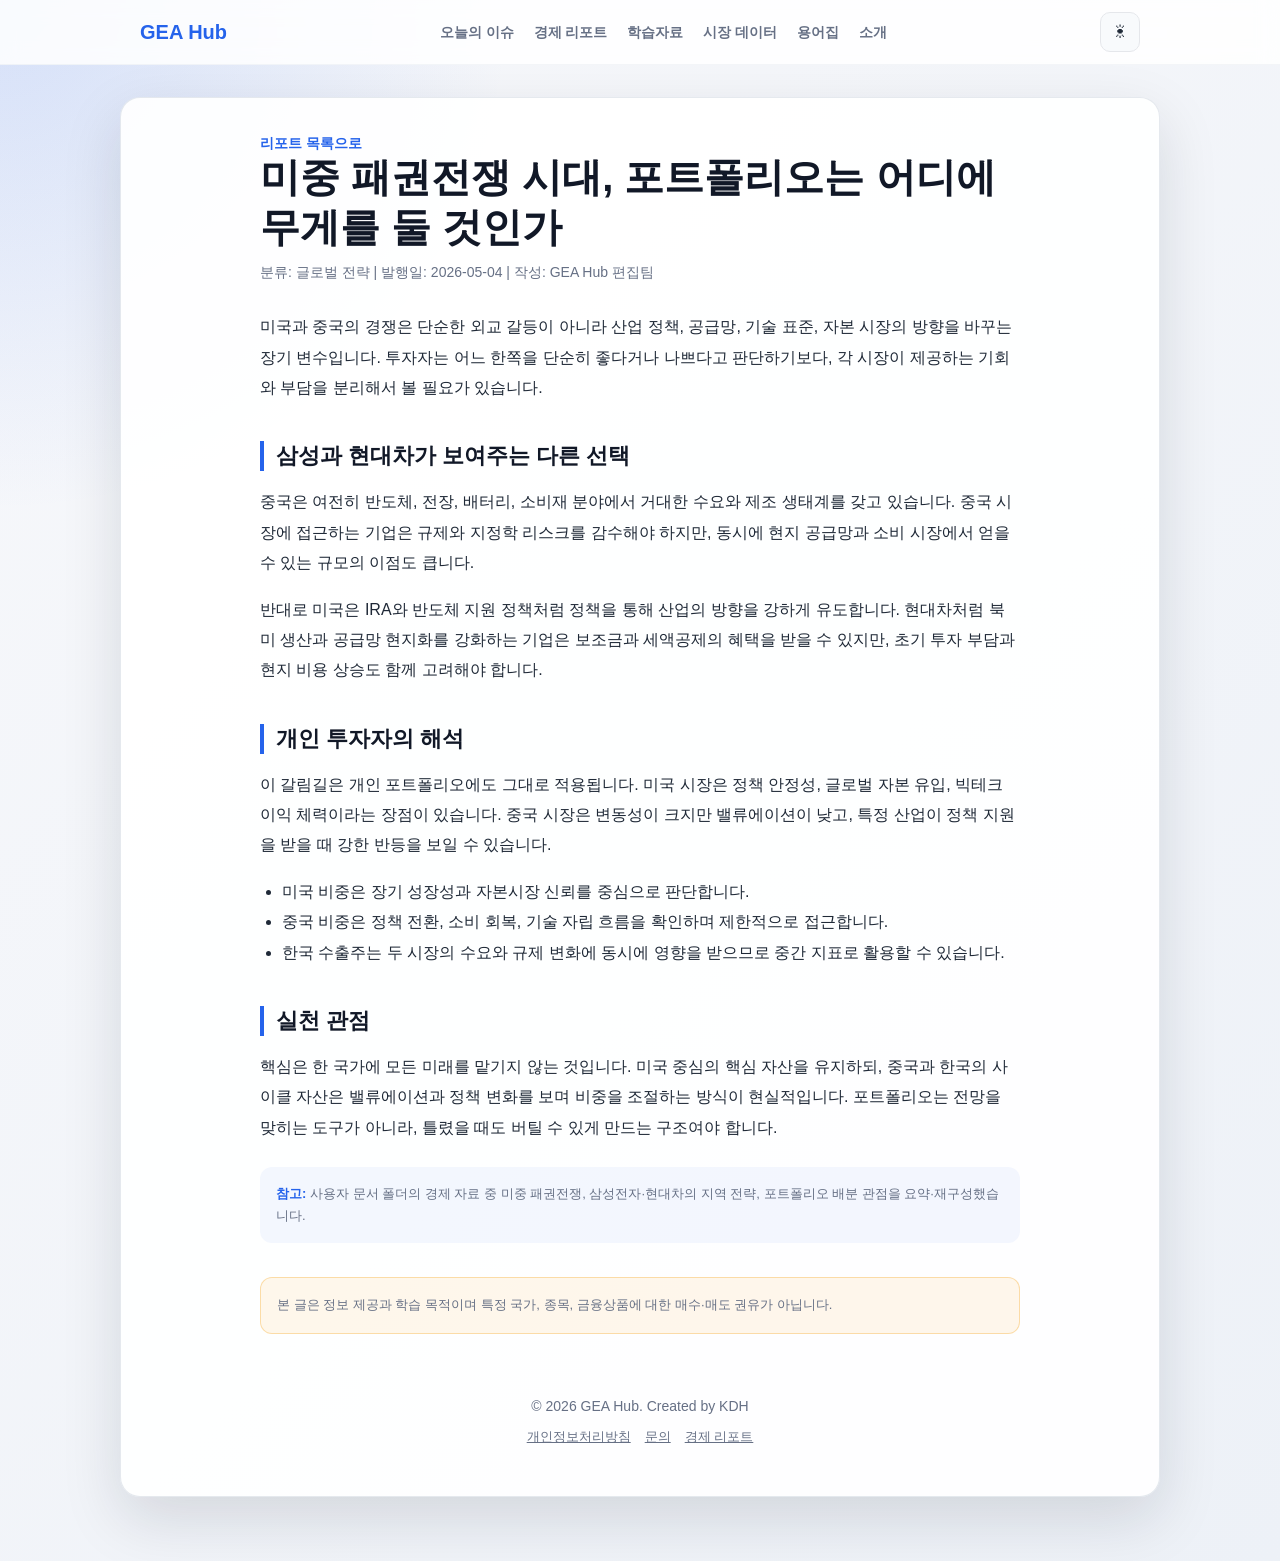
<file: report-us-china.html>
<!DOCTYPE html>
<html lang="ko">
<head>
    <script type="text/javascript">
    (function(c,l,a,r,i,t,y){
        c[a]=c[a]||function(){(c[a].q=c[a].q||[]).push(arguments)};
        t=l.createElement(r);t.async=1;t.src="https://www.clarity.ms/tag/"+i;
        y=l.getElementsByTagName(r)[0];y.parentNode.insertBefore(t,y);
    })(window, document, "clarity", "script", "wlubtld15a");
    </script>
<!-- Google tag (gtag.js) -->
<script async src="https://www.googletagmanager.com/gtag/js?id=G-5CZZ936JFN"></script>
<script>
  window.dataLayer = window.dataLayer || [];
  function gtag(){dataLayer.push(arguments);}
  gtag('js', new Date());

  gtag('config', 'G-5CZZ936JFN');
</script>

  <meta charset="UTF-8">
  <meta name="viewport" content="width=device-width, initial-scale=1.0">
  <title>미중 패권전쟁 시대의 포트폴리오 전략 - GEA Hub</title>
  <meta name="description" content="미국과 중국의 산업 전략, 삼성전자와 현대차 사례를 통해 포트폴리오 배분 관점을 정리합니다.">
  <meta name="google-adsense-account" content="ca-pub-2318911583209270">
  <script async src="https://pagead2.googlesyndication.com/pagead/js/adsbygoogle.js?client=ca-pub-2318911583209270" crossorigin="anonymous"></script>
  <link rel="stylesheet" href="style.css">
</head>
<body>
  <nav class="navbar"><div class="nav-container"><a href="index.html" class="nav-logo">GEA Hub</a><ul class="nav-links"><li><a href="daily.html">오늘의 이슈</a></li><li><a href="articles.html">경제 리포트</a></li><li><a href="learning.html">학습자료</a></li><li><a href="market.html">시장 데이터</a></li><li><a href="glossary.html">용어집</a></li><li><a href="about.html">소개</a></li></ul><button id="modeToggle" class="mode-toggle" aria-label="다크 모드 토글" title="화면 모드 변경">☀</button></div></nav>
  <main class="container">
    <article class="article-layout">
      <a href="articles.html" class="text-link">리포트 목록으로</a>
      <h1>미중 패권전쟁 시대, 포트폴리오는 어디에 무게를 둘 것인가</h1>
      <div class="article-meta">분류: 글로벌 전략 | 발행일: 2026-05-04 | 작성: GEA Hub 편집팀</div>
      <p>미국과 중국의 경쟁은 단순한 외교 갈등이 아니라 산업 정책, 공급망, 기술 표준, 자본 시장의 방향을 바꾸는 장기 변수입니다. 투자자는 어느 한쪽을 단순히 좋다거나 나쁘다고 판단하기보다, 각 시장이 제공하는 기회와 부담을 분리해서 볼 필요가 있습니다.</p>
      <h2>삼성과 현대차가 보여주는 다른 선택</h2>
      <p>중국은 여전히 반도체, 전장, 배터리, 소비재 분야에서 거대한 수요와 제조 생태계를 갖고 있습니다. 중국 시장에 접근하는 기업은 규제와 지정학 리스크를 감수해야 하지만, 동시에 현지 공급망과 소비 시장에서 얻을 수 있는 규모의 이점도 큽니다.</p>
      <p>반대로 미국은 IRA와 반도체 지원 정책처럼 정책을 통해 산업의 방향을 강하게 유도합니다. 현대차처럼 북미 생산과 공급망 현지화를 강화하는 기업은 보조금과 세액공제의 혜택을 받을 수 있지만, 초기 투자 부담과 현지 비용 상승도 함께 고려해야 합니다.</p>
      <h2>개인 투자자의 해석</h2>
      <p>이 갈림길은 개인 포트폴리오에도 그대로 적용됩니다. 미국 시장은 정책 안정성, 글로벌 자본 유입, 빅테크 이익 체력이라는 장점이 있습니다. 중국 시장은 변동성이 크지만 밸류에이션이 낮고, 특정 산업이 정책 지원을 받을 때 강한 반등을 보일 수 있습니다.</p>
      <ul>
        <li>미국 비중은 장기 성장성과 자본시장 신뢰를 중심으로 판단합니다.</li>
        <li>중국 비중은 정책 전환, 소비 회복, 기술 자립 흐름을 확인하며 제한적으로 접근합니다.</li>
        <li>한국 수출주는 두 시장의 수요와 규제 변화에 동시에 영향을 받으므로 중간 지표로 활용할 수 있습니다.</li>
      </ul>
      <h2>실천 관점</h2>
      <p>핵심은 한 국가에 모든 미래를 맡기지 않는 것입니다. 미국 중심의 핵심 자산을 유지하되, 중국과 한국의 사이클 자산은 밸류에이션과 정책 변화를 보며 비중을 조절하는 방식이 현실적입니다. 포트폴리오는 전망을 맞히는 도구가 아니라, 틀렸을 때도 버틸 수 있게 만드는 구조여야 합니다.</p>
      <div class="source-box"><strong>참고:</strong> 사용자 문서 폴더의 경제 자료 중 미중 패권전쟁, 삼성전자·현대차의 지역 전략, 포트폴리오 배분 관점을 요약·재구성했습니다.</div>
      <div class="disclosure-box">본 글은 정보 제공과 학습 목적이며 특정 국가, 종목, 금융상품에 대한 매수·매도 권유가 아닙니다.</div>
    </article>
    <footer class="footer"><p>&copy; 2026 GEA Hub. Created by KDH</p><p class="footer-links"><a href="privacy.html">개인정보처리방침</a><a href="contact.html">문의</a><a href="articles.html">경제 리포트</a></p></footer>
  </main>
  <script src="theme.js"></script>
</body>
</html>
</file>
<file: style.css>
:root {
  --nav-bg: rgba(255, 255, 255, 0.85);
  --nav-border: rgba(148, 163, 184, 0.1);
  --bg-gradient: radial-gradient(circle at top left, rgba(37, 99, 235, 0.16), transparent 32rem),
                 linear-gradient(135deg, #f7f8fb 0%, #edf1f7 100%);
  --text-primary: #1f2937;
  --text-secondary: #667085;
  --text-header: #111827;
  --container-bg: rgba(255, 255, 255, 0.92);
  --container-border: rgba(148, 163, 184, 0.24);
  --container-shadow: 0 22px 60px rgba(15, 23, 42, 0.13);
  --hero-bg: linear-gradient(135deg, rgba(37, 99, 235, 0.1), rgba(20, 184, 166, 0.08));
  --set-bg: #f8fafc;
  --set-border: #e5e7eb;
  --set-title: #344054;
  --accent-color: #2563eb;
  --ai-bg: rgba(37, 99, 235, 0.05);
  --up-color: #ef4444;
  --down-color: #3b82f6;
}

.dark-mode {
  --nav-bg: rgba(15, 23, 42, 0.85);
  --nav-border: rgba(51, 65, 85, 0.3);
  --bg-gradient: radial-gradient(circle at top left, rgba(37, 99, 235, 0.1), transparent 32rem),
                 linear-gradient(135deg, #0f172a 0%, #1e293b 100%);
  --text-primary: #f1f5f9;
  --text-secondary: #94a3b8;
  --text-header: #f8fafc;
  --container-bg: rgba(30, 41, 59, 0.92);
  --container-border: rgba(51, 65, 85, 0.4);
  --container-shadow: 0 22px 60px rgba(0, 0, 0, 0.3);
  --hero-bg: linear-gradient(135deg, rgba(96, 165, 250, 0.14), rgba(45, 212, 191, 0.08));
  --set-bg: #1e293b;
  --set-border: #334155;
  --set-title: #cbd5e1;
  --accent-color: #60a5fa;
  --ai-bg: rgba(96, 165, 250, 0.1);
}

* {
  box-sizing: border-box;
}

body {
  min-height: 100vh;
  margin: 0;
  font-family: Arial, "Apple SD Gothic Neo", "Noto Sans KR", sans-serif;
  background: var(--bg-gradient);
  color: var(--text-primary);
  display: flex;
  flex-direction: column;
  align-items: center;
  padding: 0 0 64px;
  transition: background 0.3s ease, color 0.3s ease;
  scroll-behavior: smooth;
}

a {
  color: inherit;
}

.navbar {
  position: sticky;
  top: 0;
  width: 100%;
  z-index: 1000;
  background: var(--nav-bg);
  backdrop-filter: blur(10px);
  border-bottom: 1px solid var(--nav-border);
  margin-bottom: 32px;
}

.nav-container {
  max-width: 1040px;
  margin: 0 auto;
  display: flex;
  align-items: center;
  justify-content: space-between;
  padding: 12px 20px;
}

.nav-logo {
  font-size: 20px;
  font-weight: 900;
  color: var(--accent-color);
  text-decoration: none;
}

.nav-links {
  display: flex;
  list-style: none;
  gap: 20px;
  margin: 0;
  padding: 0;
}

.nav-links a {
  text-decoration: none;
  color: var(--text-secondary);
  font-size: 14px;
  font-weight: 600;
  transition: color 0.2s ease;
}

.nav-links a:hover {
  color: var(--accent-color);
}

.container {
  width: min(94%, 1040px);
  background: var(--container-bg);
  border: 1px solid var(--container-border);
  border-radius: 20px;
  box-shadow: var(--container-shadow);
  padding: 36px;
  transition: all 0.3s ease;
}

.hub-header {
  margin-bottom: 48px;
}

.hub-header h1 {
  font-size: clamp(28px, 5vw, 42px);
  line-height: 1.18;
  margin: 0 0 14px;
  color: var(--text-header);
  letter-spacing: 0;
}

.hub-header p {
  color: var(--text-secondary);
  font-size: 18px;
  line-height: 1.7;
  margin: 0;
}

.hero-panel {
  position: relative;
  padding: clamp(32px, 6vw, 56px);
  overflow: hidden;
  background: var(--hero-bg);
  border: 1px solid var(--container-border);
  border-radius: 18px;
}

.hero-panel::after {
  content: "";
  position: absolute;
  inset: 0;
  background:
    linear-gradient(90deg, rgba(37, 99, 235, 0.08) 1px, transparent 1px),
    linear-gradient(0deg, rgba(20, 184, 166, 0.08) 1px, transparent 1px);
  background-size: 64px 64px;
  mask-image: linear-gradient(90deg, transparent 0%, black 52%, black 100%);
  opacity: 0.55;
  pointer-events: none;
}

.hero-panel > * {
  position: relative;
  z-index: 1;
}

.eyebrow,
.section-kicker {
  margin: 0 0 8px;
  color: var(--accent-color);
  font-size: 12px;
  font-weight: 800;
  letter-spacing: 0;
  text-transform: uppercase;
}

.hero-actions {
  display: flex;
  flex-wrap: wrap;
  gap: 12px;
  margin-top: 28px;
}

.primary-link,
.secondary-link,
.text-link {
  display: inline-flex;
  align-items: center;
  justify-content: center;
  min-height: 44px;
  padding: 0 18px;
  border-radius: 10px;
  font-size: 14px;
  font-weight: 800;
  text-decoration: none;
}

.primary-link {
  background: var(--accent-color);
  color: #fff;
}

.secondary-link {
  color: var(--accent-color);
  background: var(--set-bg);
  border: 1px solid var(--set-border);
}

.text-link {
  min-height: auto;
  padding: 0;
  color: var(--accent-color);
}

.hero-stats {
  display: grid;
  grid-template-columns: repeat(3, minmax(0, 1fr));
  gap: 12px;
  max-width: 560px;
  margin-top: 34px;
}

.hero-stats div {
  padding: 14px;
  background: rgba(255, 255, 255, 0.62);
  border: 1px solid var(--container-border);
  border-radius: 12px;
}

.dark-mode .hero-stats div {
  background: rgba(15, 23, 42, 0.35);
}

.hero-stats strong {
  display: block;
  color: var(--text-header);
  font-size: 15px;
}

.hero-stats span {
  display: block;
  margin-top: 4px;
  color: var(--text-secondary);
  font-size: 13px;
}

.info-section {
  margin-top: 56px;
  padding-top: 44px;
  border-top: 1px dashed var(--container-border);
}

.info-section h2 {
  font-size: 24px;
  color: var(--text-header);
  margin: 0;
}

.section-header {
  display: flex;
  justify-content: space-between;
  align-items: center;
  margin-bottom: 28px;
  flex-wrap: wrap;
  gap: 16px;
}

.section-header.compact {
  align-items: flex-end;
}

.archive-selector select {
  padding: 8px 16px;
  border-radius: 10px;
  border: 1px solid var(--set-border);
  background: var(--set-bg);
  color: var(--text-primary);
  font-size: 14px;
  font-weight: 600;
  cursor: pointer;
  outline: none;
  transition: border-color 0.2s;
}

.archive-selector select:hover {
  border-color: var(--accent-color);
}

.issue-group h3 {
  font-size: 18px;
  margin-bottom: 16px;
  padding-left: 10px;
  border-left: 4px solid var(--accent-color);
}

.issue-group-spaced {
  margin-top: 32px;
}

/* Card Grid */
.card-grid {
  display: grid;
  grid-template-columns: repeat(auto-fit, minmax(240px, 1fr));
  gap: 20px;
}

.data-card {
  padding: 20px;
  background: var(--set-bg);
  border: 1px solid var(--set-border);
  border-radius: 12px;
}

.data-card h4 {
  font-size: 16px;
  margin: 0 0 10px;
  color: var(--text-header);
}

.data-card p {
  font-size: 14px;
  line-height: 1.5;
  margin-bottom: 12px;
}

/* Table Modernization */
.table-wrapper {
  width: 100%;
  overflow-x: auto;
  border-radius: 12px;
  border: 1px solid var(--set-border);
  background: var(--set-bg);
  margin-top: 16px;
}

.data-table {
  width: 100%;
  border-collapse: collapse;
  text-align: left;
  min-width: 600px;
}

.data-table th {
  padding: 16px;
  background: var(--nav-bg);
  color: var(--text-secondary);
  font-size: 13px;
  font-weight: 700;
  text-transform: uppercase;
  letter-spacing: 0.05em;
  border-bottom: 1px solid var(--set-border);
}

.data-table td {
  padding: 18px 16px;
  border-bottom: 1px solid var(--set-border);
  font-size: 15px;
  color: var(--text-primary);
  vertical-align: middle;
}

.data-table tr:last-child td {
  border-bottom: none;
}

.data-table tr:hover {
  background: rgba(37, 99, 235, 0.03);
}

.dark-mode .data-table tr:hover {
  background: rgba(96, 165, 250, 0.03);
}

.apy-badge {
  display: inline-block;
  padding: 6px 12px;
  background: rgba(37, 99, 235, 0.1);
  color: var(--accent-color);
  border-radius: 8px;
  font-weight: 800;
  font-size: 14px;
  white-space: nowrap;
}

.asset-name {
  font-weight: 700;
  color: var(--text-header);
}

.ai-analysis {
  padding: 12px;
  background: var(--ai-bg);
  border-radius: 10px;
  font-size: 13px;
  line-height: 1.5;
  color: var(--text-secondary);
}

.ai-analysis strong {
  color: var(--accent-color);
}

.note-block {
  margin-top: 16px;
}

/* Expert Grid */
.expert-grid {
  display: grid;
  grid-template-columns: repeat(auto-fit, minmax(300px, 1fr));
  gap: 20px;
}

.expert-card {
  display: block;
  padding: 24px;
  background: var(--set-bg);
  color: var(--text-primary);
  text-decoration: none;
  border-radius: 12px;
  border: 1px solid var(--set-border);
  cursor: pointer;
  transition: transform 0.2s, box-shadow 0.2s, border-color 0.2s;
}

.expert-card:hover {
  transform: translateY(-5px);
  box-shadow: 0 12px 24px rgba(0, 0, 0, 0.1);
  border-color: var(--accent-color);
}

.expert-header {
  display: flex;
  justify-content: space-between;
  align-items: flex-start;
  gap: 12px;
  margin-bottom: 16px;
}

.expert-header h3 {
  font-size: 18px;
  margin: 0;
  color: var(--accent-color);
}

.tag {
  font-size: 11px;
  padding: 4px 8px;
  background: var(--accent-color);
  color: white;
  border-radius: 999px;
  font-weight: bold;
}

.expert-card p {
  font-size: 15px;
  line-height: 1.6;
  margin: 0;
  color: var(--text-secondary);
}

.data-group h3 {
  font-size: 18px;
  margin-bottom: 20px;
  padding-left: 10px;
  border-left: 4px solid var(--accent-color);
}

.data-group + .data-group {
  margin-top: 32px;
}

.market-grid {
  display: grid;
  grid-template-columns: repeat(auto-fit, minmax(200px, 1fr));
  gap: 16px;
}

.market-box {
  padding: 20px;
  background: var(--set-bg);
  border: 1px solid var(--set-border);
  border-radius: 12px;
}

.market-box h4 {
  font-size: 15px;
  margin: 0 0 12px;
  color: var(--text-secondary);
}

.market-data {
  display: grid;
  gap: 10px;
}

.data-row {
  display: flex;
  justify-content: space-between;
  font-size: 14px;
}

.data-row span {
  color: var(--text-primary);
}

.data-row.up strong { color: var(--up-color); }
.data-row.down strong { color: var(--down-color); }

/* Indicator Item Style */
.indicator-item {
  padding: 16px;
  background: var(--set-bg);
  border: 1px solid var(--set-border);
  border-radius: 12px;
  display: flex;
  flex-direction: column;
  gap: 6px;
}

.indicator-item span {
  font-size: 13px;
  color: var(--text-secondary);
}

.indicator-item strong {
  font-size: 16px;
}

.indicator-item strong.up { color: var(--up-color); }
.indicator-item strong.down { color: var(--down-color); }

.summary-box {
  display: grid;
  gap: 14px;
  padding: 20px;
  background: var(--set-bg);
  border: 1px solid var(--set-border);
  border-radius: 12px;
}

.summary-row {
  padding-bottom: 14px;
  border-bottom: 1px solid var(--set-border);
  color: var(--text-primary);
  line-height: 1.7;
}

.summary-row:last-child {
  padding-bottom: 0;
  border-bottom: none;
}

.summary-row strong {
  color: var(--text-header);
}

.summary-row.accent {
  color: var(--text-secondary);
}

.left-header {
  text-align: left;
}

/* Expert Grid */
.mode-toggle {
  width: 40px;
  height: 40px;
  background: var(--set-bg);
  border: 1px solid var(--set-border);
  cursor: pointer;
  padding: 0;
  border-radius: 10px;
  font-size: 18px;
  color: var(--text-primary);
}

.contact-section {
  margin-top: 56px;
  padding-top: 44px;
  border-top: 1px dashed var(--container-border);
}

.contact-form {
  display: grid;
  gap: 16px;
}

.form-group label {
  display: block;
  margin-bottom: 8px;
  color: var(--text-header);
  font-size: 14px;
  font-weight: 800;
}

.form-group input, .form-group textarea {
  width: 100%;
  padding: 14px;
  border-radius: 10px;
  border: 1px solid var(--set-border);
  background: var(--set-bg);
  color: var(--text-primary);
  font: inherit;
}

.form-group textarea {
  resize: vertical;
}

.submit-btn {
  padding: 16px;
  background: var(--accent-color);
  color: white;
  border: none;
  border-radius: 12px;
  font-weight: bold;
  cursor: pointer;
  font: inherit;
}

.comments-section {
  margin-top: 40px;
  padding-top: 32px;
  border-top: 1px dashed var(--container-border);
}

.footer {
  margin-top: 64px;
  text-align: center;
  font-size: 14px;
  color: var(--text-secondary);
}

.footer-links {
  display: flex;
  justify-content: center;
  flex-wrap: wrap;
  gap: 14px;
  margin-top: 8px;
}

.footer-links a {
  color: var(--text-secondary);
  text-decoration: underline;
  font-size: 13px;
}

.page-intro {
  padding: 28px;
  background: var(--hero-bg);
  border: 1px solid var(--container-border);
  border-radius: 14px;
  margin-bottom: 34px;
}

.page-intro h1 {
  margin: 0 0 12px;
  color: var(--text-header);
  font-size: clamp(28px, 5vw, 40px);
  line-height: 1.2;
}

.page-intro p {
  margin: 0;
  color: var(--text-secondary);
  font-size: 17px;
  line-height: 1.7;
}

.content-grid {
  display: grid;
  grid-template-columns: repeat(auto-fit, minmax(240px, 1fr));
  gap: 18px;
}

.content-card {
  display: block;
  padding: 22px;
  color: var(--text-primary);
  text-decoration: none;
  background: var(--set-bg);
  border: 1px solid var(--set-border);
  border-radius: 12px;
  transition: transform 0.2s, border-color 0.2s, box-shadow 0.2s;
}

.content-card:hover {
  transform: translateY(-3px);
  border-color: var(--accent-color);
  box-shadow: 0 12px 24px rgba(15, 23, 42, 0.08);
}

.content-card h3 {
  margin: 0 0 10px;
  color: var(--text-header);
  font-size: 18px;
  line-height: 1.4;
}

.content-card p {
  margin: 0;
  color: var(--text-secondary);
  font-size: 14px;
  line-height: 1.7;
}

.meta-line {
  display: block;
  margin-bottom: 10px;
  color: var(--accent-color);
  font-size: 12px;
  font-weight: 800;
}

.article-layout {
  max-width: 760px;
  margin: 0 auto;
}

.article-layout h1 {
  margin: 0 0 12px;
  color: var(--text-header);
  font-size: clamp(28px, 5vw, 40px);
  line-height: 1.24;
}

.article-layout .article-meta {
  margin-bottom: 30px;
  color: var(--text-secondary);
  font-size: 14px;
}

.article-layout h2 {
  margin: 38px 0 14px;
  padding-left: 12px;
  border-left: 4px solid var(--accent-color);
  color: var(--text-header);
  font-size: 22px;
}

.article-layout p,
.article-layout li {
  color: var(--text-primary);
  font-size: 16px;
  line-height: 1.9;
}

.article-layout ul {
  padding-left: 22px;
}

.disclosure-box {
  padding: 16px;
  margin-top: 34px;
  background: rgba(245, 158, 11, 0.08);
  border: 1px solid rgba(245, 158, 11, 0.3);
  border-radius: 12px;
  color: var(--text-secondary);
  font-size: 13px;
  line-height: 1.7;
}

.source-box {
  padding: 16px;
  margin-top: 24px;
  background: var(--ai-bg);
  border-radius: 12px;
  color: var(--text-secondary);
  font-size: 13px;
  line-height: 1.7;
}

.source-box strong {
  color: var(--accent-color);
}

.simple-list {
  display: grid;
  gap: 14px;
  margin-top: 20px;
}

.simple-list a {
  padding: 16px;
  background: var(--set-bg);
  border: 1px solid var(--set-border);
  border-radius: 12px;
  color: var(--text-primary);
  text-decoration: none;
  font-weight: 700;
}

@media (max-width: 768px) {
  body {
    padding-bottom: 40px;
  }

  .navbar {
    margin-bottom: 18px;
  }

  .nav-container {
    padding: 10px 14px;
  }

  .nav-links {
    display: none;
  }

  .container {
    width: min(94%, 720px);
    padding: 18px 14px;
    border-radius: 16px;
  }

  .hero-panel {
    padding: 28px 20px;
  }

  .hub-header p {
    font-size: 16px;
  }

  .hero-stats {
    grid-template-columns: 1fr;
  }

  .info-section,
  .contact-section {
    margin-top: 42px;
    padding-top: 34px;
  }

  .section-header {
    align-items: flex-start;
  }

  .expert-header {
    display: grid;
  }

  .market-grid,
  .expert-grid,
  .card-grid {
    grid-template-columns: 1fr;
  }

  .data-row {
    gap: 14px;
  }

  .page-intro {
    padding: 24px 18px;
  }
}
</file>
